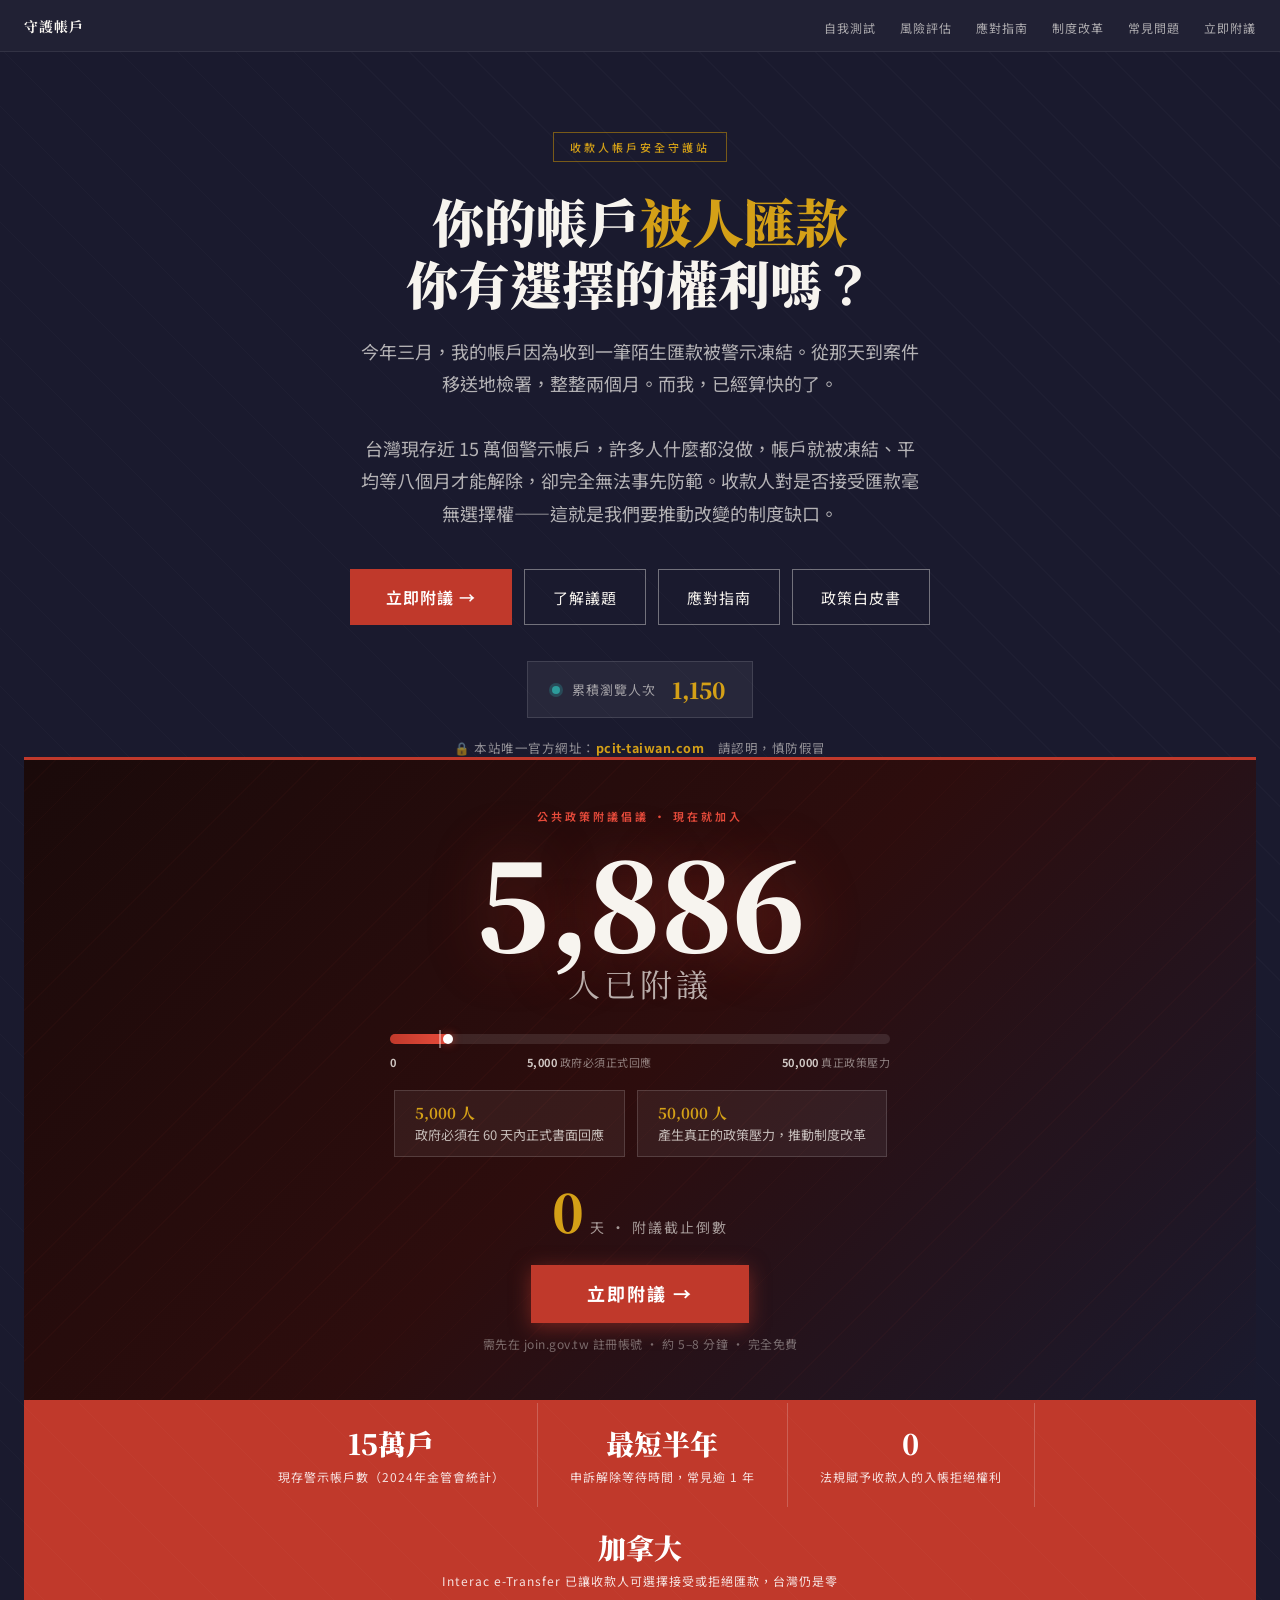
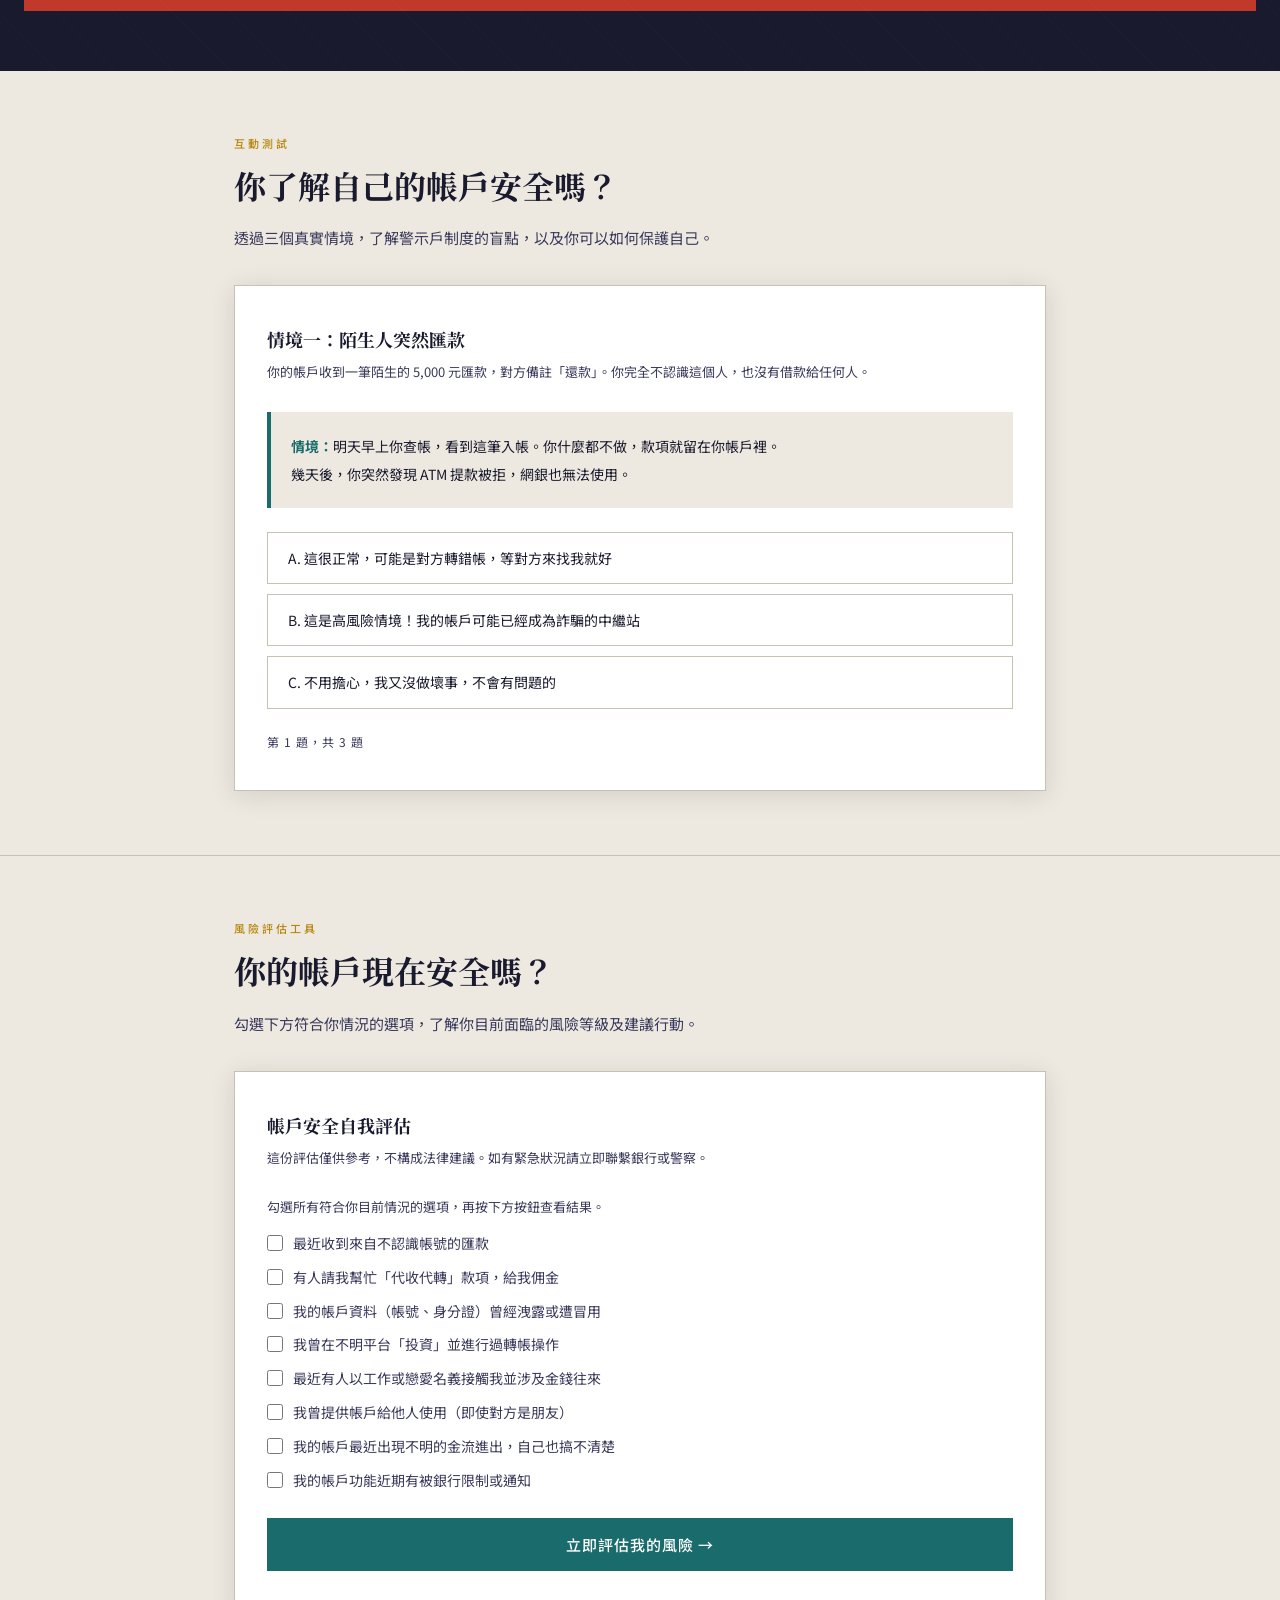
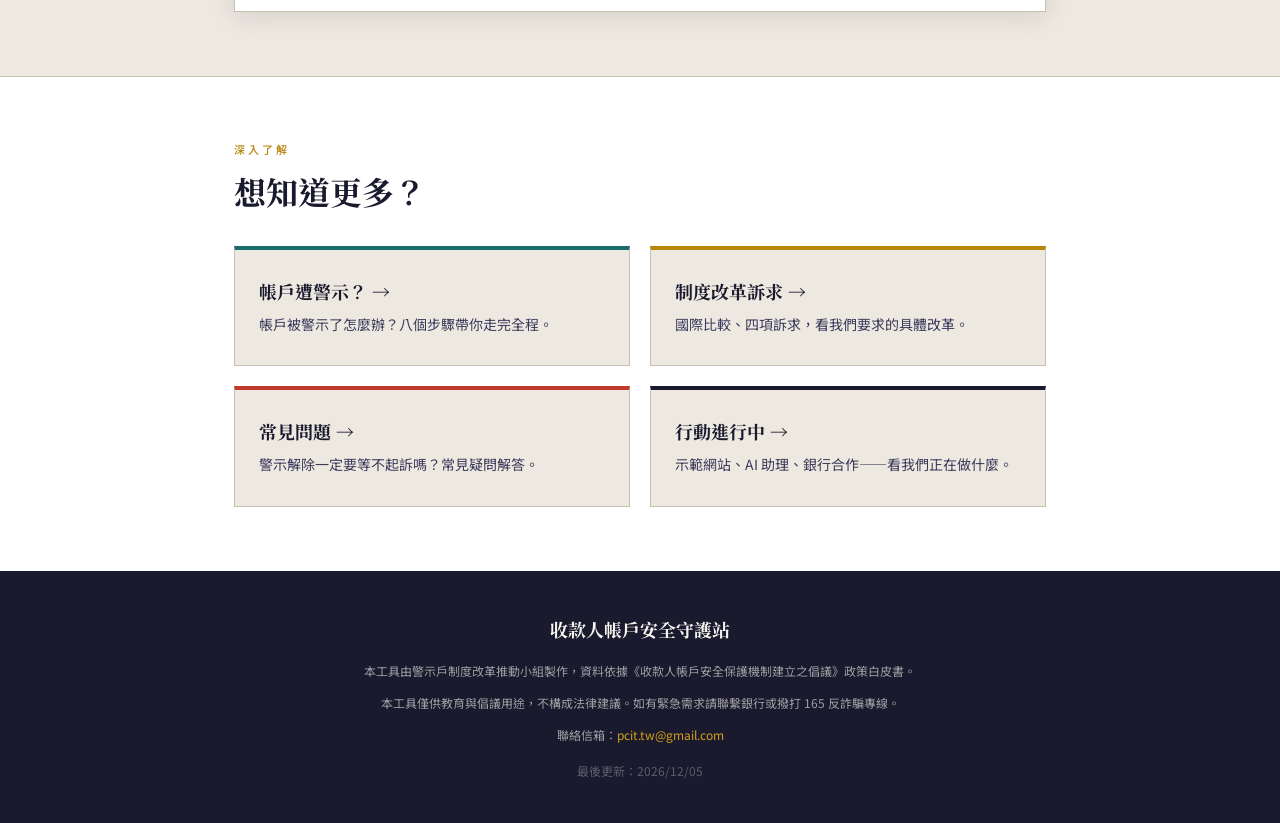
<file: index.html>
﻿<!DOCTYPE html>
<html lang="zh-TW">
<head>
<meta charset="UTF-8">
<meta name="viewport" content="width=device-width, initial-scale=1.0">
<title>收款人帳戶安全守護站</title>

<!-- SEO -->
<meta name="description" content="台灣每年逾 10 萬人帳戶遭警示，平均等八個月才能解除，卻完全無法事先防範。加入我們，推動收款人帳戶保護制度改革。">
<link rel="canonical" href="https://pcit-taiwan.com/">

<!-- Open Graph（Facebook、LINE、Discord 等） -->
<meta property="og:type"        content="website">
<meta property="og:url"         content="https://pcit-taiwan.com/">
<meta property="og:title"       content="收款人帳戶安全守護站｜守護你的帳戶不被誤凍">
<meta property="og:description" content="台灣每年逾 10 萬人帳戶遭警示，平均等八個月才能解除。立即附議，推動制度改革，讓收款人能事先防範！">
<meta property="og:image"       content="https://pcit-taiwan.com/og-image.png">
<meta property="og:image:width"  content="1200">
<meta property="og:image:height" content="630">
<meta property="og:locale"      content="zh_TW">
<meta property="og:site_name"   content="PCIT 收款人帳戶安全守護站">

<!-- Twitter Card -->
<meta name="twitter:card"        content="summary_large_image">
<meta name="twitter:title"       content="收款人帳戶安全守護站｜守護你的帳戶不被誤凍">
<meta name="twitter:description" content="台灣每年逾 10 萬人帳戶遭警示，平均等八個月才能解除。立即附議，推動制度改革！">
<meta name="twitter:image"       content="https://pcit-taiwan.com/og-image.png">
<!-- GoatCounter 訪客統計 -->
<script data-goatcounter="https://pcit-tw.goatcounter.com/count"
        async src="//gc.zgo.at/count.js"></script>
<script async src="https://www.googletagmanager.com/gtag/js?id=G-3T35GVGVVT"></script>
<script>
  window.dataLayer = window.dataLayer || [];
  function gtag(){dataLayer.push(arguments);}
  gtag('js', new Date());
  gtag('config', 'G-3T35GVGVVT');
</script>
<link rel="preconnect" href="https://fonts.googleapis.com">
<link href="https://fonts.googleapis.com/css2?family=Noto+Serif+TC:wght@400;600;700;900&family=Noto+Sans+TC:wght@300;400;500&display=swap" rel="stylesheet">
<link rel="stylesheet" href="styles.css">
</head>
<body>

<nav>
  <span class="nav-logo">守護帳戶</span>
  <ul class="nav-links">
    <li><a href="#quiz">自我測試</a></li>
    <li><a href="#check">風險評估</a></li>
    <li><a href="guide.html">應對指南</a></li>
    <li><a href="policy.html">制度改革</a></li>
    <li><a href="faq.html">常見問題</a></li>
    <li><a href="https://join.gov.tw/idea/detail/ba071237-01f4-40c4-a322-b1c0b16111dd" target="_blank">立即附議</a></li>
  </ul>
</nav>

<!-- HERO -->
<section class="hero">
  <div class="hero-badge">收款人帳戶安全守護站</div>
  <h1>你的帳戶<span>被人匯款</span><br>你有選擇的權利嗎？</h1>
  <p class="hero-sub">今年三月，我的帳戶因為收到一筆陌生匯款被警示凍結。從那天到案件移送地檢署，整整兩個月。而我，已經算快的了。<br><br>台灣現存近 15 萬個警示帳戶，許多人什麼都沒做，帳戶就被凍結、平均等八個月才能解除，卻完全無法事先防範。收款人對是否接受匯款毫無選擇權——這就是我們要推動改變的制度缺口。</p>
  <div class="hero-cta">
    <a href="https://reurl.cc/R2moVe" target="_blank" style="background:var(--red);color:white;border:none;padding:16px 36px;font-family:'Noto Sans TC',sans-serif;font-size:16px;font-weight:600;letter-spacing:1px;text-decoration:none;display:inline-block;transition:all 0.2s;" onmouseover="this.style.background='#e74c3c'" onmouseout="this.style.background='var(--red)'">立即附議 →</a>
    <button class="btn-outline" onclick="document.getElementById('quiz').scrollIntoView({behavior:'smooth'})">了解議題</button>
    <button class="btn-outline" onclick="location.href='guide.html'">應對指南</button>
    <button class="btn-outline" onclick="location.href='policy.html'">政策白皮書</button>
  </div>

  <!-- 訪客計數器 -->
  <div style="
    margin-top: 36px;
    display: flex;
    align-items: center;
    justify-content: center;
    gap: 24px;
    flex-wrap: wrap;
  ">
    <div style="
      display: flex;
      align-items: center;
      gap: 12px;
      background: rgba(255,255,255,0.06);
      border: 1px solid rgba(255,255,255,0.12);
      padding: 12px 24px;
    ">
      <div style="
        width: 8px; height: 8px;
        border-radius: 50%;
        background: #2d9b9b;
        box-shadow: 0 0 0 3px rgba(45,155,155,0.3);
        animation: pulse 2s infinite;
      "></div>
      <span style="font-size: 13px; color: rgba(247,244,239,0.6); letter-spacing: 1px;">累積瀏覽人次</span>
      <span style="
        font-family: 'Noto Serif TC', serif;
        font-size: 22px;
        font-weight: 900;
        color: var(--gold-light);
        min-width: 60px;
      " id="visitorCount">—</span>
    </div>
  </div>

  <!-- 安全聲明：唯一官方網址 -->
  <div style="margin-top: 20px; font-size: 12.5px; color: rgba(247,244,239,0.55); letter-spacing: 0.5px;">
    🔒 本站唯一官方網址：<strong style="color: var(--gold-light);">pcit-taiwan.com</strong>　請認明，慎防假冒
  </div>

  <style>
    @keyframes pulse {
      0%, 100% { box-shadow: 0 0 0 3px rgba(45,155,155,0.3); }
      50% { box-shadow: 0 0 0 6px rgba(45,155,155,0.1); }
    }
  </style>

<!-- PETITION PROGRESS -->
<div class="petition-hero-wrap" id="petition-progress">
  <div class="petition-hero-inner">
    <div class="petition-eyebrow">公共政策附議倡議 · 現在就加入</div>

    <div class="petition-count-big petition-count" id="heroCountNum">—</div>
    <div class="petition-count-unit">人已附議</div>

    <!-- 進度條 / 50000 -->
    <div class="petition-progress-wrap">
      <div class="petition-track">
        <div class="petition-fill" id="heroPetitionFill"></div>
        <!-- 5000 milestone marker at 10% -->
        <div class="petition-milestone-marker" style="left:10%;" title="5,000 人里程碑"></div>
      </div>
      <div class="petition-milestones">
        <span><b>0</b></span>
        <span style="position:relative; left:0;"><b>5,000</b> 政府必須正式回應</span>
        <span><b>50,000</b> 真正政策壓力</span>
      </div>
    </div>

    <!-- 目標說明 pills -->
    <div class="petition-goal-pills">
      <div class="goal-pill">
        <strong>5,000 人</strong>
        政府必須在 60 天內正式書面回應
      </div>
      <div class="goal-pill">
        <strong>50,000 人</strong>
        產生真正的政策壓力，推動制度改革
      </div>
    </div>

    <!-- 倒數天數 -->
    <div class="petition-days-wrap">
      <div class="petition-days-num days-left">—</div>
      <div class="petition-days-label">天 · 附議截止倒數</div>
    </div>

    <!-- 紅色 CTA 按鈕 -->
    <a href="https://reurl.cc/R2moVe" target="_blank" class="petition-cta-btn">立即附議 →</a>
    <div class="petition-note">需先在 join.gov.tw 註冊帳號 · 約 5–8 分鐘 · 完全免費</div>
  </div>
</div>

<!-- STATS -->
<div class="stats-bar">
  <div class="stat-item">
    <span class="stat-num">15萬戶</span>
    <span class="stat-label">現存警示帳戶數（2024年金管會統計）</span>
  </div>
  <div class="stat-item">
    <span class="stat-num">最短半年</span>
    <span class="stat-label">申訴解除等待時間，常見逾 1 年</span>
  </div>
  <div class="stat-item">
    <span class="stat-num">0</span>
    <span class="stat-label">法規賦予收款人的入帳拒絕權利</span>
  </div>
  <div class="stat-item">
    <span class="stat-num">加拿大</span>
    <span class="stat-label">Interac e-Transfer 已讓收款人可選擇接受或拒絕匯款，台灣仍是零</span>
  </div>
</div>
</section>

<!-- QUIZ -->
<div id="quiz" style="background: var(--paper-warm);">
<div class="section">
  <div class="section-label">互動測試</div>
  <div class="section-title">你了解自己的帳戶安全嗎？</div>
  <p class="section-body">透過三個真實情境，了解警示戶制度的盲點，以及你可以如何保護自己。</p>

  <div class="quiz-wrap">
    <!-- Q1 -->
    <div id="q1" class="quiz-q">
      <div class="quiz-title">情境一：陌生人突然匯款</div>
      <p class="quiz-desc">你的帳戶收到一筆陌生的 5,000 元匯款，對方備註「還款」。你完全不認識這個人，也沒有借款給任何人。</p>
      <div class="scenario-box">
        <strong>情境：</strong>明天早上你查帳，看到這筆入帳。你什麼都不做，款項就留在你帳戶裡。<br>
        幾天後，你突然發現 ATM 提款被拒，網銀也無法使用。
      </div>
      <div class="choices">
        <button class="choice-btn" onclick="answer(1, this, false)">A. 這很正常，可能是對方轉錯帳，等對方來找我就好</button>
        <button class="choice-btn" onclick="answer(1, this, true)">B. 這是高風險情境！我的帳戶可能已經成為詐騙的中繼站</button>
        <button class="choice-btn" onclick="answer(1, this, false)">C. 不用擔心，我又沒做壞事，不會有問題的</button>
      </div>
      <div id="result1" class="result-box">
        <h4><span class="correct-tag">✓ 正確認識</span></h4>
        詐騙集團會故意將資金轉入無辜第三方帳戶，再誘導受害者轉帳到這裡，製造「資金中繼」效果。<strong>一旦警示通報啟動，你的帳戶會被凍結，即使你完全不知情。</strong>目前法規沒有任何機制讓你事先拒絕這筆入帳。
      </div>
      <div id="result1w" class="result-box wrong-result">
        <h4><span class="wrong-tag">✗ 這個認知需要修正</span></h4>
        「沒做壞事就沒事」是最危險的誤解。詐騙集團正是利用這種心理。你的帳戶可能在毫無預警的情況下被列為警示戶，導致帳戶全面凍結，自動扣款失敗，薪資無法入帳。<strong>等發現問題時，損害已經發生。</strong>
      </div>
    </div>

    <!-- Q2 -->
    <div id="q2" class="quiz-q" style="display:none">
      <div class="quiz-title">情境二：求職廣告裡的陷阱</div>
      <p class="quiz-desc">你在求職平台看到一份「協助代收款項、抽取佣金」的工作，對方要求你提供帳號讓他們匯款，你再轉出去。</p>
      <div class="scenario-box">
        <strong>情境：</strong>你覺得只是幫忙收款轉帳，又不是詐騙，<br>而且還有佣金可以拿，應該沒問題吧？
      </div>
      <div class="choices">
        <button class="choice-btn" onclick="answer(2, this, false)">A. 只要是合法匯款，協助轉帳就沒有問題</button>
        <button class="choice-btn" onclick="answer(2, this, false)">B. 看對方是否有合法公司登記，有的話就可以做</button>
        <button class="choice-btn" onclick="answer(2, this, true)">C. 這是「車手」或「人頭帳戶」招募！絕對不能參與</button>
      </div>
      <div id="result2" class="result-box">
        <h4><span class="correct-tag">✓ 正確認識</span></h4>
        這是詐騙集團招募「車手」的經典話術。<strong>即使你真的不知情，只要帳戶被用於詐騙金流，你就會被列為警示戶，甚至可能面臨刑事責任。</strong>任何「代收轉帳」的工作機會，都是詐騙。
      </div>
      <div id="result2w" class="result-box wrong-result">
        <h4><span class="wrong-tag">✗ 這個認知需要修正</span></h4>
        沒有任何方法可以驗證這類「工作」的合法性，因為詐騙集團會偽造所有文件。<strong>「代收轉帳」就等於提供人頭帳戶，無一例外。</strong>一旦涉及，帳戶立刻被警示，甚至面臨洗錢相關罪責。
      </div>
    </div>

    <!-- Q3 -->
    <div id="q3" class="quiz-q" style="display:none">
      <div class="quiz-title">情境三：帳戶被警示了，怎麼辦？</div>
      <p class="quiz-desc">你的帳戶剛剛被銀行通知列為警示戶，所有提款與轉帳功能已被停止。下列哪個做法最正確？</p>
      <div class="scenario-box">
        <strong>情境：</strong>房貸下個禮拜要自動扣款，薪水也要入帳，<br>但現在所有功能都停用了。你最應該先做什麼？
      </div>
      <div class="choices">
        <button class="choice-btn" onclick="answer(3, this, false)">A. 等警察通知，他們會主動來處理的</button>
        <button class="choice-btn" onclick="answer(3, this, true)">B. 立即聯繫銀行了解原因，同時準備申訴並通知雇主更換薪資帳戶</button>
        <button class="choice-btn" onclick="answer(3, this, false)">C. 去警察局自首，說明自己不知情</button>
      </div>
      <div id="result3" class="result-box">
        <h4><span class="correct-tag">✓ 正確認識</span></h4>
        <strong>主動出擊是關鍵。</strong>你應該：① 立即打電話給銀行，詢問警示原因與申訴程序；② 通知公司人資，將薪資改匯至其他帳戶；③ 處理即將到期的自動扣款（如房貸、保費）；④ 若有明確被害情形，可向警察局報案取得受理編號，有助申訴。
      </div>
      <div id="result3w" class="result-box wrong-result">
        <h4><span class="wrong-tag">✗ 這個認知需要修正</span></h4>
        <strong>等待是最糟的選擇。</strong>被動等待會讓你的房貸扣款失敗、薪水無法入帳、信用受損。你需要主動聯繫銀行了解情況、申訴，並緊急處理所有相關財務安排。每一天的延誤都是損失。
      </div>
    </div>

    <!-- Score -->
    <div id="scorePanel" class="score-final">
      <div class="score-circle">
        <span class="num" id="scoreNum">0</span>
        <span class="denom">/ 3</span>
      </div>
      <div class="score-msg" id="scoreMsg"></div>
      <div class="score-sub" id="scoreSub"></div>
      <button class="btn-primary" onclick="restartQuiz()">重新測試</button>
    </div>

    <div class="quiz-nav">
      <span class="quiz-progress" id="qProgress">第 1 題，共 3 題</span>
      <button class="btn-next" id="btnNext" onclick="nextQ()">下一題 →</button>
    </div>
  </div>
</div>
</div>

<hr class="divider">

<!-- RISK CHECK -->
<div id="check" style="background: var(--paper-warm);">
<div class="section">
  <div class="section-label">風險評估工具</div>
  <div class="section-title">你的帳戶現在安全嗎？</div>
  <p class="section-body">勾選下方符合你情況的選項，了解你目前面臨的風險等級及建議行動。</p>

  <div class="check-wrap">
    <div class="quiz-title">帳戶安全自我評估</div>
    <p class="quiz-desc">這份評估僅供參考，不構成法律建議。如有緊急狀況請立即聯繫銀行或警察。</p>

    <div id="riskForm">
      <p style="font-size:13px; color:var(--ink-soft); margin-bottom:16px;">勾選所有符合你目前情況的選項，再按下方按鈕查看結果。</p>
      <label class="checkbox-row"><input type="checkbox" id="r1"> 最近收到來自不認識帳號的匯款</label>
      <label class="checkbox-row"><input type="checkbox" id="r2"> 有人請我幫忙「代收代轉」款項，給我佣金</label>
      <label class="checkbox-row"><input type="checkbox" id="r3"> 我的帳戶資料（帳號、身分證）曾經洩露或遭冒用</label>
      <label class="checkbox-row"><input type="checkbox" id="r4"> 我曾在不明平台「投資」並進行過轉帳操作</label>
      <label class="checkbox-row"><input type="checkbox" id="r5"> 最近有人以工作或戀愛名義接觸我並涉及金錢往來</label>
      <label class="checkbox-row"><input type="checkbox" id="r6"> 我曾提供帳戶給他人使用（即使對方是朋友）</label>
      <label class="checkbox-row"><input type="checkbox" id="r7"> 我的帳戶最近出現不明的金流進出，自己也搞不清楚</label>
      <label class="checkbox-row"><input type="checkbox" id="r8"> 我的帳戶功能近期有被銀行限制或通知</label>
      <button type="button" class="btn-check" onclick="checkRisk()" style="cursor:pointer; position:relative; z-index:1;">立即評估我的風險 →</button>
    </div>

    <div id="riskResult" class="risk-result">
      <div class="risk-level" id="riskLevel"></div>
      <ul class="risk-list" id="riskActions"></ul>
    </div>
  </div>
</div>
</div>

<hr class="divider">

<!-- EXPLORE 深入了解 -->
<div style="background: #ffffff;">
<div class="section">
  <div class="section-label">深入了解</div>
  <div class="section-title">想知道更多？</div>
  <div style="display:grid; grid-template-columns:repeat(auto-fit, minmax(260px, 1fr)); gap:20px; margin-top:32px;">
    <a href="guide.html" style="display:block; cursor:pointer; border:1px solid var(--border); border-top:4px solid var(--teal); background:var(--paper-warm); padding:28px 24px; text-decoration:none; transition:transform 0.2s, box-shadow 0.2s, border-color 0.2s;" onmouseover="this.style.transform='translateY(-4px)';this.style.boxShadow='0 8px 24px var(--shadow)';this.style.borderColor='var(--teal)'" onmouseout="this.style.transform='';this.style.boxShadow='';this.style.borderColor='var(--border)'">
      <div style="font-family:'Noto Serif TC',serif; font-size:18px; font-weight:700; color:var(--ink); margin-bottom:8px;">帳戶遭警示？ →</div>
      <div style="font-size:14px; color:var(--ink-soft); line-height:1.8;">帳戶被警示了怎麼辦？八個步驟帶你走完全程。</div>
    </a>
    <a href="policy.html" style="display:block; cursor:pointer; border:1px solid var(--border); border-top:4px solid var(--gold); background:var(--paper-warm); padding:28px 24px; text-decoration:none; transition:transform 0.2s, box-shadow 0.2s, border-color 0.2s;" onmouseover="this.style.transform='translateY(-4px)';this.style.boxShadow='0 8px 24px var(--shadow)';this.style.borderColor='var(--gold)'" onmouseout="this.style.transform='';this.style.boxShadow='';this.style.borderColor='var(--border)'">
      <div style="font-family:'Noto Serif TC',serif; font-size:18px; font-weight:700; color:var(--ink); margin-bottom:8px;">制度改革訴求 →</div>
      <div style="font-size:14px; color:var(--ink-soft); line-height:1.8;">國際比較、四項訴求，看我們要求的具體改革。</div>
    </a>
    <a href="faq.html" style="display:block; cursor:pointer; border:1px solid var(--border); border-top:4px solid var(--red); background:var(--paper-warm); padding:28px 24px; text-decoration:none; transition:transform 0.2s, box-shadow 0.2s, border-color 0.2s;" onmouseover="this.style.transform='translateY(-4px)';this.style.boxShadow='0 8px 24px var(--shadow)';this.style.borderColor='var(--red)'" onmouseout="this.style.transform='';this.style.boxShadow='';this.style.borderColor='var(--border)'">
      <div style="font-family:'Noto Serif TC',serif; font-size:18px; font-weight:700; color:var(--ink); margin-bottom:8px;">常見問題 →</div>
      <div style="font-size:14px; color:var(--ink-soft); line-height:1.8;">警示解除一定要等不起訴嗎？常見疑問解答。</div>
    </a>
    <a href="action.html" style="display:block; cursor:pointer; border:1px solid var(--border); border-top:4px solid var(--ink); background:var(--paper-warm); padding:28px 24px; text-decoration:none; transition:transform 0.2s, box-shadow 0.2s, border-color 0.2s;" onmouseover="this.style.transform='translateY(-4px)';this.style.boxShadow='0 8px 24px var(--shadow)';this.style.borderColor='var(--ink)'" onmouseout="this.style.transform='';this.style.boxShadow='';this.style.borderColor='var(--border)'">
      <div style="font-family:'Noto Serif TC',serif; font-size:18px; font-weight:700; color:var(--ink); margin-bottom:8px;">行動進行中 →</div>
      <div style="font-size:14px; color:var(--ink-soft); line-height:1.8;">示範網站、AI 助理、銀行合作——看我們正在做什麼。</div>
    </a>
  </div>
</div>
</div>

<footer>
  <div class="footer-logo">收款人帳戶安全守護站</div>
  <p>本工具由警示戶制度改革推動小組製作，資料依據《收款人帳戶安全保護機制建立之倡議》政策白皮書。</p>
  <p style="margin-top: 8px;">本工具僅供教育與倡議用途，不構成法律建議。如有緊急需求請聯繫銀行或撥打 165 反詐騙專線。</p>
  <p style="margin-top: 8px;">聯絡信箱：<a href="mailto:pcit.tw@gmail.com">pcit.tw@gmail.com</a></p>
  <p style="margin-top: 12px; opacity: 0.5;">最後更新：<script>document.write(new Date().toLocaleDateString('zh-TW', { year: 'numeric', month: '2-digit', day: '2-digit' }))</script></p>
</footer>

<script>
  let currentQ = 1;
  let score = 0;
  let answered = [false, false, false];

  function answer(qNum, btn, isCorrect) {
    if (answered[qNum - 1]) return;
    answered[qNum - 1] = true;

    const choices = btn.parentElement.querySelectorAll('.choice-btn');
    choices.forEach(b => b.disabled = true);

    if (isCorrect) {
      btn.classList.add('correct');
      score++;
      document.getElementById('result' + qNum).classList.add('show');
    } else {
      btn.classList.add('wrong');
      document.getElementById('result' + qNum + 'w').classList.add('show');
      // also highlight correct
      choices.forEach(b => {
        if (b.onclick.toString().includes('true')) b.classList.add('correct');
      });
    }

    const btnNext = document.getElementById('btnNext');
    btnNext.classList.add('show');
    if (qNum === 3) {
      btnNext.textContent = '查看結果 →';
    }
  }

  function nextQ() {
    if (currentQ < 3) {
      document.getElementById('q' + currentQ).style.display = 'none';
      currentQ++;
      document.getElementById('q' + currentQ).style.display = 'block';
      document.getElementById('qProgress').textContent = `第 ${currentQ} 題，共 3 題`;
      document.getElementById('btnNext').classList.remove('show');
      if (currentQ === 3) {
        document.getElementById('btnNext').textContent = '查看結果 →';
      }
    } else {
      showScore();
    }
  }

  function showScore() {
    document.getElementById('q3').style.display = 'none';
    document.getElementById('btnNext').style.display = 'none';
    document.getElementById('qProgress').style.display = 'none';
    document.getElementById('scorePanel').classList.add('show');
    document.getElementById('scoreNum').textContent = score;

    const msgs = [
      ['需要加強了解', '帳戶安全知識需要提升。請仔細閱讀本頁的應對指南，並立即進行風險評估。'],
      ['有一定認識，但仍有盲點', '你已了解部分風險，但仍有一些情境可能讓你措手不及。建議完整閱讀應對指南。'],
      ['認識良好，但制度仍保護不了你', '你的帳戶安全意識很好！但即使如此，現行制度仍無法讓你事先拒絕可疑入帳。這正是我們推動改革的原因。'],
      ['非常了解！', '你的帳戶安全意識非常高。請繼續支持我們的政策倡議，讓每個人都能擁有這樣的保護機制。']
    ];
    document.getElementById('scoreMsg').textContent = msgs[score][0];
    document.getElementById('scoreSub').textContent = msgs[score][1];
  }

  function restartQuiz() {
    currentQ = 1; score = 0; answered = [false, false, false];
    for (let i = 1; i <= 3; i++) {
      const qEl = document.getElementById('q' + i);
      qEl.style.display = i === 1 ? 'block' : 'none';
      qEl.querySelectorAll('.choice-btn').forEach(b => {
        b.disabled = false;
        b.classList.remove('correct', 'wrong');
      });
      const r = document.getElementById('result' + i);
      const rw = document.getElementById('result' + i + 'w');
      if (r) r.classList.remove('show');
      if (rw) rw.classList.remove('show');
    }
    document.getElementById('scorePanel').classList.remove('show');
    document.getElementById('btnNext').classList.remove('show');
    document.getElementById('btnNext').style.display = '';
    document.getElementById('btnNext').textContent = '下一題 →';
    document.getElementById('qProgress').style.display = '';
    document.getElementById('qProgress').textContent = '第 1 題，共 3 題';
  }

  function checkRisk() {
    var c = [];
    for (var i = 1; i <= 8; i++) {
      c.push(document.getElementById('r' + i).checked);
    }
    var count = 0;
    for (var j = 0; j < c.length; j++) { if (c[j]) count++; }

    var resultEl  = document.getElementById('riskResult');
    var levelEl   = document.getElementById('riskLevel');
    var actionsEl = document.getElementById('riskActions');

    resultEl.classList.remove('risk-high', 'risk-medium', 'risk-low');

    var level, actions;

    if (c[7]) {
      level = '⚠️ 緊急：你的帳戶已被警示，請立即行動';
      resultEl.classList.add('risk-high');
      actions = ['立即撥打開戶銀行客服，詢問警示原因與申訴程序','今天通知公司人資，將薪資改匯至其他帳戶','緊急檢查所有自動扣款（房貸、保費、水電），逐一處理','前往警察局報案，取得三聯單（受理編號）','向金管會申訴專線反映：02-8968-0899','可免費諮詢法律扶助基金會了解你的法律權利'];
    } else if (count === 0) {
      level = '🟢 目前無明顯風險，但制度仍有盲點';
      resultEl.classList.add('risk-low');
      actions = ['即使現在安全，現行制度仍無法讓你事先拒絕可疑入帳','建議啟用網銀交易即時通知簡訊，掌握帳戶動態','告知家人及長輩此類風險，提高整體警覺','支持收款人保護機制的政策倡議，保護更多人'];
    } else if (count >= 3 || c[1] || c[5]) {
      level = '🔴 高風險：你的帳戶可能正面臨威脅';
      resultEl.classList.add('risk-high');
      actions = ['立即停止任何「代收代轉」相關行為，這涉及刑事責任','若帳戶資料外洩，立即聯繫銀行申請帳號變更或強化驗證','拒絕任何涉及金錢往來的陌生接觸','主動聯繫銀行了解帳戶近期異常情況','撥打 165 反詐騙專線告知你的情況，尋求指引'];
    } else {
      level = '🟡 中度風險：有若干警訊需要注意';
      resultEl.classList.add('risk-medium');
      actions = ['不要留下來自不明帳號的匯款，聯繫銀行詢問退回方式','啟用網路銀行的交易通知簡訊功能，即時掌握金流','定期查詢帳戶往來明細，發現異常立即通報銀行','「代收轉帳」類工作機會一律拒絕，這是詐騙招募','向親友分享此資訊，提高周遭人的警覺'];
    }

    levelEl.textContent = level;
    var html = '';
    for (var k = 0; k < actions.length; k++) { html += '<li>' + actions[k] + '</li>'; }
    actionsEl.innerHTML = html;
    resultEl.classList.add('show');
    setTimeout(function(){ resultEl.scrollIntoView({ behavior: 'smooth', block: 'nearest' }); }, 100);
  }

  // ════════════════════════════════════════════════
  // ██  全站設定（只需在這裡改數字）
  // ════════════════════════════════════════════════
  var PCIT_CONFIG = {
    // 訪客人次備用值：count.json 無 visitors 欄位時顯示
    // → GitHub Actions 每天自動更新；如手動需要，也可直接改這裡
    manualVisitorCount: 1150,

    // 附議數備用值：data/count.json 失敗時顯示
    fallbackSignatures: 5612,

    // 附議目標
    goalSmall: 5000,
    goalBig:   50000,
  };
  // ════════════════════════════════════════════════

  var GOAL      = PCIT_CONFIG.goalSmall;
  var GOAL_BIG  = PCIT_CONFIG.goalBig;

  // ── 工具函式：數字滾動動畫 ──────────────────────
  function animateNumber(el, target, duration) {
    duration = duration || 1400;
    var start = 0;
    var step  = Math.ceil(target / (duration / 16));
    var timer = setInterval(function() {
      start += step;
      if (start >= target) { start = target; clearInterval(timer); }
      el.textContent = start.toLocaleString();
    }, 16);
  }

  // ── 更新附議數到所有顯示點 ──────────────────────
  function applyCount(count) {
    var heroEl = document.getElementById('heroCountNum');
    document.querySelectorAll('.petition-count').forEach(function(el) {
      if (el === heroEl) {
        animateNumber(el, count, 1600);   // Hero 大字：滾動動畫
      } else {
        el.textContent = count.toLocaleString();
      }
    });
    // 進度條
    var fill = document.getElementById('heroPetitionFill');
    if (fill) {
      var pct = Math.min((count / GOAL_BIG) * 100, 100);
      setTimeout(function() { fill.style.width = pct + '%'; }, 400);
    }
  }

  // ── 附議數 + 瀏覽人次抓取 ──────────────────────────
  // 顯示值 = Max(各來源, PCIT_CONFIG 手動設定值)：只會往上，不會倒退
  // 附議數來源：data/count.json（GitHub Actions 每天爬 join.gov.tw）
  // 瀏覽人次來源：GoatCounter 公開 API（即時）＋ count.json（備援）
  function fetchCount() {
    fetch('data/count.json?_=' + Date.now())
      .then(function(r) { return r.json(); })
      .then(function(data) {
        var scraped = data.signatures || data.count || 0;
        applyCount(Math.max(scraped, PCIT_CONFIG.fallbackSignatures));
        showVisitors(data.visitors || 0);
      })
      .catch(function() {
        applyCount(PCIT_CONFIG.fallbackSignatures);
        showVisitors(0);
      });
  }

  // 瀏覽人次：GoatCounter 即時 API 為準（自動累積），抓取失敗才退回備援值
  function showVisitors(fromJson) {
    var visEl = document.getElementById('visitorCount');
    if (!visEl) return;
    // 先顯示備援值當 placeholder（count.json 或 PCIT_CONFIG）
    var base = Math.max(fromJson, PCIT_CONFIG.manualVisitorCount);
    animateNumber(visEl, base, 1500);

    // GoatCounter 公開計數 API（免 token，瀏覽器可直接呼叫）
    // 抓取成功就「一律」採用即時數字——這才是真實累積值，不再被 floor 擋住
    fetch('https://pcit-tw.goatcounter.com/counter/TOTAL.json')
      .then(function(r) { return r.json(); })
      .then(function(gc) {
        if (gc && gc.count) {
          var live = parseInt(String(gc.count).replace(/[^0-9]/g, ''), 10);
          if (live > 0) visEl.textContent = live.toLocaleString();
        }
      })
      .catch(function() { /* 即時抓取失敗就維持 base，不報錯 */ });
  }

  // ── 天數倒數（動態計算）─────────────────────────
  (function() {
    var deadline = new Date('2026-07-10T23:59:59+08:00');
    var today    = new Date();
    today.setHours(0, 0, 0, 0);
    var daysLeft = Math.max(0, Math.ceil((deadline - today) / (1000 * 60 * 60 * 24)));
    document.querySelectorAll('.days-left').forEach(function(el) {
      el.textContent = daysLeft;
    });
  })();

  // ── 舊版相容 stub（保留被呼叫的函式名稱）───────
  function updateCounter(count) {
    var modalEl = document.getElementById('modalCountNum');
    if (modalEl) modalEl.textContent = count.toLocaleString();
  }
  function animateCount(el, target) { animateNumber(el, target, 1200); }
  function loadVisitorCount() {} // 已整合至 fetchCount()，保留空函式避免舊呼叫報錯

  // ── 頁面載入 ────────────────────────────────────
  fetchCount();

  function onSignClick() {
    // 點連署連結後延遲更新計數（讓用戶填完表單回來時看到）
    setTimeout(fetchCount, 5000);
  }

  function submitForm(formId, successId) {
    document.getElementById(formId).style.display = 'none';
    document.getElementById(successId).classList.add('show');
  }

  function openModal(id) {
    document.getElementById(id).classList.add('open');
    document.body.style.overflow = 'hidden';
  }
  function closeModal(id) {
    document.getElementById(id).classList.remove('open');
    document.body.style.overflow = '';
  }
  function closeModalOutside(e, id) {
    if (e.target === document.getElementById(id)) closeModal(id);
  }
  function submitForm(formId, successId) {
    document.getElementById(formId).style.display = 'none';
    document.getElementById(successId).classList.add('show');
  }

  function copyLink() {
    var url = window.location.href;
    var confirm = document.getElementById('copyConfirm');
    var btn = document.getElementById('copyBtn');
    if (navigator.clipboard && navigator.clipboard.writeText) {
      navigator.clipboard.writeText(url).then(function() {
        confirm.style.display = 'block';
        btn.style.borderColor = 'var(--teal)';
      }).catch(function() { fallbackCopy(url, confirm, btn); });
    } else {
      fallbackCopy(url, confirm, btn);
    }
  }
  function fallbackCopy(url, confirm, btn) {
    var ta = document.createElement('textarea');
    ta.value = url; ta.style.position = 'fixed'; ta.style.opacity = '0';
    document.body.appendChild(ta); ta.focus(); ta.select();
    try { document.execCommand('copy'); confirm.style.display = 'block'; if(btn) btn.style.borderColor = 'var(--teal)'; }
    catch(e) { confirm.textContent = '請手動複製此連結：' + url; confirm.style.display = 'block'; }
    document.body.removeChild(ta);
  }

  // Scroll animation for steps
  const observer = new IntersectionObserver((entries) => {
    entries.forEach(e => {
      if (e.isIntersecting) {
        e.target.classList.add('visible');
        observer.unobserve(e.target);
      }
    });
  }, { threshold: 0.15 });

  document.querySelectorAll('.step-item').forEach((el, i) => {
    el.style.transitionDelay = `${i * 0.08}s`;
    observer.observe(el);
  });
</script>
</body>
</html>
</file>
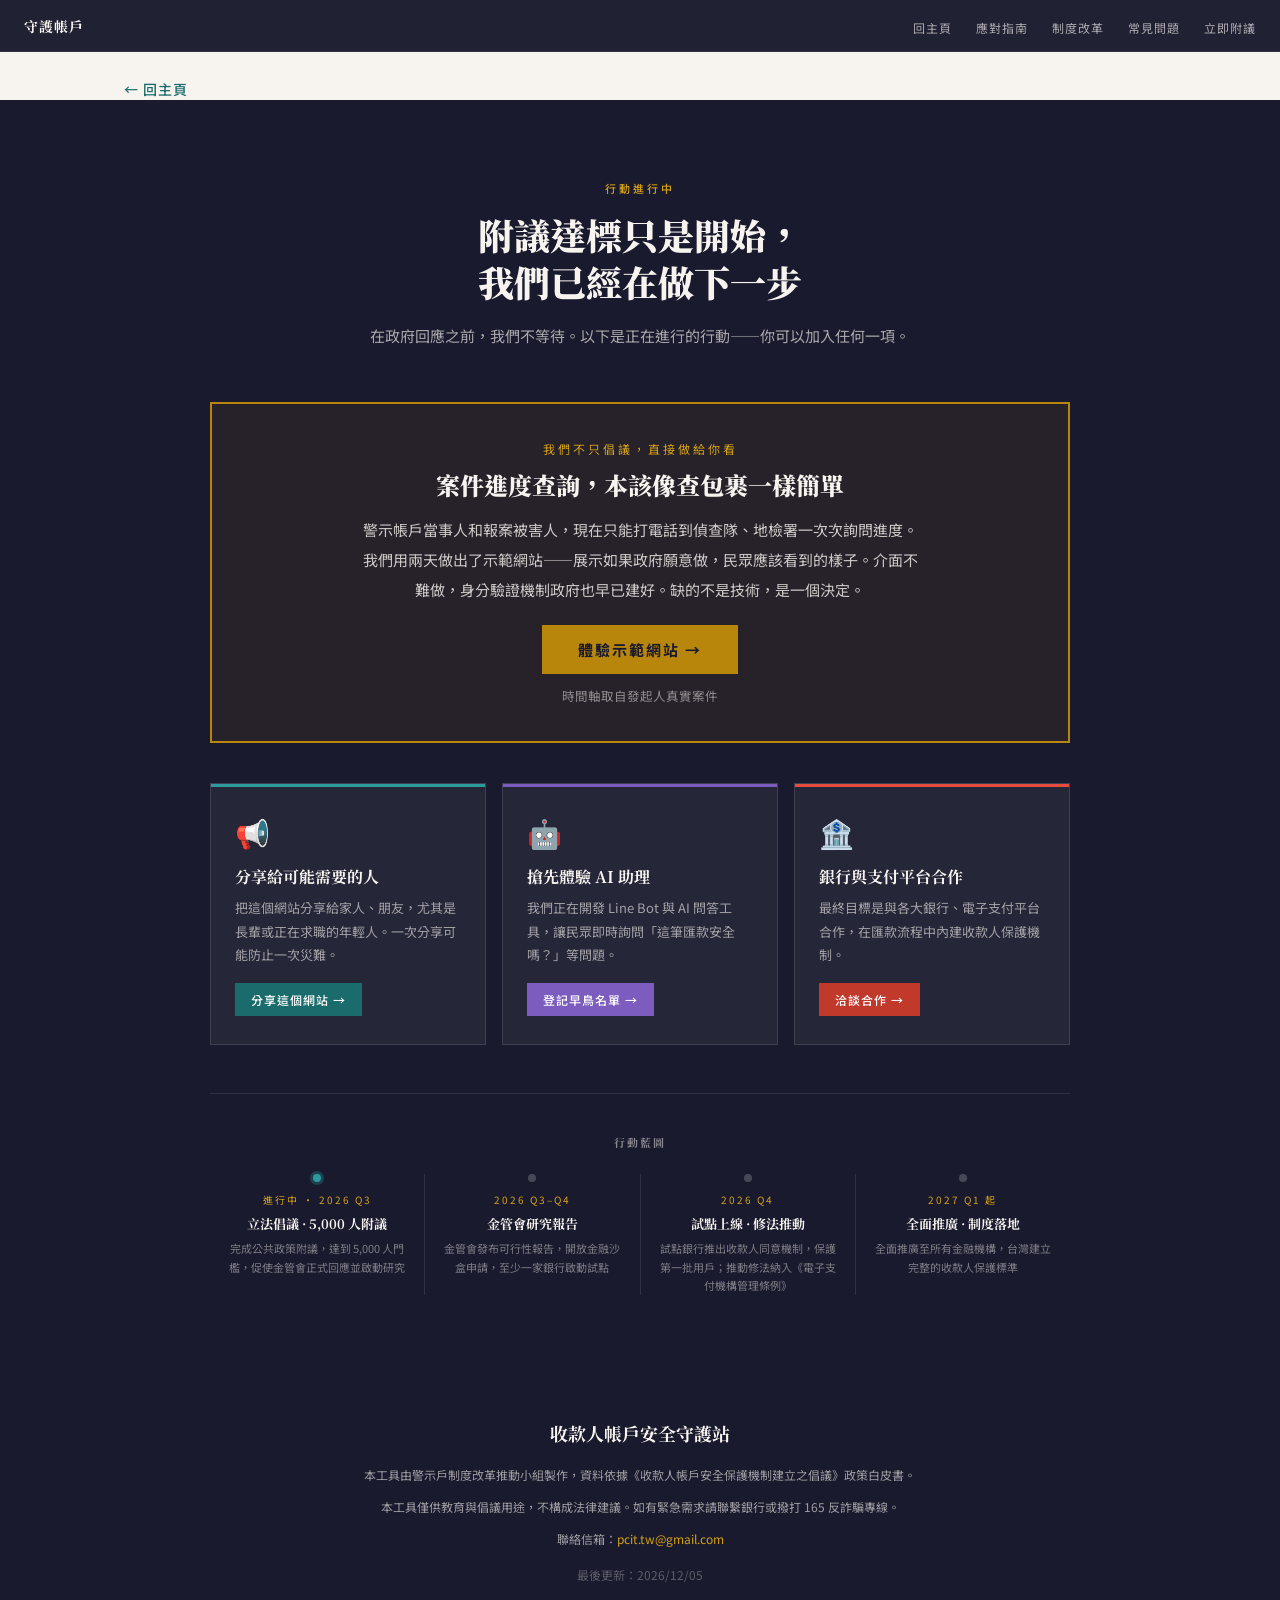
<file: action.html>
﻿<!DOCTYPE html>
<html lang="zh-TW">
<head>
<meta charset="UTF-8">
<meta name="viewport" content="width=device-width, initial-scale=1.0">
<title>行動進行中｜收款人帳戶安全守護站</title>
<meta name="description" content="PCIT 倡議正在進行的行動：案件進度查詢示範網站、分享推廣、AI 助理早鳥名單、銀行合作洽談與行動藍圖。">
<script data-goatcounter="https://pcit-tw.goatcounter.com/count"
        async src="//gc.zgo.at/count.js"></script>
<link rel="preconnect" href="https://fonts.googleapis.com">
<link href="https://fonts.googleapis.com/css2?family=Noto+Serif+TC:wght@400;600;700;900&family=Noto+Sans+TC:wght@300;400;500&display=swap" rel="stylesheet">
<link rel="stylesheet" href="styles.css">
</head>
<body>

<nav>
  <span class="nav-logo">守護帳戶</span>
  <ul class="nav-links">
    <li><a href="index.html">回主頁</a></li>
    <li><a href="guide.html">應對指南</a></li>
    <li><a href="policy.html">制度改革</a></li>
    <li><a href="faq.html">常見問題</a></li>
    <li><a href="https://join.gov.tw/idea/detail/ba071237-01f4-40c4-a322-b1c0b16111dd" target="_blank">立即附議</a></li>
  </ul>
</nav>

<div style="max-width:1080px; margin:0 auto; padding:24px 24px 0;">
  <a href="index.html" style="display:inline-block; font-size:14px; color:var(--teal); text-decoration:none; font-weight:500; letter-spacing:1px;">&larr; 回主頁</a>
</div>

<!-- CTA -->
<section id="cta" class="cta-section">
  <div class="cta-inner">
    <div class="cta-label">行動進行中</div>
    <h2 class="cta-title">附議達標只是開始，<br>我們已經在做下一步</h2>
    <p class="cta-sub">在政府回應之前，我們不等待。以下是正在進行的行動——你可以加入任何一項。</p>

    <!-- Demo 展示區 -->
    <div style="
      border: 2px solid var(--gold);
      background: rgba(184,134,11,0.08);
      padding: 36px 32px; margin-bottom: 40px;
      position:relative; z-index:5; text-align:center;">
      <div style="font-size:12px; letter-spacing:3px; color:var(--gold-light); margin-bottom:10px;">我們不只倡議，直接做給你看</div>
      <h3 style="font-family:'Noto Serif TC',serif; font-size:24px; font-weight:900; color:var(--paper); margin-bottom:12px; line-height:1.5;">案件進度查詢，本該像查包裹一樣簡單</h3>
      <p style="font-size:15px; color:rgba(247,244,239,0.8); line-height:2; margin:0 auto 20px; max-width:560px;">
        警示帳戶當事人和報案被害人，現在只能打電話到偵查隊、地檢署一次次詢問進度。我們用兩天做出了示範網站——展示如果政府願意做，民眾應該看到的樣子。介面不難做，身分驗證機制政府也早已建好。缺的不是技術，是一個決定。
      </p>
      <a href="/case-tracker-demo.html" target="_blank" style="
        display:inline-block; background:var(--gold); color:var(--ink);
        padding:14px 36px; font-size:15px; font-weight:700; letter-spacing:2px;
        text-decoration:none; position:relative; z-index:10;">體驗示範網站 →</a>
      <span style="display:block; margin-top:12px; font-size:12.5px; color:rgba(247,244,239,0.5);">時間軸取自發起人真實案件</span>
    </div>

    <div class="cta-cards">
      <div class="cta-card card-share">
        <div class="cta-card-icon">📢</div>
        <h3>分享給可能需要的人</h3>
        <p>把這個網站分享給家人、朋友，尤其是長輩或正在求職的年輕人。一次分享可能防止一次災難。</p>
        <button class="cta-card-btn" onclick="openModal('shareModal')">分享這個網站 →</button>
      </div>

      <div class="cta-card card-ai">
        <div class="cta-card-icon">🤖</div>
        <h3>搶先體驗 AI 助理</h3>
        <p>我們正在開發 Line Bot 與 AI 問答工具，讓民眾即時詢問「這筆匯款安全嗎？」等問題。</p>
        <button class="cta-card-btn" onclick="openModal('aiModal')">登記早鳥名單 →</button>
      </div>

      <div class="cta-card card-partner">
        <div class="cta-card-icon">🏦</div>
        <h3>銀行與支付平台合作</h3>
        <p>最終目標是與各大銀行、電子支付平台合作，在匯款流程中內建收款人保護機制。</p>
        <button class="cta-card-btn" onclick="openModal('partnerModal')">洽談合作 →</button>
      </div>
    </div>

    <div class="cta-roadmap">
      <div class="cta-roadmap-title">行動藍圖</div>
      <div class="roadmap-track">
        <div class="roadmap-step">
          <div class="roadmap-dot dot-now"></div>
          <div class="roadmap-phase">進行中 · 2026 Q3</div>
          <h4>立法倡議 · 5,000 人附議</h4>
          <p>完成公共政策附議，達到 5,000 人門檻，促使金管會正式回應並啟動研究</p>
        </div>
        <div class="roadmap-step">
          <div class="roadmap-dot dot-future"></div>
          <div class="roadmap-phase">2026 Q3–Q4</div>
          <h4>金管會研究報告</h4>
          <p>金管會發布可行性報告，開放金融沙盒申請，至少一家銀行啟動試點</p>
        </div>
        <div class="roadmap-step">
          <div class="roadmap-dot dot-future"></div>
          <div class="roadmap-phase">2026 Q4</div>
          <h4>試點上線 · 修法推動</h4>
          <p>試點銀行推出收款人同意機制，保護第一批用戶；推動修法納入《電子支付機構管理條例》</p>
        </div>
        <div class="roadmap-step">
          <div class="roadmap-dot dot-future"></div>
          <div class="roadmap-phase">2027 Q1 起</div>
          <h4>全面推廣 · 制度落地</h4>
          <p>全面推廣至所有金融機構，台灣建立完整的收款人保護標準</p>
        </div>
      </div>
    </div>
  </div>
</section>

<!-- MODALS -->
<style>
.modal-overlay {
  display: none; position: fixed; inset: 0; z-index: 999;
  background: rgba(10,10,20,0.7); backdrop-filter: blur(4px);
  align-items: center; justify-content: center; padding: 24px;
}
.modal-overlay.open { display: flex; animation: fadeDown 0.25s ease; }
.modal-box {
  background: var(--paper); max-width: 480px; width: 100%;
  padding: 40px 36px; position: relative; max-height: 90vh; overflow-y: auto;
  box-shadow: 0 24px 64px rgba(0,0,0,0.35);
}
.modal-close {
  position: absolute; top: 16px; right: 20px; font-size: 22px;
  background: none; border: none; cursor: pointer; color: var(--ink-soft);
  line-height: 1;
}
.modal-close:hover { color: var(--ink); }
.modal-title {
  font-family: 'Noto Serif TC', serif; font-size: 20px; font-weight: 700;
  color: var(--ink); margin-bottom: 8px;
}
.modal-sub {
  font-size: 13px; color: var(--ink-soft); line-height: 1.8; margin-bottom: 24px;
  padding-bottom: 20px; border-bottom: 1px solid var(--border);
}
.modal-field { margin-bottom: 16px; }
.modal-field label {
  display: block; font-size: 12px; font-weight: 500; letter-spacing: 1px;
  color: var(--ink-soft); margin-bottom: 6px; text-transform: uppercase;
}
.modal-field input, .modal-field select, .modal-field textarea {
  width: 100%; border: 1.5px solid var(--border); padding: 12px 14px;
  font-family: 'Noto Sans TC', sans-serif; font-size: 14px; color: var(--ink);
  background: white; outline: none; transition: border-color 0.2s;
}
.modal-field input:focus, .modal-field select:focus, .modal-field textarea:focus {
  border-color: var(--teal);
}
.modal-field textarea { resize: vertical; min-height: 90px; }
.modal-note {
  font-size: 11px; color: var(--ink-soft); line-height: 1.7;
  margin-top: 12px; padding: 12px; background: var(--paper-warm);
  border-left: 3px solid var(--gold);
}
.modal-submit {
  width: 100%; padding: 14px; margin-top: 20px;
  font-family: 'Noto Sans TC', sans-serif; font-size: 15px; font-weight: 500;
  letter-spacing: 1px; border: none; cursor: pointer; transition: all 0.2s;
}
.modal-submit.teal { background: var(--teal); color: white; }
.modal-submit.teal:hover { background: var(--teal-light); }
.modal-submit.gold { background: var(--gold); color: white; }
.modal-submit.gold:hover { background: var(--gold-light); }
.modal-submit.purple { background: #6c4fb5; color: white; }
.modal-submit.purple:hover { background: #7c5cbf; }
.modal-success {
  display: none; text-align: center; padding: 20px 0;
}
.modal-success.show { display: block; animation: fadeDown 0.4s ease; }
.modal-success-icon { font-size: 48px; margin-bottom: 16px; }
.modal-success h3 {
  font-family: 'Noto Serif TC', serif; font-size: 18px; font-weight: 700;
  margin-bottom: 8px; color: var(--ink);
}
.modal-success p { font-size: 13px; color: var(--ink-soft); line-height: 1.9; }
</style>

<!-- 連署 Modal -->
<div class="modal-overlay" id="signModal" onclick="closeModalOutside(event,'signModal')">
  <div class="modal-box">
    <button class="modal-close" onclick="closeModal('signModal')">×</button>
    <div class="modal-title">✍️ 連署支持收款人保護機制</div>
    <p class="modal-sub">你的連署將彙整後正式提交給金融監督管理委員會及立法院財政委員會，要求主管機關於六個月內正式回應本倡議四項訴求。</p>

    <div style="background:var(--paper-warm); border:1px solid var(--border); border-left:4px solid var(--gold); padding:20px; margin-bottom:20px;">
      <div style="font-size:13px; color:var(--ink-soft); line-height:2;">
        📋 填寫說明：<br>
        • 個人資料僅用於連署彙整，不對外公開<br>
        • 連署名單以匿名總數方式提交主管機關<br>
        • 可隨時來信要求刪除連署資料
      </div>
    </div>

    <div id="signCounter" style="text-align:center; padding:16px; background:rgba(26,107,107,0.06); border:1px solid rgba(26,107,107,0.2); margin-bottom:20px;">
      <div style="font-family:'Noto Serif TC',serif; font-size:32px; font-weight:900; color:var(--teal);" id="modalCountNum" class="petition-count">—</div>
      <div style="font-size:12px; color:var(--ink-soft); letter-spacing:1px; margin-top:4px;">目前連署人數</div>
    </div>

    <a href="https://forms.gle/3fbf69hW7fpVB8CZ6" target="_blank" onclick="onSignClick()" style="
      display:block; width:100%; padding:16px; margin-bottom:12px;
      background:var(--gold); color:white; text-align:center;
      font-family:'Noto Sans TC',sans-serif; font-size:15px; font-weight:500;
      letter-spacing:1px; text-decoration:none; transition:all 0.2s;">
      前往填寫連署表單 →
    </a>
    <p style="font-size:11px; color:var(--ink-soft); text-align:center; line-height:1.8;">
      點擊後將開啟 Google Forms 填寫頁面<br>
      填寫完成後回到此頁，你的連署即已完成
    </p>
  </div>
</div>

<!-- AI 早鳥 Modal -->
<div class="modal-overlay" id="aiModal" onclick="closeModalOutside(event,'aiModal')">
  <div class="modal-box">
    <button class="modal-close" onclick="closeModal('aiModal')">×</button>
    <div class="modal-title">🤖 登記 AI 帳戶安全助理早鳥名單</div>
    <p class="modal-sub">我們正在開發 Line Bot 與網頁版 AI 問答工具，預計 2026 年 Q3 開放 Beta 測試。登記後你將第一批收到邀請，全程免費。</p>

    <div style="display:flex; flex-direction:column; gap:12px; margin-bottom:24px;">
      <div style="display:flex; gap:12px; align-items:flex-start;">
        <span style="font-size:20px; min-width:28px;">💬</span>
        <div style="font-size:13px; color:var(--ink-soft); line-height:1.8;"><strong style="color:var(--ink); display:block; margin-bottom:2px;">Line Bot 即時問答</strong>隨時詢問「這筆匯款安全嗎？」</div>
      </div>
      <div style="display:flex; gap:12px; align-items:flex-start;">
        <span style="font-size:20px; min-width:28px;">📄</span>
        <div style="font-size:13px; color:var(--ink-soft); line-height:1.8;"><strong style="color:var(--ink); display:block; margin-bottom:2px;">申訴文件輔助產生</strong>AI 協助你撰寫警示戶申訴書</div>
      </div>
      <div style="display:flex; gap:12px; align-items:flex-start;">
        <span style="font-size:20px; min-width:28px;">⚠️</span>
        <div style="font-size:13px; color:var(--ink-soft); line-height:1.8;"><strong style="color:var(--ink); display:block; margin-bottom:2px;">帳戶風險即時評估</strong>輸入情況，AI 給出建議行動</div>
      </div>
    </div>

    <a href="https://forms.gle/UfedbmiqrwaBj27i7" target="_blank" style="
      display:block; width:100%; padding:16px; margin-bottom:12px;
      background:#6c4fb5; color:white; text-align:center;
      font-family:'Noto Sans TC',sans-serif; font-size:15px; font-weight:500;
      letter-spacing:1px; text-decoration:none; transition:all 0.2s;">
      前往登記早鳥名單 →
    </a>
    <p style="font-size:11px; color:var(--ink-soft); text-align:center; line-height:1.8;">
      點擊後將開啟 Google Forms 填寫頁面<br>
      不會收到廣告信，僅於 Beta 開放時通知你
    </p>
  </div>
</div>

<!-- 合作洽談 Modal -->
<div class="modal-overlay" id="partnerModal" onclick="closeModalOutside(event,'partnerModal')">
  <div class="modal-box">
    <button class="modal-close" onclick="closeModal('partnerModal')">×</button>
    <div class="modal-title">🏦 金融機構合作洽談</div>
    <p class="modal-sub">我們希望與銀行、電子支付平台及金融科技業者，共同探索收款人入帳同意機制（PCIT）的技術實作可能性。</p>

    <div style="background:var(--paper-warm); border:1px solid var(--border); border-left:4px solid var(--teal); padding:20px; margin-bottom:20px;">
      <div style="font-size:13px; color:var(--ink); font-weight:600; margin-bottom:10px;">合作方向包括：</div>
      <div style="font-size:13px; color:var(--ink-soft); line-height:2.2;">
        🏛️ 金融沙盒共同申請<br>
        🔌 技術 API 串接評估<br>
        📊 政策研究合作<br>
        🤝 學術或公益贊助
      </div>
    </div>

    <div style="background:rgba(26,107,107,0.05); border:1px solid rgba(26,107,107,0.15); padding:16px; margin-bottom:20px; font-size:13px; color:var(--ink-soft); line-height:1.9;">
      收到申請後，我們將於 <strong style="color:var(--teal);">3 個工作天內</strong> 以 Email 與你聯繫，安排進一步說明或視訊會議。
    </div>

    <a href="https://forms.gle/qpBGJqZdcrKEgT2p8" target="_blank" style="
      display:block; width:100%; padding:16px; margin-bottom:12px;
      background:var(--teal); color:white; text-align:center;
      font-family:'Noto Sans TC',sans-serif; font-size:15px; font-weight:500;
      letter-spacing:1px; text-decoration:none; transition:all 0.2s;">
      前往填寫合作洽談申請 →
    </a>
    <p style="font-size:11px; color:var(--ink-soft); text-align:center; line-height:1.8;">
      點擊後將開啟 Google Forms 填寫頁面<br>
      或直接來信：pcit.tw@gmail.com
    </p>
  </div>
</div>

<!-- 分享 Modal -->
<div class="modal-overlay" id="shareModal" onclick="closeModalOutside(event,'shareModal')">
  <div class="modal-box">
    <button class="modal-close" onclick="closeModal('shareModal')">×</button>
    <div class="modal-title">📢 分享這個工具</div>
    <p class="modal-sub">一次分享可能防止一場災難。選擇你習慣的方式，把這個工具傳給家人或朋友。</p>

    <div style="display:flex; flex-direction:column; gap:10px; margin-bottom:20px;">

      <button onclick="copyLink()" id="copyBtn" style="
        display:flex; align-items:center; gap:14px;
        background:var(--paper-warm); border:1.5px solid var(--border);
        padding:14px 18px; cursor:pointer; font-family:'Noto Sans TC',sans-serif;
        font-size:14px; color:var(--ink); text-align:left; transition:all 0.2s;">
        <span style="font-size:22px;">🔗</span>
        <span><strong style="display:block; margin-bottom:2px;">複製連結</strong><span style="font-size:12px; color:var(--ink-soft);">貼到任何地方都能用</span></span>
      </button>

      <a href="https://line.me/R/msg/text/?%E6%88%91%E6%9C%80%E8%BF%91%E7%9C%8B%E5%88%B0%E4%B8%80%E5%80%8B%E5%B8%B3%E6%88%B6%E5%AE%89%E5%85%A8%E5%B7%A5%E5%85%B7%EF%BC%8C%E5%8F%AF%E4%BB%A5%E6%B8%AC%E8%A9%A6%E8%87%AA%E5%B7%B1%E7%9A%84%E5%B8%B3%E6%88%B6%E5%AE%89%E5%85%A8%E7%9F%A5%E8%AD%98%E3%80%82%E8%B2%B7%E5%B9%B4%E5%8F%B0%E7%81%A3%E6%9C%89%E6%95%B8%E8%90%AC%E4%BA%BA%E5%9B%A0%E7%84%A1%E8%BE%9C%E6%94%B6%E5%88%B0%E8%A9%90%E9%A8%99%E6%AC%BE%E9%A0%85%E8%80%8C%E9%81%AD%E5%87%8D%E7%B5%90%E5%B8%B3%E6%88%B6%EF%BC%8C%E5%88%86%E4%BA%AB%E7%B5%A6%E5%AE%B6%E4%BA%BA%E7%9C%8B%E7%9C%8B%E5%90%A7%EF%BC%81%20https%3A%2F%2Fpcit-taiwan.com%2F" target="_blank" style="
        display:flex; align-items:center; gap:14px;
        background:#06C755; border:none;
        padding:14px 18px; cursor:pointer; font-family:'Noto Sans TC',sans-serif;
        font-size:14px; color:white; text-decoration:none; transition:all 0.2s;">
        <span style="font-size:22px; filter:brightness(10);">💬</span>
        <span><strong style="display:block; margin-bottom:2px;">用 LINE 分享</strong><span style="font-size:12px; opacity:0.85;">傳給家人、朋友或群組</span></span>
      </a>

      <a href="https://www.facebook.com/sharer/sharer.php?u=https%3A%2F%2Fpcit-taiwan.com%2F" target="_blank" style="
        display:flex; align-items:center; gap:14px;
        background:#1877F2; border:none;
        padding:14px 18px; cursor:pointer; font-family:'Noto Sans TC',sans-serif;
        font-size:14px; color:white; text-decoration:none; transition:all 0.2s;">
        <span style="font-size:22px;">📘</span>
        <span><strong style="display:block; margin-bottom:2px;">分享到 Facebook</strong><span style="font-size:12px; opacity:0.85;">擴大倡議觸及範圍</span></span>
      </a>

      <a href="https://twitter.com/intent/tweet?text=%E5%8F%B0%E7%81%A3%E6%AF%8F%E5%B9%B4%E6%9C%89%E6%95%B8%E8%90%AC%E4%BA%BA%E5%9B%A0%E7%84%A1%E8%BE%9C%E6%94%B6%E5%88%B0%E8%A9%90%E9%A8%99%E6%AC%BE%E9%A0%85%E8%80%8C%E9%81%AD%E5%87%8D%E7%B5%90%E5%B8%B3%E6%88%B6%EF%BC%8C%E7%8F%BE%E8%A1%8C%E6%B3%95%E8%A6%8F%E5%8D%BB%E7%84%A1%E4%BB%BB%E4%BD%95%E4%BF%9D%E8%AD%B7%E3%80%82%E6%B8%AC%E8%A9%A6%E4%BD%A0%E7%9A%84%E5%B8%B3%E6%88%B6%E5%AE%89%E5%85%A8%E7%9F%A5%E8%AD%98%EF%BC%81%20%23%E8%AD%A6%E7%A4%BA%E6%88%B6%20%23%E5%8F%B0%E7%81%A3%E9%87%91%E8%9E%8D%E6%94%B9%E9%9D%A9&url=https%3A%2F%2Fpcit-taiwan.com%2F" target="_blank" style="
        display:flex; align-items:center; gap:14px;
        background:#000; border:none;
        padding:14px 18px; cursor:pointer; font-family:'Noto Sans TC',sans-serif;
        font-size:14px; color:white; text-decoration:none; transition:all 0.2s;">
        <span style="font-size:22px;">𝕏</span>
        <span><strong style="display:block; margin-bottom:2px;">分享到 X（Twitter）</strong><span style="font-size:12px; opacity:0.85;">讓更多人看見這個議題</span></span>
      </a>

    </div>

    <div id="copyConfirm" style="display:none; background:rgba(26,107,107,0.08); border-left:4px solid var(--teal); padding:12px 16px; font-size:13px; color:var(--teal); font-weight:500; animation: fadeDown 0.3s ease;">
      ✓ 連結已複製！請貼上分享給需要的人。
    </div>

    <p style="font-size:11px; color:var(--ink-soft); margin-top:16px; line-height:1.8; text-align:center;">
      分享時建議加上一句話：<br>
      「台灣每年有數萬人因無辜收到詐騙款項而遭凍結帳戶，你也可能是下一個。」
    </p>
  </div>
</div>

<footer>
  <div class="footer-logo">收款人帳戶安全守護站</div>
  <p>本工具由警示戶制度改革推動小組製作，資料依據《收款人帳戶安全保護機制建立之倡議》政策白皮書。</p>
  <p style="margin-top: 8px;">本工具僅供教育與倡議用途，不構成法律建議。如有緊急需求請聯繫銀行或撥打 165 反詐騙專線。</p>
  <p style="margin-top: 8px;">聯絡信箱：<a href="mailto:pcit.tw@gmail.com">pcit.tw@gmail.com</a></p>
  <p style="margin-top: 12px; opacity: 0.5;">最後更新：<script>document.write(new Date().toLocaleDateString('zh-TW', { year: 'numeric', month: '2-digit', day: '2-digit' }))</script></p>
</footer>

<script>
  function openModal(id) {
    document.getElementById(id).classList.add('open');
    document.body.style.overflow = 'hidden';
  }
  function closeModal(id) {
    document.getElementById(id).classList.remove('open');
    document.body.style.overflow = '';
  }
  function closeModalOutside(e, id) {
    if (e.target === document.getElementById(id)) closeModal(id);
  }
  function submitForm(formId, successId) {
    document.getElementById(formId).style.display = 'none';
    document.getElementById(successId).classList.add('show');
  }
  function onSignClick() {}

  function copyLink() {
    var url = window.location.origin + '/';
    var confirm = document.getElementById('copyConfirm');
    var btn = document.getElementById('copyBtn');
    if (navigator.clipboard && navigator.clipboard.writeText) {
      navigator.clipboard.writeText(url).then(function() {
        confirm.style.display = 'block';
        btn.style.borderColor = 'var(--teal)';
      }).catch(function() { fallbackCopy(url, confirm, btn); });
    } else {
      fallbackCopy(url, confirm, btn);
    }
  }
  function fallbackCopy(url, confirm, btn) {
    var ta = document.createElement('textarea');
    ta.value = url; ta.style.position = 'fixed'; ta.style.opacity = '0';
    document.body.appendChild(ta); ta.focus(); ta.select();
    try { document.execCommand('copy'); confirm.style.display = 'block'; if(btn) btn.style.borderColor = 'var(--teal)'; }
    catch(e) { confirm.textContent = '請手動複製此連結：' + url; confirm.style.display = 'block'; }
    document.body.removeChild(ta);
  }

  // 附議數（signModal 內的計數顯示）
  fetch('data/count.json?_=' + Date.now())
    .then(function(r) { return r.json(); })
    .then(function(data) {
      var n = data.signatures || 0;
      document.querySelectorAll('.petition-count').forEach(function(el) {
        el.textContent = n.toLocaleString();
      });
    })
    .catch(function() {});
</script>
</body>
</html>
</file>
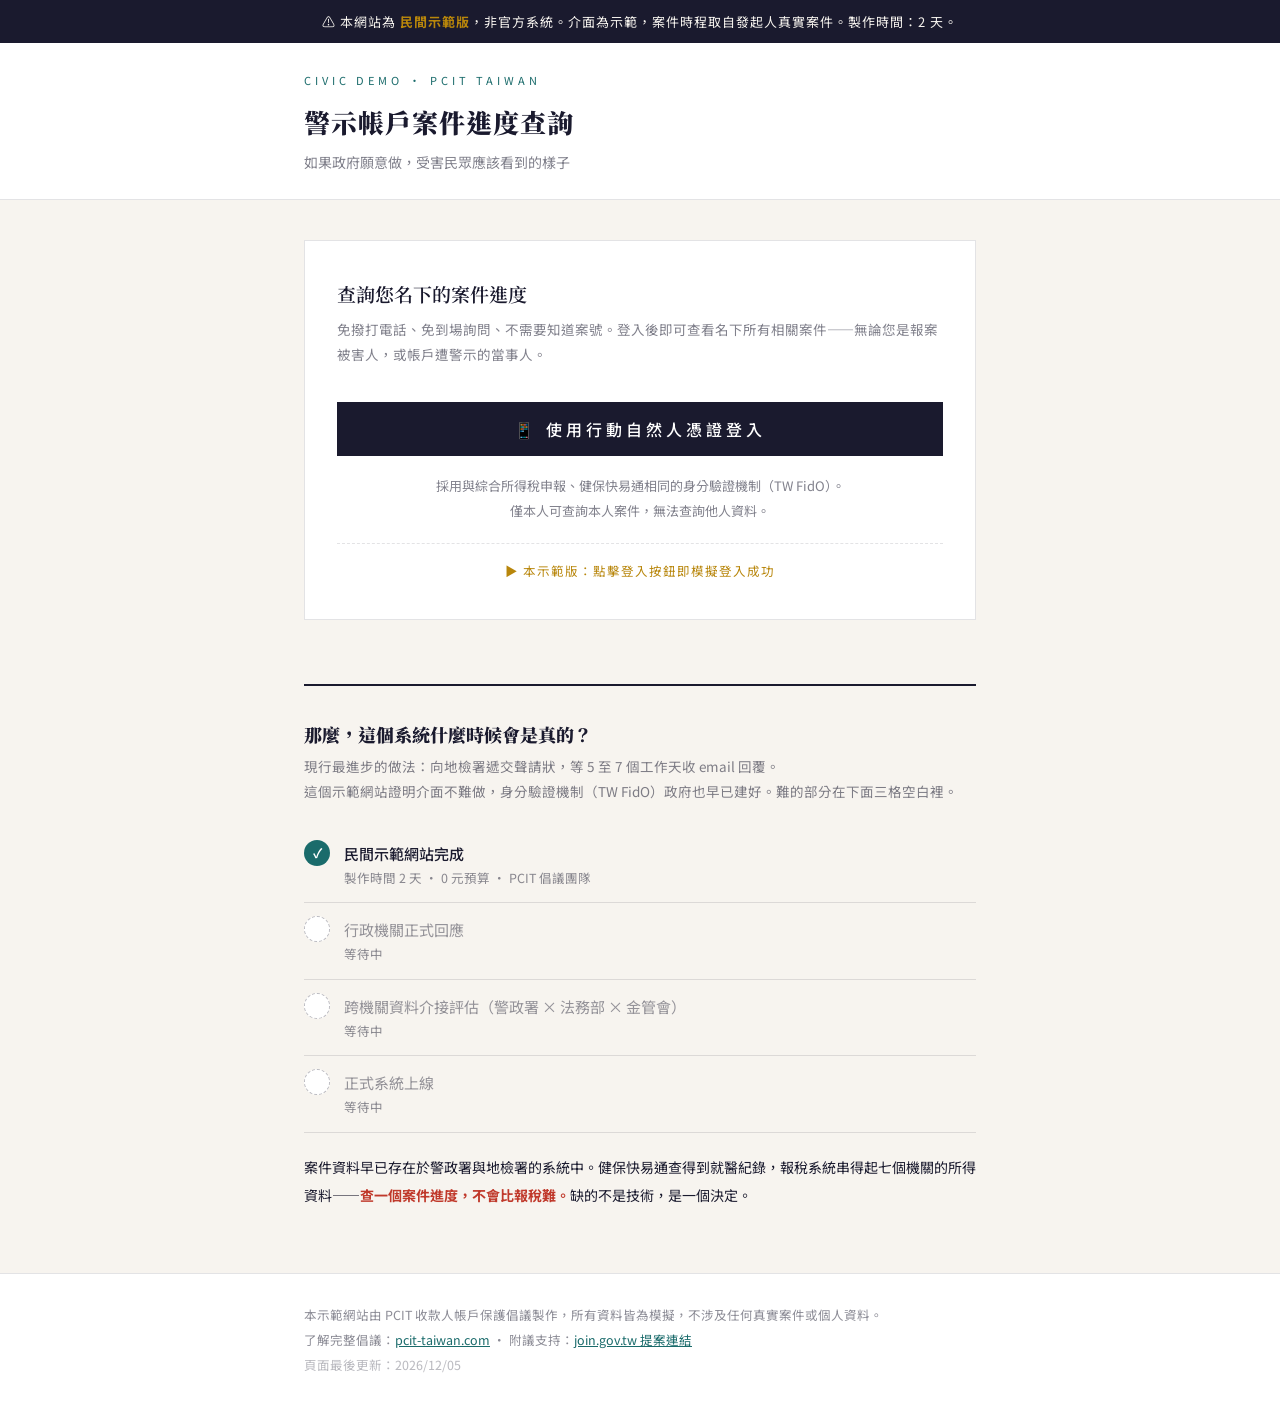
<file: case-tracker-demo.html>
<!DOCTYPE html>
<html lang="zh-Hant">
<head>
<meta charset="UTF-8">
<meta name="color-scheme" content="light only">
<meta name="viewport" content="width=device-width, initial-scale=1.0">
<title>警示帳戶案件進度查詢（民間示範版）｜PCIT 倡議</title>
<link href="https://fonts.googleapis.com/css2?family=Noto+Serif+TC:wght@600;900&family=Noto+Sans+TC:wght@300;400;500;700&display=swap" rel="stylesheet">
<style>
:root {
  color-scheme: light only;
  --ink: #1a1a2e;
  --paper: #f7f4ef;
  --gold: #b8860b;
  --teal: #1a6b6b;
  --red: #c0392b;
  --line: rgba(26,26,46,0.12);
}
* { margin: 0; padding: 0; box-sizing: border-box; }
body {
  font-family: 'Noto Sans TC', sans-serif;
  background: var(--paper);
  color: var(--ink);
  line-height: 1.8;
  min-height: 100vh;
}

/* ── 示範聲明橫幅 ── */
.demo-banner {
  background: var(--ink);
  color: var(--paper);
  text-align: center;
  padding: 10px 16px;
  font-size: 13px;
  letter-spacing: 1px;
}
.demo-banner strong { color: var(--gold); font-weight: 700; }

/* ── 頁首 ── */
header {
  border-bottom: 1px solid var(--line);
  background: white;
}
.header-inner {
  max-width: 720px;
  margin: 0 auto;
  padding: 28px 24px 24px;
}
.gov-mark {
  font-size: 11px;
  letter-spacing: 4px;
  color: var(--teal);
  text-transform: uppercase;
  margin-bottom: 8px;
}
h1 {
  font-family: 'Noto Serif TC', serif;
  font-size: 26px;
  font-weight: 900;
  letter-spacing: 1px;
}
.header-sub {
  font-size: 14px;
  color: rgba(26,26,46,0.55);
  margin-top: 4px;
}

main {
  max-width: 720px;
  margin: 0 auto;
  padding: 40px 24px 64px;
}

/* ── 查詢卡片 ── */
.query-card {
  background: white;
  border: 1px solid var(--line);
  padding: 36px 32px;
}
.query-card h2 {
  font-family: 'Noto Serif TC', serif;
  font-size: 19px;
  font-weight: 600;
  margin-bottom: 6px;
}
.query-hint {
  font-size: 13.5px;
  color: rgba(26,26,46,0.55);
  margin-bottom: 28px;
}
.field { margin-bottom: 22px; }
.field label {
  display: block;
  font-size: 13px;
  font-weight: 500;
  letter-spacing: 1px;
  margin-bottom: 8px;
}
.field input {
  width: 100%;
  padding: 13px 16px;
  font-size: 16px;
  font-family: 'Noto Sans TC', sans-serif;
  border: 1px solid rgba(26,26,46,0.25);
  background: var(--paper);
  letter-spacing: 1px;
}
.field input:focus {
  outline: 2px solid var(--gold);
  outline-offset: 1px;
  border-color: transparent;
}
.field .eg {
  font-size: 12px;
  color: rgba(26,26,46,0.4);
  margin-top: 6px;
}
.auth-note {
  margin-top: 18px;
  font-size: 13px;
  color: rgba(26,26,46,0.55);
  line-height: 1.9;
  text-align: center;
}
.demo-note {
  margin-top: 20px;
  padding-top: 16px;
  border-top: 1px dashed var(--line);
  font-size: 12.5px;
  color: var(--gold);
  text-align: center;
  letter-spacing: 1px;
}
.btn-query {
  width: 100%;
  padding: 15px;
  background: var(--ink);
  color: white;
  font-family: 'Noto Sans TC', sans-serif;
  font-size: 16px;
  font-weight: 500;
  letter-spacing: 4px;
  border: none;
  cursor: pointer;
  margin-top: 8px;
  transition: background 0.15s;
}
.btn-query:hover { background: #2d2d4a; }
.error-msg {
  display: none;
  color: var(--red);
  font-size: 13.5px;
  margin-top: 14px;
  text-align: center;
}

/* ── 結果頁 ── */
#result-view { display: none; }
.role-tabs {
  display: flex;
  gap: 0;
  margin-bottom: 28px;
  border: 1px solid var(--ink);
}
.role-tab {
  flex: 1;
  padding: 13px 8px;
  background: white;
  border: none;
  font-family: 'Noto Sans TC', sans-serif;
  font-size: 14.5px;
  letter-spacing: 1px;
  cursor: pointer;
  color: rgba(26,26,46,0.55);
}
.role-tab.active {
  background: var(--ink);
  color: white;
  font-weight: 500;
}
.role-tab + .role-tab { border-left: 1px solid var(--ink); }
.login-as {
  font-size: 13.5px;
  color: var(--teal);
  margin-bottom: 16px;
  letter-spacing: 0.5px;
}
.login-as strong { font-size: 16px; }
.case-meta {
  background: white;
  border: 1px solid var(--line);
  padding: 24px 32px;
  display: flex;
  flex-wrap: wrap;
  gap: 8px 40px;
  margin-bottom: 28px;
}
.case-meta div { font-size: 14px; }
.case-meta .k { color: rgba(26,26,46,0.5); font-size: 12px; letter-spacing: 1px; display: block; }
.case-meta .v { font-weight: 700; letter-spacing: 1px; font-size: 15px; }

.status-now {
  background: var(--teal);
  color: white;
  padding: 26px 32px;
  margin-bottom: 36px;
}
.status-now .label { font-size: 12px; letter-spacing: 3px; opacity: 0.75; margin-bottom: 4px; }
.status-now .stage {
  font-family: 'Noto Serif TC', serif;
  font-size: 24px;
  font-weight: 900;
  letter-spacing: 2px;
}
.status-now .since { font-size: 13px; opacity: 0.8; margin-top: 4px; }

/* ── 時間軸：包裹追蹤式 ── */
.timeline { position: relative; padding-left: 36px; }
.timeline::before {
  content: '';
  position: absolute;
  left: 11px; top: 8px; bottom: 8px;
  width: 2px;
  background: var(--line);
}
.step { position: relative; padding-bottom: 34px; }
.step:last-child { padding-bottom: 0; }
.step .dot {
  position: absolute;
  left: -36px; top: 4px;
  width: 24px; height: 24px;
  border-radius: 50%;
  background: var(--paper);
  border: 2px solid rgba(26,26,46,0.25);
  display: flex;
  align-items: center;
  justify-content: center;
  font-size: 12px;
}
.step.done .dot {
  background: var(--teal);
  border-color: var(--teal);
  color: white;
}
.step.current .dot {
  background: white;
  border-color: var(--gold);
  border-width: 3px;
}
.step.current .dot::after {
  content: '';
  width: 8px; height: 8px;
  border-radius: 50%;
  background: var(--gold);
  animation: pulse 1.6s ease-in-out infinite;
}
@keyframes pulse { 0%,100% { opacity: 1; } 50% { opacity: 0.3; } }
@media (prefers-reduced-motion: reduce) { .step.current .dot::after { animation: none; } }
.step .s-title {
  font-weight: 700;
  font-size: 16px;
  letter-spacing: 1px;
}
.step.pending .s-title { color: rgba(26,26,46,0.4); font-weight: 400; }
.step .s-date {
  font-size: 13px;
  color: var(--teal);
  font-weight: 500;
  margin-top: 1px;
}
.step .s-desc {
  font-size: 13.5px;
  color: rgba(26,26,46,0.6);
  margin-top: 4px;
  max-width: 480px;
}
.step .s-org {
  display: inline-block;
  font-size: 11px;
  letter-spacing: 2px;
  color: rgba(26,26,46,0.45);
  border: 1px solid var(--line);
  padding: 1px 8px;
  margin-top: 8px;
}

/* ── 自主補件區 ── */
.upload-box {
  margin-top: 40px;
  background: white;
  border: 1px dashed rgba(26,26,46,0.3);
  padding: 26px 32px;
}
.upload-box h3 {
  font-family: 'Noto Serif TC', serif;
  font-size: 16px;
  font-weight: 600;
  margin-bottom: 6px;
}
.upload-box p { font-size: 13.5px; color: rgba(26,26,46,0.6); margin-bottom: 16px; }
.btn-upload {
  background: white;
  border: 1px solid var(--ink);
  padding: 10px 28px;
  font-family: 'Noto Sans TC', sans-serif;
  font-size: 14px;
  letter-spacing: 2px;
  cursor: pointer;
}
.btn-upload:hover { background: var(--paper); }

.back-link {
  display: inline-block;
  margin-top: 36px;
  font-size: 14px;
  color: var(--teal);
  cursor: pointer;
  text-decoration: underline;
  text-underline-offset: 4px;
}

/* ── 提案進度條（政治訴求區） ── */
.meta-progress {
  margin-top: 64px;
  border-top: 2px solid var(--ink);
  padding-top: 32px;
}
.meta-progress h3 {
  font-family: 'Noto Serif TC', serif;
  font-size: 18px;
  font-weight: 900;
  margin-bottom: 4px;
}
.meta-progress .sub {
  font-size: 13.5px;
  color: rgba(26,26,46,0.55);
  margin-bottom: 24px;
}
.mp-row {
  display: flex;
  align-items: flex-start;
  gap: 14px;
  padding: 13px 0;
  border-bottom: 1px solid var(--line);
}
.mp-row .mark {
  width: 26px; height: 26px;
  flex-shrink: 0;
  border-radius: 50%;
  display: flex;
  align-items: center;
  justify-content: center;
  font-size: 13px;
  font-weight: 700;
}
.mp-row.done .mark { background: var(--teal); color: white; }
.mp-row.wait .mark { background: white; border: 1.5px dashed rgba(26,26,46,0.3); color: transparent; }
.mp-row .t { font-size: 15px; font-weight: 500; }
.mp-row.wait .t { color: rgba(26,26,46,0.45); font-weight: 400; }
.mp-row .d { font-size: 12.5px; color: rgba(26,26,46,0.5); }
.mp-note {
  margin-top: 20px;
  font-size: 14px;
  line-height: 2;
}
.mp-note strong { color: var(--red); }

/* ── 頁尾 ── */
footer {
  border-top: 1px solid var(--line);
  background: white;
  margin-top: 0;
}
.footer-inner {
  max-width: 720px;
  margin: 0 auto;
  padding: 28px 24px;
  font-size: 12.5px;
  color: rgba(26,26,46,0.5);
  line-height: 2;
}
.footer-inner a { color: var(--teal); }

@media (max-width: 540px) {
  h1 { font-size: 21px; }
  .query-card, .case-meta, .status-now, .upload-box { padding-left: 20px; padding-right: 20px; }
  .case-meta { gap: 8px 24px; }
}
</style>
</head>
<body>

<div class="demo-banner">
  ⚠ 本網站為 <strong>民間示範版</strong>，非官方系統。介面為示範，案件時程取自發起人真實案件。製作時間：2 天。
</div>

<header>
  <div class="header-inner">
    <div class="gov-mark">Civic Demo · PCIT Taiwan</div>
    <h1>警示帳戶案件進度查詢</h1>
    <div class="header-sub">如果政府願意做，受害民眾應該看到的樣子</div>
  </div>
</header>

<main>

  <!-- ═══ 登入頁 ═══ -->
  <div id="query-view">
    <div class="query-card">
      <h2>查詢您名下的案件進度</h2>
      <div class="query-hint">免撥打電話、免到場詢問、不需要知道案號。登入後即可查看名下所有相關案件——無論您是報案被害人，或帳戶遭警示的當事人。</div>

      <button class="btn-query" onclick="doQuery()">
        <span style="display:inline-block;margin-right:8px;">📱</span>使用行動自然人憑證登入
      </button>

      <div class="auth-note">
        採用與綜合所得稅申報、健保快易通相同的身分驗證機制（TW FidO）。<br>
        僅本人可查詢本人案件，無法查詢他人資料。
      </div>

      <div class="demo-note">▶ 本示範版：點擊登入按鈕即模擬登入成功</div>
    </div>
  </div>

  <!-- ═══ 結果頁 ═══ -->
  <div id="result-view">

    <div class="login-as">✓ 已登入 · 本示範提供兩種當事人視角，點擊切換：</div>

    <div class="role-tabs">
      <button class="role-tab active" id="tab-holder" onclick="switchRole('holder')">警示帳戶當事人</button>
      <button class="role-tab" id="tab-victim" onclick="switchRole('victim')">報案被害人（匯款方）</button>
    </div>

    <div id="view-holder">
    <div class="case-meta">
      <div><span class="k">案件類別</span><span class="v">警示帳戶</span></div>
      <div><span class="k">當事人身分</span><span class="v">無辜收款人</span></div>
      <div><span class="k">受理日期</span><span class="v">2026.03.24</span></div>
    </div>

    <div class="status-now">
      <div class="label">目前狀態</div>
      <div class="stage">檢察官偵辦中</div>
      <div class="since">距報案已 78 天 · 資料最後更新：今日 06:00</div>
    </div>

    <div class="timeline">
      <div class="step done">
        <div class="dot">✓</div>
        <div class="s-title">受理報案</div>
        <div class="s-date">2026.03.24</div>
        <div class="s-desc">案件成立，帳戶列為警示，所有金融功能暫停。</div>
        <span class="s-org">警察機關</span>
      </div>

      <div class="step done">
        <div class="dot">✓</div>
        <div class="s-title">當事人主動報案（報案者身分）</div>
        <div class="s-date">2026.04.07</div>
        <div class="s-desc">當事人主動向警方報案，說明帳戶遭詐騙集團騙取使用，本人亦為被害人。距帳戶警示 14 天。</div>
        <span class="s-org">警察機關</span>
      </div>

      <div class="step done">
        <div class="dot">✓</div>
        <div class="s-title">嫌疑人筆錄完成</div>
        <div class="s-date">2026.04.23</div>
        <div class="s-desc">由戶籍地偵查隊承辦警官通知，當事人以嫌疑人身分接受筆錄，並表示同意返還款項。距主動報案 16 天。</div>
        <span class="s-org">警察局偵查隊</span>
      </div>

      <div class="step done">
        <div class="dot">✓</div>
        <div class="s-title">發函銀行辦理款項返還・移送地檢署</div>
        <div class="s-date">2026.05.12</div>
        <div class="s-desc">警局發函警示銀行，由銀行聯繫匯款人領取返還款項並簽署和解同意書。全案卷證移送地方檢察署。距筆錄 19 天。</div>
        <span class="s-org">警察局偵查隊 → 警示銀行・地方檢察署</span>
      </div>

      <div class="step done">
        <div class="dot">✓</div>
        <div class="s-title">分案至檢察官</div>
        <div class="s-date">2026.06.10</div>
        <div class="s-desc">案件分派至承辦檢察官。距移送 29 天。</div>
        <span class="s-org">地方檢察署</span>
      </div>

      <div class="step current">
        <div class="dot"></div>
        <div class="s-title">檢察官偵辦中</div>
        <div class="s-date">2026.06.10 起</div>
        <div class="s-desc">偵辦期間如需補充說明或文件，可由下方「自主補件」提供，不需等候通知。</div>
        <span class="s-org">地方檢察署</span>
      </div>

      <div class="step current">
        <div class="dot"></div>
        <div class="s-title">偵查庭開庭　<span style="display:inline-block; font-size:11px; font-weight:500; letter-spacing:1px; color:var(--gold); border:1px solid var(--gold); border-radius:2px; padding:0 7px; vertical-align:middle;">即將進行</span></div>
        <div class="s-date">2026.06.15</div>
        <div class="s-desc">當事人收到刑事被告傳票，前往地檢署出庭應訊，向檢察官陳述自己為被動收款之無辜第三方。</div>
        <span class="s-org">地方檢察署</span>
      </div>

      <div class="step pending">
        <div class="dot"></div>
        <div class="s-title">偵查終結</div>
        <div class="s-desc">不起訴處分書或起訴書送達。</div>
      </div>

      <div class="step pending">
        <div class="dot"></div>
        <div class="s-title">帳戶解除警示</div>
        <div class="s-desc">銀行依檢方處分結果解除帳戶警示，恢復金融服務。</div>
      </div>
    </div>

    <div class="upload-box">
      <h3>自主補件</h3>
      <p>已與匯款人完成和解？上傳和解同意書，直接歸入案件卷宗加速審理——不需要打電話詢問該交給誰。</p>
      <button class="btn-upload" onclick="alert('此為示範功能。\n\n真實系統中，當事人可在此上傳和解同意書、款項返還證明等佐證，直接歸入案件卷宗，加速檢察官審理。')">上傳文件</button>
    </div>

    </div><!-- /view-holder -->

    <!-- ═══ 被害人視角 ═══ -->
    <div id="view-victim" style="display:none;">

    <div class="case-meta">
      <div><span class="k">案件類別</span><span class="v">詐欺案件</span></div>
      <div><span class="k">當事人身分</span><span class="v">報案被害人</span></div>
      <div><span class="k">受理日期</span><span class="v">2026.03.21</span></div>
    </div>

    <div class="status-now">
      <div class="label">目前狀態</div>
      <div class="stage">檢察官偵辦中</div>
      <div class="since">距報案已 81 天 · 資料最後更新：今日 06:00</div>
    </div>

    <div class="timeline">
      <div class="step done">
        <div class="dot">✓</div>
        <div class="s-title">受理報案</div>
        <div class="s-date">2026.03.21</div>
        <div class="s-desc">報案成立，受款帳戶通報警示，剩餘款項圈存保全。</div>
        <span class="s-org">警察機關</span>
      </div>

      <div class="step done">
        <div class="dot">✓</div>
        <div class="s-title">資金流向調閱完成</div>
        <div class="s-date">2026.04.15</div>
        <div class="s-desc">金融機構回覆交易明細，資金流向已建檔。</div>
        <span class="s-org">警察局偵查隊</span>
      </div>

      <div class="step done">
        <div class="dot">✓</div>
        <div class="s-title">領取返還款項・簽署和解同意書</div>
        <div class="s-date">2026.04 月間</div>
        <div class="s-desc">收款帳戶當事人同意返還，警局發函銀行後，由銀行通知前往領取，並簽署和解同意書。</div>
        <span class="s-org">警示銀行</span>
      </div>

      <div class="step done">
        <div class="dot">✓</div>
        <div class="s-title">移送地檢署</div>
        <div class="s-date">2026.05.12</div>
        <div class="s-desc">全案卷證移送地方檢察署偵辦。</div>
        <span class="s-org">地方檢察署</span>
      </div>

      <div class="step current">
        <div class="dot"></div>
        <div class="s-title">檢察官偵辦中</div>
        <div class="s-date">2026.06.10 起</div>
        <div class="s-desc">如有新事證（對話紀錄、交易截圖），可由下方「自主補件」提供。</div>
        <span class="s-org">地方檢察署</span>
      </div>

      <div class="step pending">
        <div class="dot"></div>
        <div class="s-title">偵查終結</div>
        <div class="s-desc">起訴、不起訴或緩起訴處分送達。</div>
      </div>

      <div class="step pending">
        <div class="dot"></div>
        <div class="s-title">圈存款項發還</div>
        <div class="s-desc">依檢方處分或判決結果，辦理被害人款項發還程序。</div>
      </div>
    </div>

    <div class="upload-box">
      <h3>自主補件</h3>
      <p>有新的對話紀錄、轉帳截圖或其他事證？直接上傳歸入案件卷宗，不需要打電話詢問該交給誰。</p>
      <button class="btn-upload" onclick="alert('此為示範功能。\n\n真實系統中，被害人可在此上傳對話紀錄、匯款證明等事證，直接歸入案件卷宗。')">上傳文件</button>
    </div>

    </div><!-- /view-victim -->

    <span class="back-link" onclick="backToQuery()">← 登出</span>
  </div>

  <!-- ═══ 提案進度（政治訴求） ═══ -->
  <div class="meta-progress">
    <h3>那麼，這個系統什麼時候會是真的？</h3>
    <div class="sub">現行最進步的做法：向地檢署遞交聲請狀，等 5 至 7 個工作天收 email 回覆。<br>這個示範網站證明介面不難做，身分驗證機制（TW FidO）政府也早已建好。難的部分在下面三格空白裡。</div>

    <div class="mp-row done">
      <div class="mark">✓</div>
      <div>
        <div class="t">民間示範網站完成</div>
        <div class="d">製作時間 2 天 · 0 元預算 · PCIT 倡議團隊</div>
      </div>
    </div>
    <div class="mp-row wait">
      <div class="mark"></div>
      <div>
        <div class="t">行政機關正式回應</div>
        <div class="d">等待中</div>
      </div>
    </div>
    <div class="mp-row wait">
      <div class="mark"></div>
      <div>
        <div class="t">跨機關資料介接評估（警政署 × 法務部 × 金管會）</div>
        <div class="d">等待中</div>
      </div>
    </div>
    <div class="mp-row wait">
      <div class="mark"></div>
      <div>
        <div class="t">正式系統上線</div>
        <div class="d">等待中</div>
      </div>
    </div>

    <div class="mp-note">
      案件資料早已存在於警政署與地檢署的系統中。健保快易通查得到就醫紀錄，報稅系統串得起七個機關的所得資料——<strong>查一個案件進度，不會比報稅難。</strong>缺的不是技術，是一個決定。
    </div>
  </div>

</main>

<footer>
  <div class="footer-inner">
    本示範網站由 PCIT 收款人帳戶保護倡議製作，所有資料皆為模擬，不涉及任何真實案件或個人資料。<br>
    了解完整倡議：<a href="https://pcit-taiwan.com">pcit-taiwan.com</a> · 附議支持：<a href="https://reurl.cc/R2moVe">join.gov.tw 提案連結</a><br>
    <span style="opacity:0.6;">頁面最後更新：<script>document.write(new Date().toLocaleDateString('zh-TW', { year: 'numeric', month: '2-digit', day: '2-digit' }))</script></span>
  </div>
</footer>

<script>
function doQuery() {
  document.getElementById('query-view').style.display = 'none';
  document.getElementById('result-view').style.display = 'block';
  window.scrollTo({ top: 0 });
}
function switchRole(role) {
  document.getElementById('view-holder').style.display = role === 'holder' ? 'block' : 'none';
  document.getElementById('view-victim').style.display = role === 'victim' ? 'block' : 'none';
  document.getElementById('tab-holder').classList.toggle('active', role === 'holder');
  document.getElementById('tab-victim').classList.toggle('active', role === 'victim');
}
function backToQuery() {
  document.getElementById('result-view').style.display = 'none';
  document.getElementById('query-view').style.display = 'block';
  window.scrollTo({ top: 0 });
}
</script>

</body>
</html>
</file>
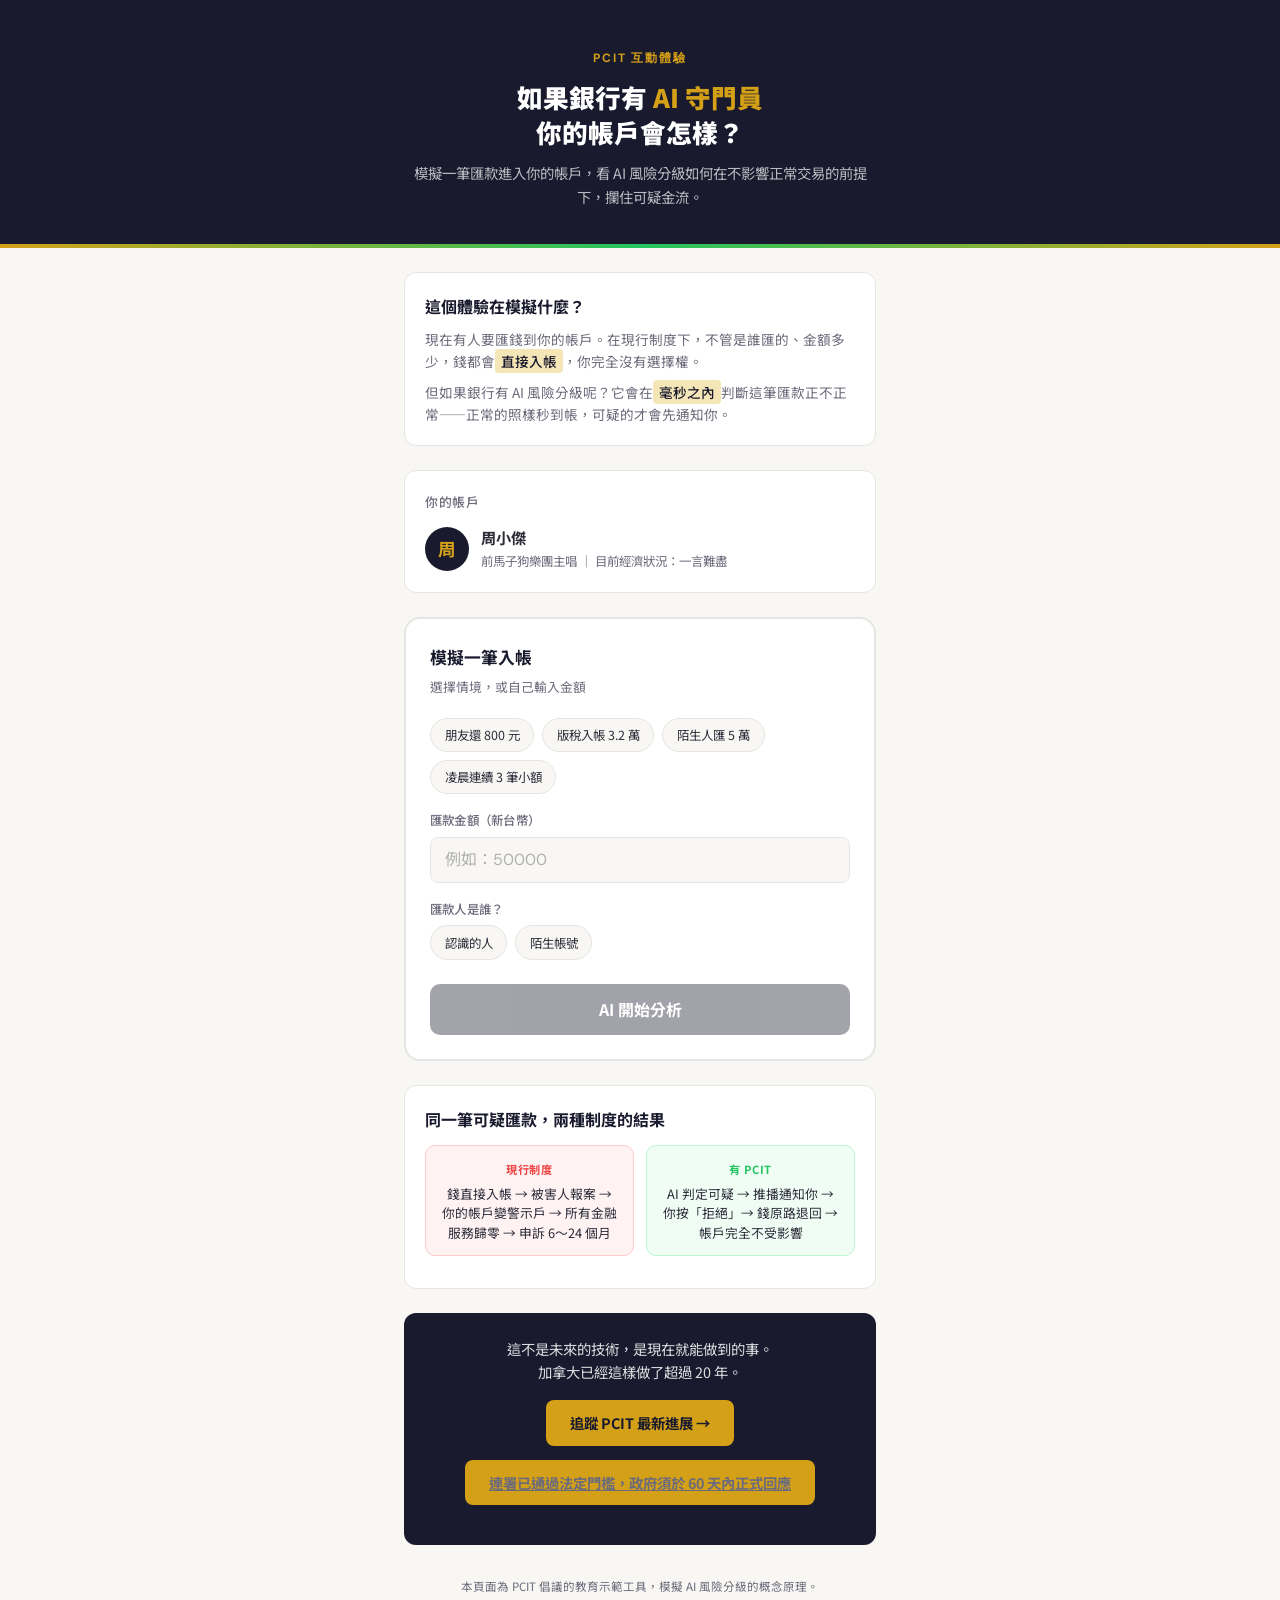
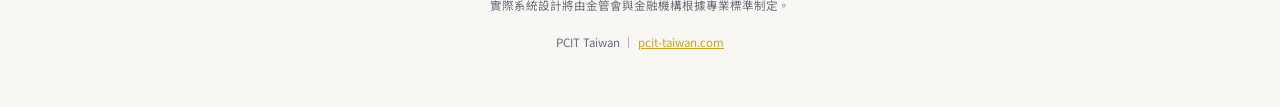
<file: demo.html>
<!DOCTYPE html>
<html lang="zh-Hant">
<head>
<meta charset="UTF-8">
<meta name="viewport" content="width=device-width, initial-scale=1.0">
<title>PCIT 模擬體驗：AI 怎麼守護你的帳戶</title>
<meta name="description" content="互動模擬：當陌生匯款進來，AI 如何在入帳前通知你、讓你選擇接受或拒絕，從源頭避免成為警示帳戶。">

<!-- Open Graph（Facebook、LINE、Discord 等） -->
<meta property="og:type"        content="website">
<meta property="og:url"         content="https://pcit-taiwan.com/demo.html">
<meta property="og:title"       content="PCIT 模擬體驗：AI 怎麼守護你的帳戶">
<meta property="og:description" content="互動模擬：當陌生匯款進來，AI 如何在入帳前通知你、讓你選擇接受或拒絕，從源頭避免成為警示帳戶。">
<meta property="og:image"       content="https://pcit-taiwan.com/demo-og.png">
<meta property="og:image:width"  content="1200">
<meta property="og:image:height" content="630">
<meta property="og:locale"      content="zh_TW">
<meta property="og:site_name"   content="PCIT 收款人帳戶安全守護站">

<!-- Twitter Card -->
<meta name="twitter:card"        content="summary_large_image">
<meta name="twitter:title"       content="PCIT 模擬體驗：AI 怎麼守護你的帳戶">
<meta name="twitter:description" content="互動模擬：當陌生匯款進來，AI 如何在入帳前通知你、讓你選擇接受或拒絕。">
<meta name="twitter:image"       content="https://pcit-taiwan.com/demo-og.png">

<link href="https://fonts.googleapis.com/css2?family=Noto+Sans+TC:wght@300;400;500;700;900&family=DM+Sans:wght@400;500;700&display=swap" rel="stylesheet">
<style>
*, *::before, *::after { margin: 0; padding: 0; box-sizing: border-box; }

:root {
  --navy: #1a1a2e;
  --gold: #d4a017;
  --gold-light: #f5e6b8;
  --safe-green: #22c55e;
  --warn-amber: #f59e0b;
  --danger-red: #ef4444;
  --bg: #f8f7f4;
  --text: #2d2d3a;
  --text-light: #6b6b7b;
  --card-bg: #ffffff;
  --border: #e5e5e5;
}

body {
  font-family: 'Noto Sans TC', 'DM Sans', sans-serif;
  background: var(--bg);
  color: var(--text);
  line-height: 1.7;
  -webkit-font-smoothing: antialiased;
}

/* === HERO === */
.hero {
  background: var(--navy);
  color: #fff;
  padding: 3rem 1.5rem 2.5rem;
  text-align: center;
  position: relative;
  overflow: hidden;
}

.hero::after {
  content: '';
  position: absolute;
  bottom: 0; left: 0; right: 0;
  height: 4px;
  background: linear-gradient(90deg, var(--gold), var(--safe-green), var(--gold));
}

.hero-eyebrow {
  font-size: 0.75rem;
  letter-spacing: 0.15em;
  text-transform: uppercase;
  color: var(--gold);
  font-family: 'DM Sans', sans-serif;
  font-weight: 700;
  margin-bottom: 0.75rem;
}

.hero h1 {
  font-size: 1.6rem;
  font-weight: 900;
  line-height: 1.35;
  margin-bottom: 0.75rem;
}

.hero h1 em {
  font-style: normal;
  color: var(--gold);
}

.hero-sub {
  font-size: 0.9rem;
  color: rgba(255,255,255,0.7);
  max-width: 480px;
  margin: 0 auto;
  line-height: 1.6;
}

/* === MAIN === */
.main {
  max-width: 520px;
  margin: 0 auto;
  padding: 1.5rem;
}

/* === CONTEXT CARD === */
.context-card {
  background: var(--card-bg);
  border: 1px solid var(--border);
  border-radius: 12px;
  padding: 1.25rem;
  margin-bottom: 1.5rem;
}

.context-card h2 {
  font-size: 1rem;
  font-weight: 700;
  margin-bottom: 0.5rem;
  color: var(--navy);
}

.context-card p {
  font-size: 0.85rem;
  color: var(--text-light);
  line-height: 1.65;
}

.context-card .highlight {
  background: var(--gold-light);
  padding: 2px 6px;
  border-radius: 4px;
  font-weight: 500;
  color: var(--navy);
}

/* === YOUR ACCOUNT === */
.your-account {
  background: var(--card-bg);
  border: 1px solid var(--border);
  border-radius: 12px;
  padding: 1.25rem;
  margin-bottom: 1.5rem;
}

.your-account h3 {
  font-size: 0.8rem;
  font-weight: 500;
  color: var(--text-light);
  letter-spacing: 0.05em;
  margin-bottom: 0.75rem;
}

.account-info {
  display: flex;
  align-items: center;
  gap: 0.75rem;
}

.account-avatar {
  width: 44px; height: 44px;
  background: var(--navy);
  border-radius: 50%;
  display: flex;
  align-items: center;
  justify-content: center;
  color: var(--gold);
  font-weight: 700;
  font-size: 1.1rem;
  flex-shrink: 0;
}

.account-details {
  flex: 1;
}

.account-name {
  font-weight: 700;
  font-size: 0.95rem;
}

.account-meta {
  font-size: 0.78rem;
  color: var(--text-light);
}

/* === SIMULATOR === */
.simulator {
  background: var(--card-bg);
  border: 2px solid var(--border);
  border-radius: 16px;
  padding: 1.5rem;
  margin-bottom: 1.5rem;
  transition: border-color 0.3s;
}

.simulator.active {
  border-color: var(--gold);
}

.sim-title {
  font-size: 1.05rem;
  font-weight: 700;
  margin-bottom: 0.25rem;
  color: var(--navy);
}

.sim-subtitle {
  font-size: 0.8rem;
  color: var(--text-light);
  margin-bottom: 1.25rem;
}

.field-group {
  margin-bottom: 1rem;
}

.field-label {
  display: block;
  font-size: 0.78rem;
  font-weight: 500;
  color: var(--text-light);
  margin-bottom: 0.35rem;
  letter-spacing: 0.02em;
}

.field-input {
  width: 100%;
  padding: 0.7rem 0.85rem;
  border: 1.5px solid var(--border);
  border-radius: 8px;
  font-size: 1rem;
  font-family: 'DM Sans', 'Noto Sans TC', sans-serif;
  background: var(--bg);
  color: var(--text);
  transition: border-color 0.2s;
  outline: none;
}

.field-input:focus {
  border-color: var(--gold);
}

.field-input::placeholder {
  color: #b0b0b0;
}

.preset-buttons {
  display: flex;
  gap: 0.5rem;
  flex-wrap: wrap;
  margin-bottom: 1rem;
}

.preset-btn {
  padding: 0.45rem 0.85rem;
  border: 1.5px solid var(--border);
  border-radius: 20px;
  background: var(--bg);
  font-size: 0.78rem;
  font-family: 'Noto Sans TC', sans-serif;
  color: var(--text);
  cursor: pointer;
  transition: all 0.2s;
  white-space: nowrap;
}

.preset-btn:hover {
  border-color: var(--gold);
  background: var(--gold-light);
}

.preset-btn.active {
  border-color: var(--gold);
  background: var(--gold);
  color: var(--navy);
  font-weight: 700;
}

.analyze-btn {
  width: 100%;
  padding: 0.85rem;
  background: var(--navy);
  color: #fff;
  border: none;
  border-radius: 10px;
  font-size: 1rem;
  font-weight: 700;
  font-family: 'Noto Sans TC', sans-serif;
  cursor: pointer;
  transition: all 0.2s;
  margin-top: 0.5rem;
}

.analyze-btn:hover {
  background: #2a2a4e;
}

.analyze-btn:disabled {
  opacity: 0.4;
  cursor: not-allowed;
}

/* === RESULT === */
.result {
  display: none;
  margin-top: 1.5rem;
  animation: fadeUp 0.5s ease;
}

@keyframes fadeUp {
  from { opacity: 0; transform: translateY(12px); }
  to { opacity: 1; transform: translateY(0); }
}

/* Scanning animation */
.scanning {
  text-align: center;
  padding: 2rem 1rem;
}

.scan-ring {
  width: 64px; height: 64px;
  border: 3px solid var(--border);
  border-top-color: var(--gold);
  border-radius: 50%;
  margin: 0 auto 1rem;
  animation: spin 0.8s linear infinite;
}

@keyframes spin {
  to { transform: rotate(360deg); }
}

.scan-text {
  font-size: 0.85rem;
  color: var(--text-light);
}

/* Risk meter */
.risk-card {
  background: var(--card-bg);
  border-radius: 12px;
  border: 1px solid var(--border);
  overflow: hidden;
}

.risk-header {
  padding: 1.25rem;
  display: flex;
  align-items: center;
  gap: 0.75rem;
}

.risk-icon {
  width: 48px; height: 48px;
  border-radius: 50%;
  display: flex;
  align-items: center;
  justify-content: center;
  font-size: 1.4rem;
  flex-shrink: 0;
}

.risk-icon.safe { background: #dcfce7; }
.risk-icon.warn { background: #fef3c7; }
.risk-icon.danger { background: #fee2e2; }

.risk-level {
  font-size: 1.1rem;
  font-weight: 900;
}

.risk-level.safe { color: var(--safe-green); }
.risk-level.warn { color: var(--warn-amber); }
.risk-level.danger { color: var(--danger-red); }

.risk-action {
  font-size: 0.82rem;
  color: var(--text-light);
  margin-top: 2px;
}

/* Score bar */
.score-bar-wrap {
  padding: 0 1.25rem 1rem;
}

.score-bar-bg {
  height: 8px;
  background: #eee;
  border-radius: 4px;
  overflow: hidden;
  position: relative;
}

.score-bar-fill {
  height: 100%;
  border-radius: 4px;
  transition: width 0.8s ease;
  width: 0;
}

.score-bar-fill.safe { background: var(--safe-green); }
.score-bar-fill.warn { background: var(--warn-amber); }
.score-bar-fill.danger { background: var(--danger-red); }

.score-labels {
  display: flex;
  justify-content: space-between;
  font-size: 0.7rem;
  color: var(--text-light);
  margin-top: 0.35rem;
  font-family: 'DM Sans', sans-serif;
}

/* Signals */
.signals {
  padding: 0 1.25rem 1.25rem;
}

.signals-title {
  font-size: 0.75rem;
  font-weight: 500;
  color: var(--text-light);
  letter-spacing: 0.05em;
  margin-bottom: 0.6rem;
}

.signal-item {
  display: flex;
  align-items: flex-start;
  gap: 0.6rem;
  padding: 0.5rem 0;
  font-size: 0.82rem;
  line-height: 1.5;
  color: var(--text);
}

.signal-dot {
  width: 8px; height: 8px;
  border-radius: 50%;
  flex-shrink: 0;
  margin-top: 6px;
}

.signal-dot.safe { background: var(--safe-green); }
.signal-dot.warn { background: var(--warn-amber); }
.signal-dot.danger { background: var(--danger-red); }

/* PCIT action */
.pcit-action {
  margin: 1.25rem 1.25rem 1.25rem;
  padding: 1rem;
  border-radius: 10px;
  font-size: 0.85rem;
  line-height: 1.6;
}

.pcit-action.safe {
  background: #f0fdf4;
  border: 1px solid #bbf7d0;
  color: #166534;
}

.pcit-action.warn {
  background: #fffbeb;
  border: 1px solid #fde68a;
  color: #92400e;
}

.pcit-action.danger {
  background: #fef2f2;
  border: 1px solid #fecaca;
  color: #991b1b;
}

.pcit-action strong {
  display: block;
  margin-bottom: 0.25rem;
  font-size: 0.9rem;
}

/* Mock phone notification */
.phone-notif {
  display: none;
  margin-top: 1.25rem;
  animation: fadeUp 0.6s ease 0.3s both;
}

.phone-frame {
  background: #1c1c1e;
  border-radius: 20px;
  padding: 0.75rem;
  max-width: 320px;
  margin: 0 auto;
}

.notif-bar {
  display: flex;
  justify-content: space-between;
  align-items: center;
  padding: 0.25rem 0.5rem;
  font-size: 0.65rem;
  color: rgba(255,255,255,0.5);
  font-family: 'DM Sans', sans-serif;
}

.notif-card {
  background: rgba(255,255,255,0.95);
  border-radius: 14px;
  padding: 0.85rem;
  margin-top: 0.5rem;
}

.notif-header {
  display: flex;
  align-items: center;
  gap: 0.5rem;
  margin-bottom: 0.5rem;
}

.notif-app-icon {
  width: 24px; height: 24px;
  background: var(--navy);
  border-radius: 6px;
  display: flex;
  align-items: center;
  justify-content: center;
  font-size: 0.6rem;
  color: var(--gold);
  font-weight: 700;
}

.notif-app-name {
  font-size: 0.72rem;
  font-weight: 600;
  color: #333;
  flex: 1;
}

.notif-time {
  font-size: 0.65rem;
  color: #999;
}

.notif-body {
  font-size: 0.8rem;
  line-height: 1.5;
  color: #333;
}

.notif-actions {
  display: flex;
  gap: 0.5rem;
  margin-top: 0.65rem;
}

.notif-btn {
  flex: 1;
  padding: 0.5rem;
  border: none;
  border-radius: 8px;
  font-size: 0.78rem;
  font-weight: 700;
  font-family: 'Noto Sans TC', sans-serif;
  cursor: pointer;
}

.notif-btn.accept {
  background: var(--safe-green);
  color: #fff;
}

.notif-btn.reject {
  background: var(--danger-red);
  color: #fff;
}

/* === COMPARISON === */
.comparison {
  background: var(--card-bg);
  border: 1px solid var(--border);
  border-radius: 12px;
  padding: 1.25rem;
  margin-bottom: 1.5rem;
}

.comparison h3 {
  font-size: 1rem;
  font-weight: 700;
  color: var(--navy);
  margin-bottom: 0.75rem;
}

.compare-row {
  display: flex;
  gap: 0.75rem;
  margin-bottom: 0.75rem;
}

.compare-item {
  flex: 1;
  padding: 0.85rem;
  border-radius: 10px;
  text-align: center;
}

.compare-item.now {
  background: #fef2f2;
  border: 1px solid #fecaca;
}

.compare-item.pcit {
  background: #f0fdf4;
  border: 1px solid #bbf7d0;
}

.compare-label {
  font-size: 0.7rem;
  font-weight: 700;
  letter-spacing: 0.05em;
  margin-bottom: 0.35rem;
}

.compare-item.now .compare-label { color: var(--danger-red); }
.compare-item.pcit .compare-label { color: var(--safe-green); }

.compare-text {
  font-size: 0.8rem;
  line-height: 1.5;
  color: var(--text);
}

/* === FOOTER CTA === */
.footer-cta {
  background: var(--navy);
  color: #fff;
  border-radius: 12px;
  padding: 1.5rem;
  text-align: center;
  margin-bottom: 2rem;
}

.footer-cta p {
  font-size: 0.9rem;
  line-height: 1.6;
  margin-bottom: 1rem;
  color: rgba(255,255,255,0.85);
}

.footer-cta a {
  display: inline-block;
  padding: 0.7rem 1.5rem;
  background: var(--gold);
  color: var(--navy);
  text-decoration: none;
  border-radius: 8px;
  font-weight: 700;
  font-size: 0.9rem;
  transition: opacity 0.2s;
}

.footer-cta a:hover { opacity: 0.9; }

.footer-note {
  text-align: center;
  font-size: 0.72rem;
  color: var(--text-light);
  padding: 0 1.5rem 2rem;
  line-height: 1.6;
}

/* Reduced motion */
@media (prefers-reduced-motion: reduce) {
  .scan-ring { animation: none; }
  .result, .phone-notif { animation: none; }
}
</style>
</head>
<body>

<!-- HERO -->
<section class="hero">
  <div class="hero-eyebrow">PCIT 互動體驗</div>
  <h1>如果銀行有 <em>AI 守門員</em><br>你的帳戶會怎樣？</h1>
  <p class="hero-sub">模擬一筆匯款進入你的帳戶，看 AI 風險分級如何在不影響正常交易的前提下，攔住可疑金流。</p>
</section>

<!-- MAIN -->
<div class="main">

  <!-- Context -->
  <div class="context-card">
    <h2>這個體驗在模擬什麼？</h2>
    <p>現在有人要匯錢到你的帳戶。在現行制度下，不管是誰匯的、金額多少，錢都會<span class="highlight">直接入帳</span>，你完全沒有選擇權。</p>
    <p style="margin-top:0.5rem;">但如果銀行有 AI 風險分級呢？它會在<span class="highlight">毫秒之內</span>判斷這筆匯款正不正常——正常的照樣秒到帳，可疑的才會先通知你。</p>
  </div>

  <!-- Your account -->
  <div class="your-account">
    <h3>你的帳戶</h3>
    <div class="account-info">
      <div class="account-avatar">周</div>
      <div class="account-details">
        <div class="account-name">周小傑</div>
        <div class="account-meta">前馬子狗樂團主唱 ｜ 目前經濟狀況：一言難盡</div>
      </div>
    </div>
  </div>

  <!-- Simulator -->
  <div class="simulator" id="simulator">
    <div class="sim-title">模擬一筆入帳</div>
    <div class="sim-subtitle">選擇情境，或自己輸入金額</div>

    <!-- Presets -->
    <div class="preset-buttons" id="presets">
      <button class="preset-btn" data-amount="800" data-sender="朋友" data-known="true" data-time="normal" data-freq="single">朋友還 800 元</button>
      <button class="preset-btn" data-amount="32000" data-sender="公司" data-known="true" data-time="normal" data-freq="single">版稅入帳 3.2 萬</button>
      <button class="preset-btn" data-amount="49999" data-sender="陌生人" data-known="false" data-time="late" data-freq="single">陌生人匯 5 萬</button>
      <button class="preset-btn" data-amount="3000" data-sender="陌生人" data-known="false" data-time="late" data-freq="multi">凌晨連續 3 筆小額</button>
    </div>

    <!-- Manual input -->
    <div class="field-group">
      <label class="field-label">匯款金額（新台幣）</label>
      <input type="text" class="field-input" id="amountInput" placeholder="例如：50000" inputmode="numeric">
    </div>

    <div class="field-group">
      <label class="field-label">匯款人是誰？</label>
      <div style="display:flex;gap:0.5rem;">
        <button class="preset-btn sender-btn" data-val="known" id="knownBtn">認識的人</button>
        <button class="preset-btn sender-btn" data-val="unknown" id="unknownBtn">陌生帳號</button>
      </div>
    </div>

    <button class="analyze-btn" id="analyzeBtn" disabled>AI 開始分析</button>

    <!-- Scanning -->
    <div id="scanningArea" style="display:none;">
      <div class="scanning">
        <div class="scan-ring"></div>
        <div class="scan-text" id="scanText">比對帳戶歷史紀錄中⋯</div>
      </div>
    </div>

    <!-- Result -->
    <div class="result" id="resultArea">
      <div class="risk-card">
        <div class="risk-header">
          <div class="risk-icon" id="riskIcon"></div>
          <div>
            <div class="risk-level" id="riskLevel"></div>
            <div class="risk-action" id="riskAction"></div>
          </div>
        </div>

        <div class="score-bar-wrap">
          <div class="score-bar-bg">
            <div class="score-bar-fill" id="scoreBar"></div>
          </div>
          <div class="score-labels">
            <span>低風險</span>
            <span>高風險</span>
          </div>
        </div>

        <div class="signals" id="signals"></div>

        <div class="pcit-action" id="pcitAction"></div>
      </div>

      <!-- Phone notification (only for warn/danger) -->
      <div class="phone-notif" id="phoneNotif">
        <div class="phone-frame">
          <div class="notif-bar">
            <span>22:47</span>
            <span>⚡ 📶</span>
          </div>
          <div class="notif-card">
            <div class="notif-header">
              <div class="notif-app-icon">🏦</div>
              <div class="notif-app-name">台灣銀行</div>
              <div class="notif-time">現在</div>
            </div>
            <div class="notif-body" id="notifBody"></div>
            <div class="notif-actions">
              <button class="notif-btn accept" onclick="handleNotifAction('accept')">接受入帳</button>
              <button class="notif-btn reject" onclick="handleNotifAction('reject')">拒絕退回</button>
            </div>
          </div>
        </div>
      </div>

      <!-- Action result -->
      <div id="actionResult" style="display:none; margin-top:1rem; animation: fadeUp 0.4s ease;"></div>
    </div>
  </div>

  <!-- Comparison -->
  <div class="comparison">
    <h3>同一筆可疑匯款，兩種制度的結果</h3>
    <div class="compare-row">
      <div class="compare-item now">
        <div class="compare-label">現行制度</div>
        <div class="compare-text">錢直接入帳 → 被害人報案 → 你的帳戶變警示戶 → 所有金融服務歸零 → 申訴 6～24 個月</div>
      </div>
      <div class="compare-item pcit">
        <div class="compare-label">有 PCIT</div>
        <div class="compare-text">AI 判定可疑 → 推播通知你 → 你按「拒絕」→ 錢原路退回 → 帳戶完全不受影響</div>
      </div>
    </div>
  </div>

  <!-- CTA -->
  <div class="footer-cta">
    <p>這不是未來的技術，是現在就能做到的事。<br>加拿大已經這樣做了超過 20 年。</p>
    <a href="https://facebook.com/pcit.tw" target="_blank" rel="noopener">追蹤 PCIT 最新進展 →</a>
    <p style="font-size:0.78rem; color:var(--text-light); margin-top:0.85rem;">
      <a href="https://pcit-taiwan.com" target="_blank" rel="noopener" style="color:var(--text-light); text-decoration:underline;">連署已通過法定門檻，政府須於 60 天內正式回應</a>
    </p>
  </div>

  <div class="footer-note">
    本頁面為 PCIT 倡議的教育示範工具，模擬 AI 風險分級的概念原理。<br>
    實際系統設計將由金管會與金融機構根據專業標準制定。<br><br>
    PCIT Taiwan ｜ <a href="https://pcit-taiwan.com" style="color:var(--gold);">pcit-taiwan.com</a>
  </div>

</div>

<script>
// State
let state = {
  amount: null,
  isKnown: null,
  isLateNight: false,
  isMulti: false,
  senderLabel: ''
};

// Presets
document.getElementById('presets').addEventListener('click', e => {
  const btn = e.target.closest('.preset-btn');
  if (!btn || btn.classList.contains('sender-btn')) return;

  // Clear other preset selections
  document.querySelectorAll('#presets .preset-btn').forEach(b => b.classList.remove('active'));
  btn.classList.add('active');

  state.amount = parseInt(btn.dataset.amount);
  state.isKnown = btn.dataset.known === 'true';
  state.isLateNight = btn.dataset.time === 'late';
  state.isMulti = btn.dataset.freq === 'multi';
  state.senderLabel = btn.dataset.sender;

  document.getElementById('amountInput').value = state.amount.toLocaleString();

  // Update sender buttons
  document.querySelectorAll('.sender-btn').forEach(b => b.classList.remove('active'));
  if (state.isKnown) {
    document.getElementById('knownBtn').classList.add('active');
  } else {
    document.getElementById('unknownBtn').classList.add('active');
  }

  updateAnalyzeBtn();
  resetResult();
});

// Amount input
document.getElementById('amountInput').addEventListener('input', e => {
  const raw = e.target.value.replace(/[^0-9]/g, '');
  state.amount = raw ? parseInt(raw) : null;
  if (raw) e.target.value = parseInt(raw).toLocaleString();

  // Clear preset selection
  document.querySelectorAll('#presets .preset-btn').forEach(b => b.classList.remove('active'));
  updateAnalyzeBtn();
  resetResult();
});

// Sender buttons
document.querySelectorAll('.sender-btn').forEach(btn => {
  btn.addEventListener('click', () => {
    document.querySelectorAll('.sender-btn').forEach(b => b.classList.remove('active'));
    btn.classList.add('active');
    state.isKnown = btn.dataset.val === 'known';
    state.senderLabel = state.isKnown ? '認識的人' : '陌生人';

    // Clear preset if manual
    document.querySelectorAll('#presets .preset-btn').forEach(b => b.classList.remove('active'));
    updateAnalyzeBtn();
    resetResult();
  });
});

function updateAnalyzeBtn() {
  const btn = document.getElementById('analyzeBtn');
  btn.disabled = !(state.amount > 0 && state.isKnown !== null);
}

function resetResult() {
  document.getElementById('resultArea').style.display = 'none';
  document.getElementById('scanningArea').style.display = 'none';
  document.getElementById('phoneNotif').style.display = 'none';
  document.getElementById('actionResult').style.display = 'none';
}

// Analyze
document.getElementById('analyzeBtn').addEventListener('click', () => {
  resetResult();
  document.getElementById('simulator').classList.add('active');

  // Show scanning
  const scanArea = document.getElementById('scanningArea');
  scanArea.style.display = 'block';

  const scanSteps = [
    '比對帳戶歷史紀錄中⋯',
    '分析匯款金額模式⋯',
    '檢查匯款時段與頻率⋯',
    '計算風險分數中⋯'
  ];

  let step = 0;
  const scanInterval = setInterval(() => {
    step++;
    if (step < scanSteps.length) {
      document.getElementById('scanText').textContent = scanSteps[step];
    } else {
      clearInterval(scanInterval);
      scanArea.style.display = 'none';
      showResult();
    }
  }, 600);
});

function calculateRisk() {
  let score = 0;
  let signals = [];

  // Signal 1: Known vs unknown
  if (state.isKnown) {
    signals.push({ level: 'safe', text: '匯款帳號曾有交易紀錄，屬於已知聯絡人' });
  } else {
    score += 35;
    signals.push({ level: 'warn', text: '此帳號從未匯款至本帳戶（陌生首次）' });
  }

  // Signal 2: Amount
  if (state.amount <= 3000) {
    signals.push({ level: 'safe', text: '金額 $' + state.amount.toLocaleString() + ' 在日常範圍內' });
  } else if (state.amount <= 30000) {
    if (!state.isKnown) score += 15;
    signals.push({ level: state.isKnown ? 'safe' : 'warn', text: '金額 $' + state.amount.toLocaleString() + (state.isKnown ? ' 符合常見薪資入帳' : ' 高於日常小額轉帳') });
  } else {
    score += 25;
    signals.push({ level: 'warn', text: '金額 $' + state.amount.toLocaleString() + ' 顯著高於帳戶近期月均入帳' });
  }

  // Signal 3: Time
  if (state.isLateNight) {
    score += 20;
    signals.push({ level: 'danger', text: '匯款時間為凌晨時段（非營業時間高風險區間）' });
  } else {
    signals.push({ level: 'safe', text: '匯款時間在正常營業時段' });
  }

  // Signal 4: Frequency
  if (state.isMulti) {
    score += 25;
    signals.push({ level: 'danger', text: '短時間內收到多筆來自不同陌生帳號的匯款（分散匯入模式）' });
  }

  // Clamp
  score = Math.min(score, 100);

  let level, levelText, action, icon, pcitText;

  if (score <= 20) {
    level = 'safe';
    levelText = '低風險';
    action = '即時入帳，與現在完全一樣';
    icon = '✓';
    pcitText = '<strong>✓ 正常入帳</strong>這筆匯款來自已知帳號，金額與時段都正常。AI 判定無需通知，款項即時入帳——你完全無感，跟現在一模一樣。';
  } else if (score <= 55) {
    level = 'warn';
    levelText = '中風險';
    action = '暫緩入帳，推播通知你確認';
    icon = '⚠';
    pcitText = '<strong>⚠ 通知確認</strong>這筆匯款有一些不尋常的訊號。AI 建議先暫緩入帳，推播通知你——你可以選擇接受（錢入帳）或拒絕（錢退回），帳戶完全不受影響。';
  } else {
    level = 'danger';
    levelText = '高風險';
    action = '暫緩入帳，強烈建議拒絕';
    icon = '✕';
    pcitText = '<strong>✕ 高度警示</strong>多項風險訊號同時觸發。AI 強烈建議暫緩入帳並通知你。在現行制度下，這筆錢會直接進帳，然後你可能變成警示戶。有 PCIT，你可以一鍵拒收。';
  }

  return { score, level, levelText, action, icon, signals, pcitText };
}

function showResult() {
  const r = calculateRisk();
  const resultArea = document.getElementById('resultArea');

  // Icon
  const iconEl = document.getElementById('riskIcon');
  iconEl.className = 'risk-icon ' + r.level;
  iconEl.textContent = r.icon;

  // Level
  const levelEl = document.getElementById('riskLevel');
  levelEl.className = 'risk-level ' + r.level;
  levelEl.textContent = r.levelText + '（' + r.score + ' / 100）';

  // Action
  document.getElementById('riskAction').textContent = r.action;

  // Score bar
  const bar = document.getElementById('scoreBar');
  bar.className = 'score-bar-fill ' + r.level;
  setTimeout(() => { bar.style.width = r.score + '%'; }, 100);

  // Signals
  const signalsEl = document.getElementById('signals');
  signalsEl.innerHTML = '<div class="signals-title">AI 分析了這些訊號</div>' +
    r.signals.map(s =>
      '<div class="signal-item"><div class="signal-dot ' + s.level + '"></div><div>' + s.text + '</div></div>'
    ).join('');

  // PCIT action
  const pcitEl = document.getElementById('pcitAction');
  pcitEl.className = 'pcit-action ' + r.level;
  pcitEl.innerHTML = r.pcitText;

  resultArea.style.display = 'block';

  // Show phone notification for warn/danger
  if (r.level !== 'safe') {
    const phoneNotif = document.getElementById('phoneNotif');
    const notifBody = document.getElementById('notifBody');
    notifBody.innerHTML = '【入帳確認】有一筆來自' +
      (state.isKnown ? '已知帳號' : '陌生帳號') +
      '的 <strong>$' + state.amount.toLocaleString() + '</strong> 元匯款。' +
      '<br>請確認是否接受入帳。';
    phoneNotif.style.display = 'block';
  }

  document.getElementById('simulator').classList.remove('active');
}

function handleNotifAction(action) {
  const resultDiv = document.getElementById('actionResult');
  if (action === 'accept') {
    resultDiv.innerHTML = '<div class="pcit-action safe"><strong>✓ 已接受</strong>款項已入帳。這是你自己的決定——不是系統替你決定的。</div>';
  } else {
    resultDiv.innerHTML = '<div class="pcit-action safe"><strong>✓ 已拒絕退回</strong>款項原路退回匯款人，你的帳戶完全不受影響。如果這筆錢是詐騙金流，你剛剛阻止了自己變成警示戶。</div>';
  }
  resultDiv.style.display = 'block';
  resultDiv.scrollIntoView({ behavior: 'smooth', block: 'center' });
}
</script>
</body>
</html>
</file>
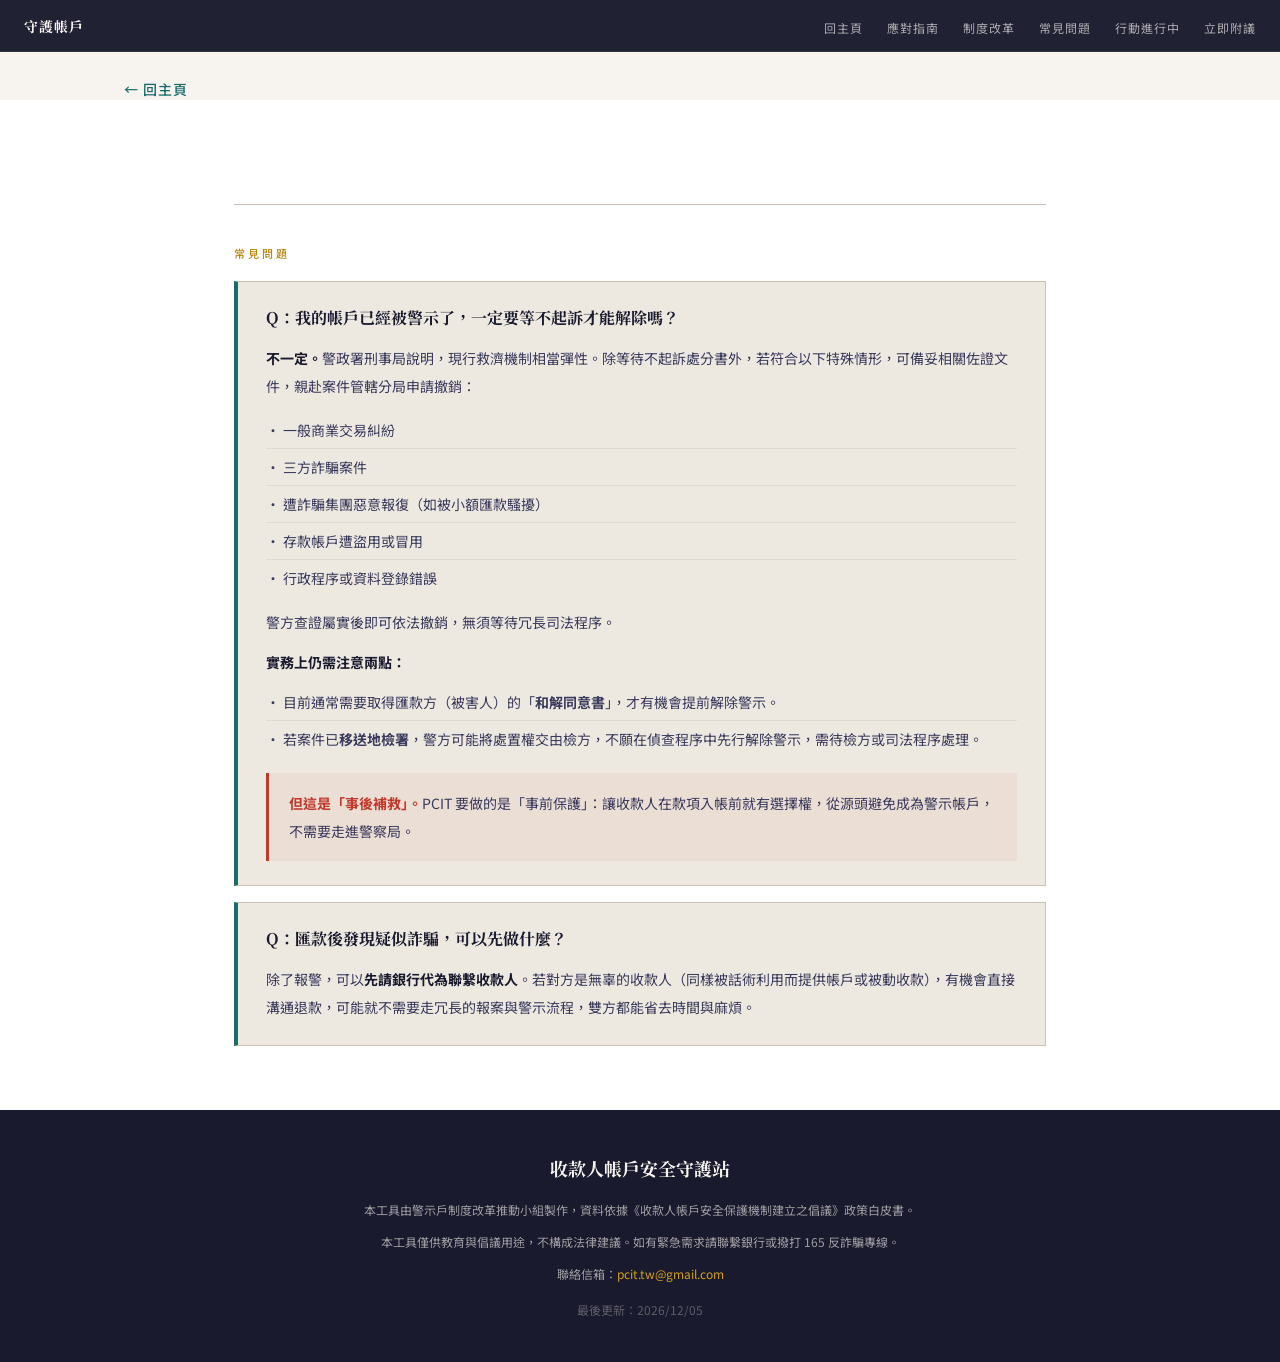
<file: faq.html>
﻿<!DOCTYPE html>
<html lang="zh-TW">
<head>
<meta charset="UTF-8">
<meta name="viewport" content="width=device-width, initial-scale=1.0">
<title>常見問題｜收款人帳戶安全守護站</title>
<meta name="description" content="警示帳戶常見問題：解除警示的特殊管道、申訴流程疑問解答。">
<script data-goatcounter="https://pcit-tw.goatcounter.com/count"
        async src="//gc.zgo.at/count.js"></script>
<link rel="preconnect" href="https://fonts.googleapis.com">
<link href="https://fonts.googleapis.com/css2?family=Noto+Serif+TC:wght@400;600;700;900&family=Noto+Sans+TC:wght@300;400;500&display=swap" rel="stylesheet">
<link rel="stylesheet" href="styles.css">
</head>
<body>

<nav>
  <span class="nav-logo">守護帳戶</span>
  <ul class="nav-links">
    <li><a href="index.html">回主頁</a></li>
    <li><a href="guide.html">應對指南</a></li>
    <li><a href="policy.html">制度改革</a></li>
    <li><a href="faq.html">常見問題</a></li>
    <li><a href="action.html">行動進行中</a></li>
    <li><a href="https://join.gov.tw/idea/detail/ba071237-01f4-40c4-a322-b1c0b16111dd" target="_blank">立即附議</a></li>
  </ul>
</nav>

<div style="max-width:1080px; margin:0 auto; padding:24px 24px 0;">
  <a href="index.html" style="display:inline-block; font-size:14px; color:var(--teal); text-decoration:none; font-weight:500; letter-spacing:1px;">&larr; 回主頁</a>
</div>

<div style="background: #ffffff;">
<div class="section">
  <!-- FAQ -->
  <div style="margin-top:40px; border-top:1px solid var(--border); padding-top:40px;">
    <div class="section-label">常見問題</div>
    <div style="margin-top:20px; display:flex; flex-direction:column; gap:0;">

      <div style="border:1px solid var(--border); border-left:4px solid var(--teal); background:var(--paper-warm); padding:24px 28px;">
        <div style="font-family:'Noto Serif TC',serif; font-size:16px; font-weight:700; color:var(--ink); margin-bottom:14px; line-height:1.5;">
          Q：我的帳戶已經被警示了，一定要等不起訴才能解除嗎？
        </div>
        <div style="font-size:14px; color:var(--ink-soft); line-height:2;">
          <p><strong style="color:var(--ink);">不一定。</strong>警政署刑事局說明，現行救濟機制相當彈性。除等待不起訴處分書外，若符合以下特殊情形，可備妥相關佐證文件，親赴案件管轄分局申請撤銷：</p>
          <ul style="list-style:none; padding:0; margin:12px 0;">
            <li style="padding:4px 0; border-bottom:1px solid rgba(0,0,0,0.06);">・ 一般商業交易糾紛</li>
            <li style="padding:4px 0; border-bottom:1px solid rgba(0,0,0,0.06);">・ 三方詐騙案件</li>
            <li style="padding:4px 0; border-bottom:1px solid rgba(0,0,0,0.06);">・ 遭詐騙集團惡意報復（如被小額匯款騷擾）</li>
            <li style="padding:4px 0; border-bottom:1px solid rgba(0,0,0,0.06);">・ 存款帳戶遭盜用或冒用</li>
            <li style="padding:4px 0;">・ 行政程序或資料登錄錯誤</li>
          </ul>
          <p>警方查證屬實後即可依法撤銷，無須等待冗長司法程序。</p>
          <p style="margin-top:12px;"><strong style="color:var(--ink);">實務上仍需注意兩點：</strong></p>
          <ul style="list-style:none; padding:0; margin:8px 0;">
            <li style="padding:4px 0; border-bottom:1px solid rgba(0,0,0,0.06);">・ 目前通常需要取得匯款方（被害人）的「<strong>和解同意書</strong>」，才有機會提前解除警示。</li>
            <li style="padding:4px 0;">・ 若案件已<strong>移送地檢署</strong>，警方可能將處置權交由檢方，不願在偵查程序中先行解除警示，需待檢方或司法程序處理。</li>
          </ul>
          <div style="margin-top:16px; padding:16px 20px; background:rgba(192,57,43,0.06); border-left:3px solid var(--red);">
            <p><strong style="color:var(--red);">但這是「事後補救」。</strong>PCIT 要做的是「事前保護」：讓收款人在款項入帳前就有選擇權，從源頭避免成為警示帳戶，不需要走進警察局。</p>
          </div>
        </div>
      </div>

      <div style="border:1px solid var(--border); border-left:4px solid var(--teal); background:var(--paper-warm); padding:24px 28px; margin-top:16px;">
        <div style="font-family:'Noto Serif TC',serif; font-size:16px; font-weight:700; color:var(--ink); margin-bottom:14px; line-height:1.5;">
          Q：匯款後發現疑似詐騙，可以先做什麼？
        </div>
        <div style="font-size:14px; color:var(--ink-soft); line-height:2;">
          <p>除了報警，可以<strong style="color:var(--ink);">先請銀行代為聯繫收款人</strong>。若對方是無辜的收款人（同樣被話術利用而提供帳戶或被動收款），有機會直接溝通退款，可能就不需要走冗長的報案與警示流程，雙方都能省去時間與麻煩。</p>
        </div>
      </div>

    </div>
  </div>

</div>
</div>

<footer>
  <div class="footer-logo">收款人帳戶安全守護站</div>
  <p>本工具由警示戶制度改革推動小組製作，資料依據《收款人帳戶安全保護機制建立之倡議》政策白皮書。</p>
  <p style="margin-top: 8px;">本工具僅供教育與倡議用途，不構成法律建議。如有緊急需求請聯繫銀行或撥打 165 反詐騙專線。</p>
  <p style="margin-top: 8px;">聯絡信箱：<a href="mailto:pcit.tw@gmail.com">pcit.tw@gmail.com</a></p>
  <p style="margin-top: 12px; opacity: 0.5;">最後更新：<script>document.write(new Date().toLocaleDateString('zh-TW', { year: 'numeric', month: '2-digit', day: '2-digit' }))</script></p>
</footer>

<script>
  const observer = new IntersectionObserver((entries) => {
    entries.forEach(e => { if (e.isIntersecting) { e.target.classList.add('visible'); observer.unobserve(e.target); } });
  }, { threshold: 0.15 });
  document.querySelectorAll('.step-item').forEach((el, i) => {
    el.style.transitionDelay = `${i * 0.08}s`;
    observer.observe(el);
  });
</script>
</body>
</html>
</file>
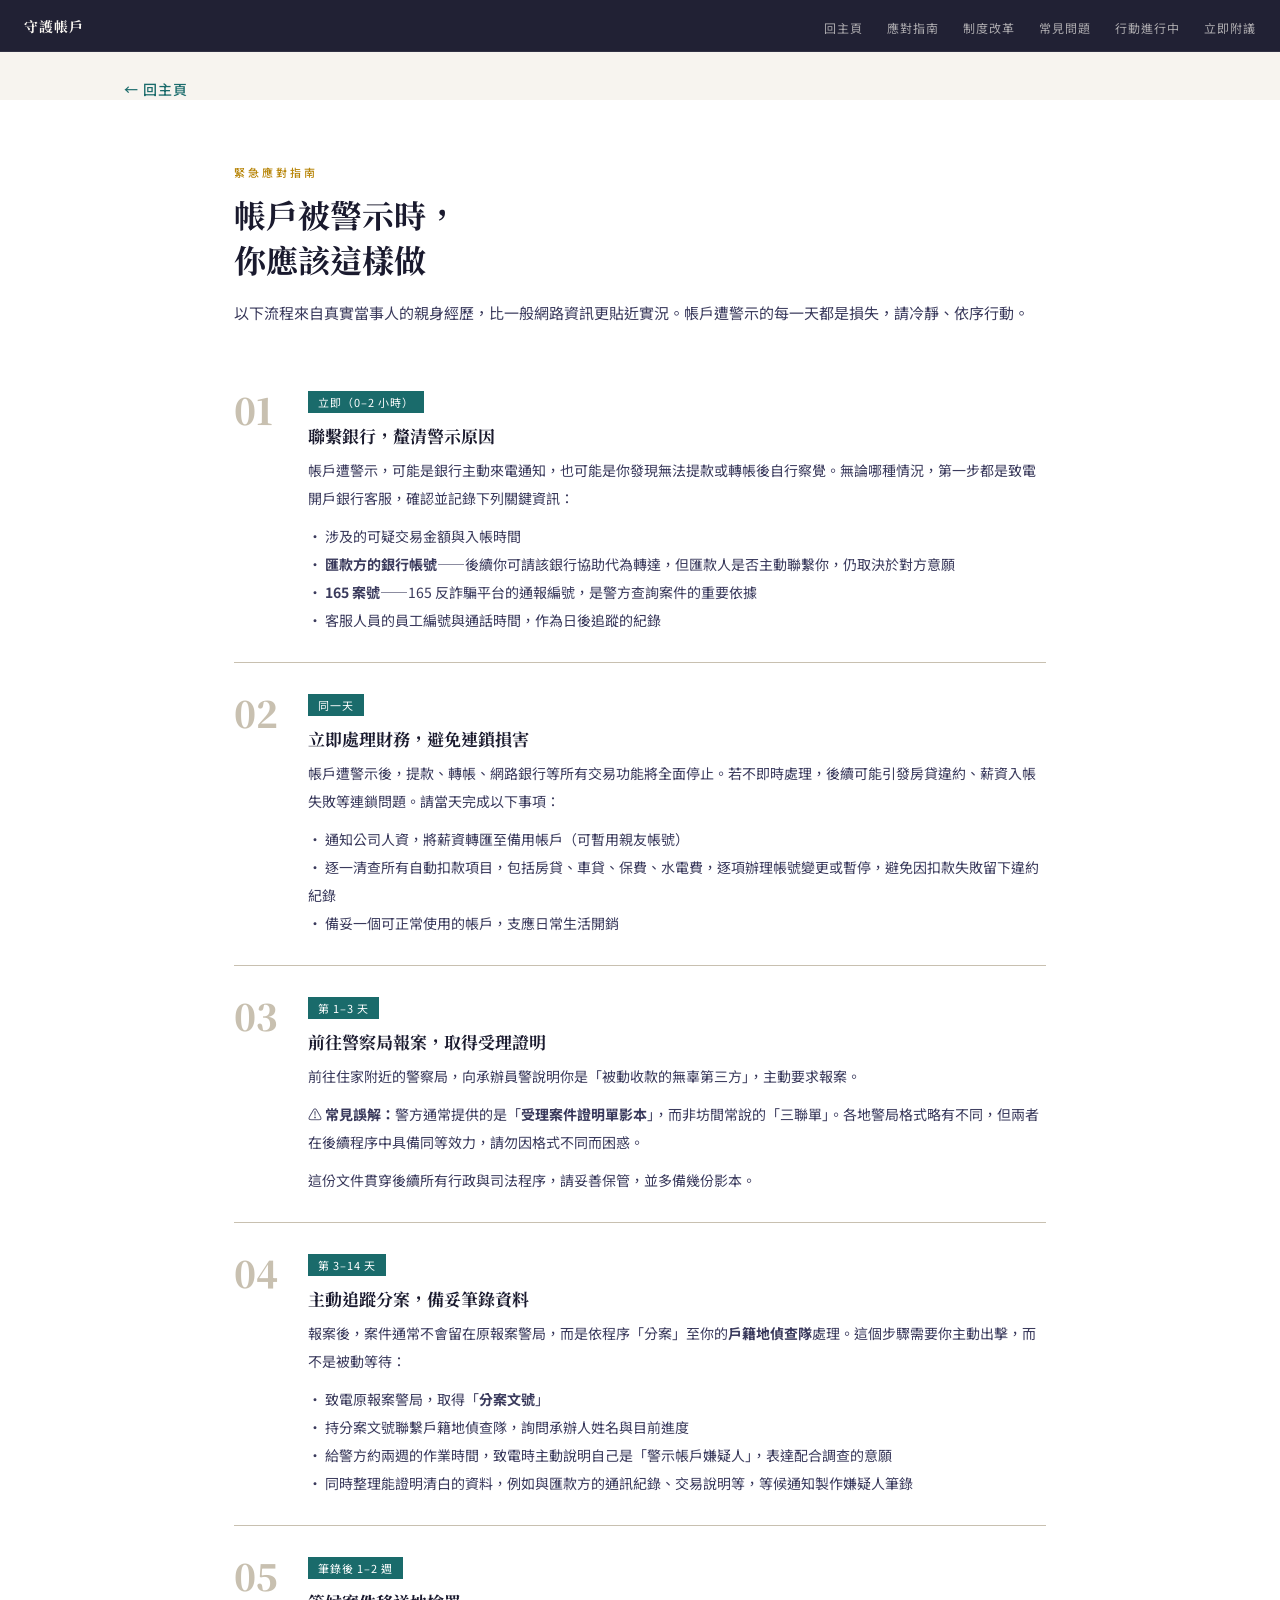
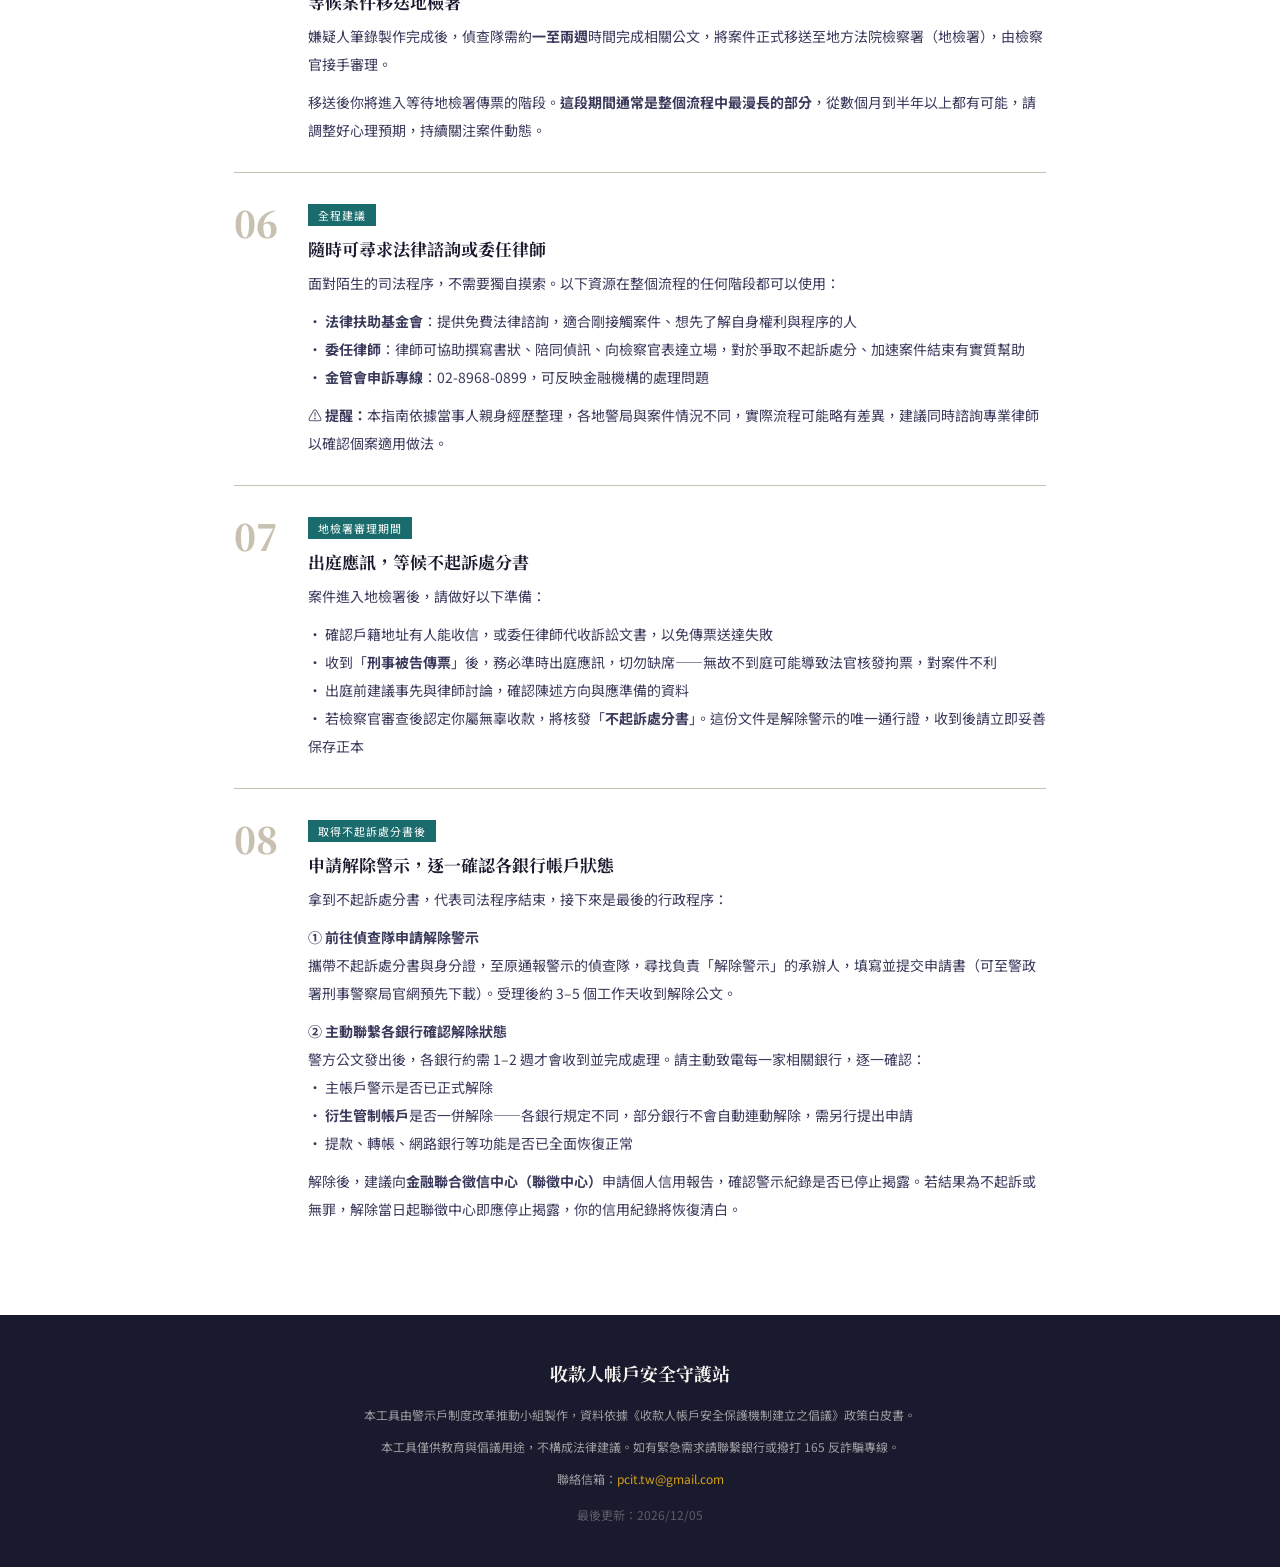
<file: guide.html>
﻿<!DOCTYPE html>
<html lang="zh-TW">
<head>
<meta charset="UTF-8">
<meta name="viewport" content="width=device-width, initial-scale=1.0">
<title>緊急應對指南｜收款人帳戶安全守護站</title>
<meta name="description" content="帳戶被警示時的完整應對步驟：從聯繫銀行、報案、筆錄到解除警示，依真實當事人經歷整理的八步驟指南。">
<script data-goatcounter="https://pcit-tw.goatcounter.com/count"
        async src="//gc.zgo.at/count.js"></script>
<link rel="preconnect" href="https://fonts.googleapis.com">
<link href="https://fonts.googleapis.com/css2?family=Noto+Serif+TC:wght@400;600;700;900&family=Noto+Sans+TC:wght@300;400;500&display=swap" rel="stylesheet">
<link rel="stylesheet" href="styles.css">
</head>
<body>

<nav>
  <span class="nav-logo">守護帳戶</span>
  <ul class="nav-links">
    <li><a href="index.html">回主頁</a></li>
    <li><a href="guide.html">應對指南</a></li>
    <li><a href="policy.html">制度改革</a></li>
    <li><a href="faq.html">常見問題</a></li>
    <li><a href="action.html">行動進行中</a></li>
    <li><a href="https://join.gov.tw/idea/detail/ba071237-01f4-40c4-a322-b1c0b16111dd" target="_blank">立即附議</a></li>
  </ul>
</nav>

<div style="max-width:1080px; margin:0 auto; padding:24px 24px 0;">
  <a href="index.html" style="display:inline-block; font-size:14px; color:var(--teal); text-decoration:none; font-weight:500; letter-spacing:1px;">&larr; 回主頁</a>
</div>

<!-- STEPS -->
<div id="steps" style="background: #ffffff;">
<div class="section">
  <div class="section-label">緊急應對指南</div>
  <div class="section-title">帳戶被警示時，<br>你應該這樣做</div>
  <p class="section-body">以下流程來自真實當事人的親身經歷，比一般網路資訊更貼近實況。帳戶遭警示的每一天都是損失，請冷靜、依序行動。</p>

  <div class="steps-grid">
    <div class="step-item">
      <div class="step-num">01</div>
      <div class="step-content">
        <div class="step-tag">立即（0–2 小時）</div>
        <h3>聯繫銀行，釐清警示原因</h3>
        <p>帳戶遭警示，可能是銀行主動來電通知，也可能是你發現無法提款或轉帳後自行察覺。無論哪種情況，第一步都是致電開戶銀行客服，確認並記錄下列關鍵資訊：</p>
        <p style="margin-top:10px;">
        • 涉及的可疑交易金額與入帳時間<br>
        • <strong>匯款方的銀行帳號</strong>——後續你可請該銀行協助代為轉達，但匯款人是否主動聯繫你，仍取決於對方意願<br>
        • <strong>165 案號</strong>——165 反詐騙平台的通報編號，是警方查詢案件的重要依據<br>
        • 客服人員的員工編號與通話時間，作為日後追蹤的紀錄
        </p>
      </div>
    </div>

    <div class="step-item">
      <div class="step-num">02</div>
      <div class="step-content">
        <div class="step-tag">同一天</div>
        <h3>立即處理財務，避免連鎖損害</h3>
        <p>帳戶遭警示後，提款、轉帳、網路銀行等所有交易功能將全面停止。若不即時處理，後續可能引發房貸違約、薪資入帳失敗等連鎖問題。請當天完成以下事項：</p>
        <p style="margin-top:10px;">
        • 通知公司人資，將薪資轉匯至備用帳戶（可暫用親友帳號）<br>
        • 逐一清查所有自動扣款項目，包括房貸、車貸、保費、水電費，逐項辦理帳號變更或暫停，避免因扣款失敗留下違約紀錄<br>
        • 備妥一個可正常使用的帳戶，支應日常生活開銷
        </p>
      </div>
    </div>

    <div class="step-item">
      <div class="step-num">03</div>
      <div class="step-content">
        <div class="step-tag">第 1–3 天</div>
        <h3>前往警察局報案，取得受理證明</h3>
        <p>前往住家附近的警察局，向承辦員警說明你是「被動收款的無辜第三方」，主動要求報案。</p>
        <p style="margin-top:10px;">
        ⚠️ <strong>常見誤解：</strong>警方通常提供的是「<strong>受理案件證明單影本</strong>」，而非坊間常說的「三聯單」。各地警局格式略有不同，但兩者在後續程序中具備同等效力，請勿因格式不同而困惑。
        </p>
        <p style="margin-top:10px;">這份文件貫穿後續所有行政與司法程序，請妥善保管，並多備幾份影本。</p>
      </div>
    </div>

    <div class="step-item">
      <div class="step-num">04</div>
      <div class="step-content">
        <div class="step-tag">第 3–14 天</div>
        <h3>主動追蹤分案，備妥筆錄資料</h3>
        <p>報案後，案件通常不會留在原報案警局，而是依程序「分案」至你的<strong>戶籍地偵查隊</strong>處理。這個步驟需要你主動出擊，而不是被動等待：</p>
        <p style="margin-top:10px;">
        • 致電原報案警局，取得「<strong>分案文號</strong>」<br>
        • 持分案文號聯繫戶籍地偵查隊，詢問承辦人姓名與目前進度<br>
        • 給警方約兩週的作業時間，致電時主動說明自己是「警示帳戶嫌疑人」，表達配合調查的意願<br>
        • 同時整理能證明清白的資料，例如與匯款方的通訊紀錄、交易說明等，等候通知製作嫌疑人筆錄
        </p>
      </div>
    </div>

    <div class="step-item">
      <div class="step-num">05</div>
      <div class="step-content">
        <div class="step-tag">筆錄後 1–2 週</div>
        <h3>等候案件移送地檢署</h3>
        <p>嫌疑人筆錄製作完成後，偵查隊需約<strong>一至兩週</strong>時間完成相關公文，將案件正式移送至地方法院檢察署（地檢署），由檢察官接手審理。</p>
        <p style="margin-top:10px;">移送後你將進入等待地檢署傳票的階段。<strong>這段期間通常是整個流程中最漫長的部分</strong>，從數個月到半年以上都有可能，請調整好心理預期，持續關注案件動態。</p>
      </div>
    </div>

    <div class="step-item">
      <div class="step-num">06</div>
      <div class="step-content">
        <div class="step-tag">全程建議</div>
        <h3>隨時可尋求法律諮詢或委任律師</h3>
        <p>面對陌生的司法程序，不需要獨自摸索。以下資源在整個流程的任何階段都可以使用：</p>
        <p style="margin-top:10px;">
        • <strong>法律扶助基金會</strong>：提供免費法律諮詢，適合剛接觸案件、想先了解自身權利與程序的人<br>
        • <strong>委任律師</strong>：律師可協助撰寫書狀、陪同偵訊、向檢察官表達立場，對於爭取不起訴處分、加速案件結束有實質幫助<br>
        • <strong>金管會申訴專線</strong>：02-8968-0899，可反映金融機構的處理問題
        </p>
        <p style="margin-top:10px;">⚠️ <strong>提醒：</strong>本指南依據當事人親身經歷整理，各地警局與案件情況不同，實際流程可能略有差異，建議同時諮詢專業律師以確認個案適用做法。</p>
      </div>
    </div>

    <div class="step-item">
      <div class="step-num">07</div>
      <div class="step-content">
        <div class="step-tag">地檢署審理期間</div>
        <h3>出庭應訊，等候不起訴處分書</h3>
        <p>案件進入地檢署後，請做好以下準備：</p>
        <p style="margin-top:10px;">
        • 確認戶籍地址有人能收信，或委任律師代收訴訟文書，以免傳票送達失敗<br>
        • 收到「<strong>刑事被告傳票</strong>」後，務必準時出庭應訊，切勿缺席——無故不到庭可能導致法官核發拘票，對案件不利<br>
        • 出庭前建議事先與律師討論，確認陳述方向與應準備的資料<br>
        • 若檢察官審查後認定你屬無辜收款，將核發「<strong>不起訴處分書</strong>」。這份文件是解除警示的唯一通行證，收到後請立即妥善保存正本
        </p>
      </div>
    </div>

    <div class="step-item">
      <div class="step-num">08</div>
      <div class="step-content">
        <div class="step-tag">取得不起訴處分書後</div>
        <h3>申請解除警示，逐一確認各銀行帳戶狀態</h3>
        <p>拿到不起訴處分書，代表司法程序結束，接下來是最後的行政程序：</p>
        <p style="margin-top:10px;">
        <strong>① 前往偵查隊申請解除警示</strong><br>
        攜帶不起訴處分書與身分證，至原通報警示的偵查隊，尋找負責「解除警示」的承辦人，填寫並提交申請書（可至警政署刑事警察局官網預先下載）。受理後約 3–5 個工作天收到解除公文。
        </p>
        <p style="margin-top:10px;">
        <strong>② 主動聯繫各銀行確認解除狀態</strong><br>
        警方公文發出後，各銀行約需 1–2 週才會收到並完成處理。請主動致電每一家相關銀行，逐一確認：<br>
        • 主帳戶警示是否已正式解除<br>
        • <strong>衍生管制帳戶</strong>是否一併解除——各銀行規定不同，部分銀行不會自動連動解除，需另行提出申請<br>
        • 提款、轉帳、網路銀行等功能是否已全面恢復正常
        </p>
        <p style="margin-top:10px;">
        解除後，建議向<strong>金融聯合徵信中心（聯徵中心）</strong>申請個人信用報告，確認警示紀錄是否已停止揭露。若結果為不起訴或無罪，解除當日起聯徵中心即應停止揭露，你的信用紀錄將恢復清白。
        </p>
      </div>
    </div>

  </div>
</div>
</div>


<footer>
  <div class="footer-logo">收款人帳戶安全守護站</div>
  <p>本工具由警示戶制度改革推動小組製作，資料依據《收款人帳戶安全保護機制建立之倡議》政策白皮書。</p>
  <p style="margin-top: 8px;">本工具僅供教育與倡議用途，不構成法律建議。如有緊急需求請聯繫銀行或撥打 165 反詐騙專線。</p>
  <p style="margin-top: 8px;">聯絡信箱：<a href="mailto:pcit.tw@gmail.com">pcit.tw@gmail.com</a></p>
  <p style="margin-top: 12px; opacity: 0.5;">最後更新：<script>document.write(new Date().toLocaleDateString('zh-TW', { year: 'numeric', month: '2-digit', day: '2-digit' }))</script></p>
</footer>

<script>
  const observer = new IntersectionObserver((entries) => {
    entries.forEach(e => { if (e.isIntersecting) { e.target.classList.add('visible'); observer.unobserve(e.target); } });
  }, { threshold: 0.15 });
  document.querySelectorAll('.step-item').forEach((el, i) => {
    el.style.transitionDelay = `${i * 0.08}s`;
    observer.observe(el);
  });
</script>
</body>
</html>
</file>
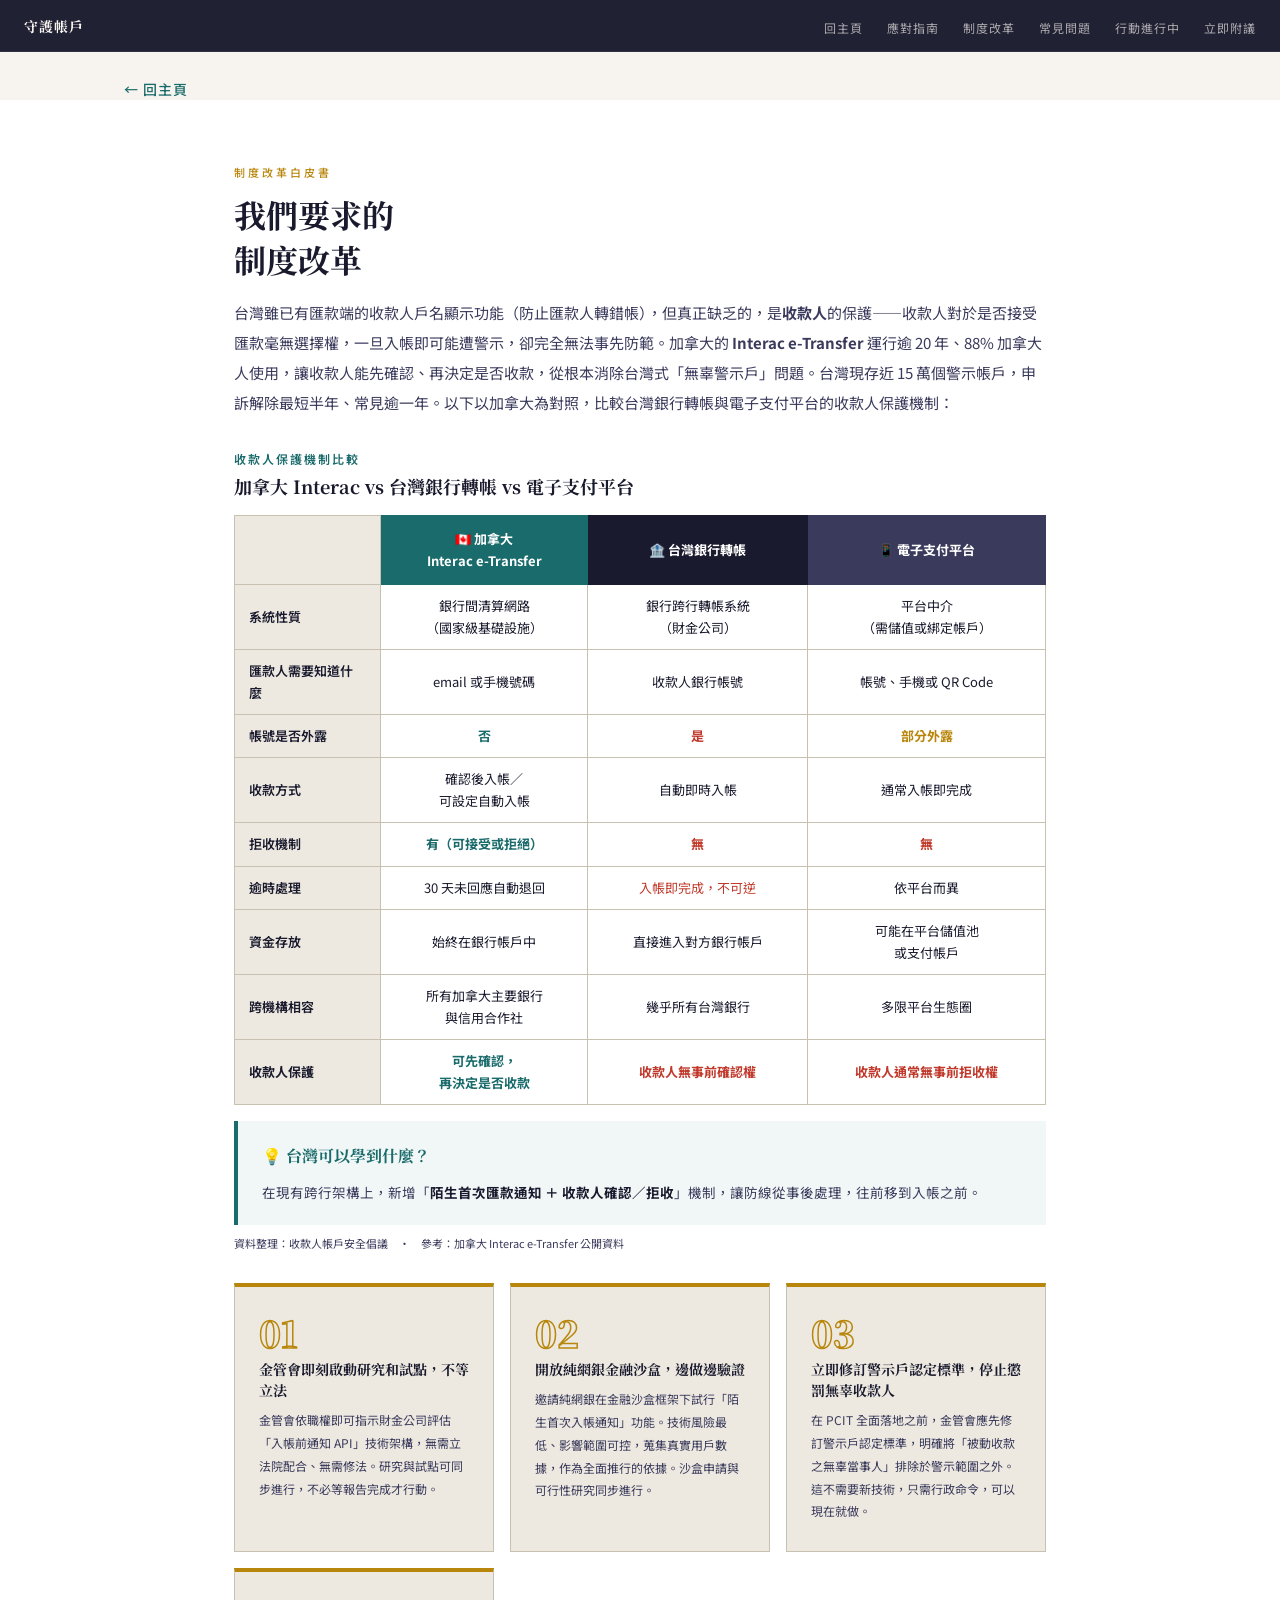
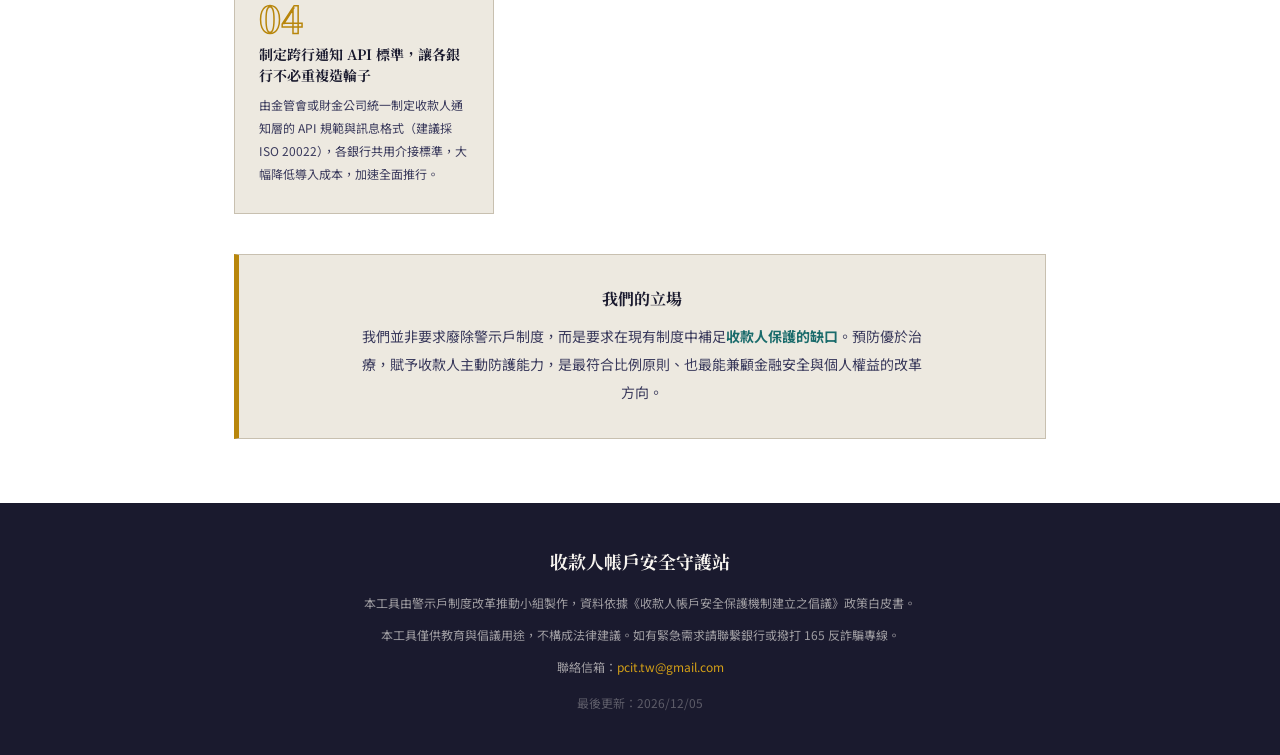
<file: policy.html>
﻿<!DOCTYPE html>
<html lang="zh-TW">
<head>
<meta charset="UTF-8">
<meta name="viewport" content="width=device-width, initial-scale=1.0">
<title>制度改革白皮書｜收款人帳戶安全守護站</title>
<meta name="description" content="PCIT 收款人入帳確認機制：國際機制比較、四項具體訴求與我們的立場。">
<script data-goatcounter="https://pcit-tw.goatcounter.com/count"
        async src="//gc.zgo.at/count.js"></script>
<link rel="preconnect" href="https://fonts.googleapis.com">
<link href="https://fonts.googleapis.com/css2?family=Noto+Serif+TC:wght@400;600;700;900&family=Noto+Sans+TC:wght@300;400;500&display=swap" rel="stylesheet">
<link rel="stylesheet" href="styles.css">
</head>
<body>

<nav>
  <span class="nav-logo">守護帳戶</span>
  <ul class="nav-links">
    <li><a href="index.html">回主頁</a></li>
    <li><a href="guide.html">應對指南</a></li>
    <li><a href="policy.html">制度改革</a></li>
    <li><a href="faq.html">常見問題</a></li>
    <li><a href="action.html">行動進行中</a></li>
    <li><a href="https://join.gov.tw/idea/detail/ba071237-01f4-40c4-a322-b1c0b16111dd" target="_blank">立即附議</a></li>
  </ul>
</nav>

<div style="max-width:1080px; margin:0 auto; padding:24px 24px 0;">
  <a href="index.html" style="display:inline-block; font-size:14px; color:var(--teal); text-decoration:none; font-weight:500; letter-spacing:1px;">&larr; 回主頁</a>
</div>

<!-- POLICY -->
<div id="policy" style="background: #ffffff;">
<div class="section">
  <div class="section-label">制度改革白皮書</div>
  <div class="section-title">我們要求的<br>制度改革</div>
  <p class="section-body">台灣雖已有匯款端的收款人戶名顯示功能（防止匯款人轉錯帳），但真正缺乏的，是<strong>收款人</strong>的保護——收款人對於是否接受匯款毫無選擇權，一旦入帳即可能遭警示，卻完全無法事先防範。加拿大的 <strong>Interac e-Transfer</strong> 運行逾 20 年、88% 加拿大人使用，讓收款人能先確認、再決定是否收款，從根本消除台灣式「無辜警示戶」問題。台灣現存近 15 萬個警示帳戶，申訴解除最短半年、常見逾一年。以下以加拿大為對照，比較台灣銀行轉帳與電子支付平台的收款人保護機制：</p>

  <div style="margin-bottom:32px;">
    <div style="font-size:12px; font-weight:600; letter-spacing:2px; color:var(--teal); margin-bottom:6px; text-transform:uppercase;">收款人保護機制比較</div>
    <div style="font-family:'Noto Serif TC',serif; font-size:18px; font-weight:700; color:var(--ink); margin-bottom:16px;">加拿大 Interac vs 台灣銀行轉帳 vs 電子支付平台</div>

    <div style="overflow-x:auto;">
    <table style="width:100%; border-collapse:collapse; font-size:13px; line-height:1.7; min-width:560px;">
      <thead>
        <tr>
          <th style="text-align:left; padding:12px 14px; background:var(--paper-warm); border:1px solid var(--border); width:18%;"></th>
          <th style="text-align:center; padding:12px 14px; background:var(--teal); color:#fff; border:1px solid var(--teal); font-weight:700;">🇨🇦 加拿大<br>Interac e-Transfer</th>
          <th style="text-align:center; padding:12px 14px; background:var(--ink); color:#fff; border:1px solid var(--ink); font-weight:700;">🏦 台灣銀行轉帳</th>
          <th style="text-align:center; padding:12px 14px; background:var(--ink-soft); color:#fff; border:1px solid var(--ink-soft); font-weight:700;">📱 電子支付平台</th>
        </tr>
      </thead>
      <tbody>
        <tr>
          <td style="padding:10px 14px; background:var(--paper-warm); border:1px solid var(--border); font-weight:600; color:var(--ink);">系統性質</td>
          <td style="padding:10px 14px; border:1px solid var(--border); text-align:center;">銀行間清算網路<br>（國家級基礎設施）</td>
          <td style="padding:10px 14px; border:1px solid var(--border); text-align:center;">銀行跨行轉帳系統<br>（財金公司）</td>
          <td style="padding:10px 14px; border:1px solid var(--border); text-align:center;">平台中介<br>（需儲值或綁定帳戶）</td>
        </tr>
        <tr>
          <td style="padding:10px 14px; background:var(--paper-warm); border:1px solid var(--border); font-weight:600; color:var(--ink);">匯款人需要知道什麼</td>
          <td style="padding:10px 14px; border:1px solid var(--border); text-align:center;">email 或手機號碼</td>
          <td style="padding:10px 14px; border:1px solid var(--border); text-align:center;">收款人銀行帳號</td>
          <td style="padding:10px 14px; border:1px solid var(--border); text-align:center;">帳號、手機或 QR Code</td>
        </tr>
        <tr>
          <td style="padding:10px 14px; background:var(--paper-warm); border:1px solid var(--border); font-weight:600; color:var(--ink);">帳號是否外露</td>
          <td style="padding:10px 14px; border:1px solid var(--border); text-align:center; color:var(--teal); font-weight:700;">否</td>
          <td style="padding:10px 14px; border:1px solid var(--border); text-align:center; color:var(--red); font-weight:700;">是</td>
          <td style="padding:10px 14px; border:1px solid var(--border); text-align:center; color:var(--gold); font-weight:700;">部分外露</td>
        </tr>
        <tr>
          <td style="padding:10px 14px; background:var(--paper-warm); border:1px solid var(--border); font-weight:600; color:var(--ink);">收款方式</td>
          <td style="padding:10px 14px; border:1px solid var(--border); text-align:center;">確認後入帳／<br>可設定自動入帳</td>
          <td style="padding:10px 14px; border:1px solid var(--border); text-align:center;">自動即時入帳</td>
          <td style="padding:10px 14px; border:1px solid var(--border); text-align:center;">通常入帳即完成</td>
        </tr>
        <tr>
          <td style="padding:10px 14px; background:var(--paper-warm); border:1px solid var(--border); font-weight:600; color:var(--ink);">拒收機制</td>
          <td style="padding:10px 14px; border:1px solid var(--border); text-align:center; color:var(--teal); font-weight:700;">有（可接受或拒絕）</td>
          <td style="padding:10px 14px; border:1px solid var(--border); text-align:center; color:var(--red); font-weight:700;">無</td>
          <td style="padding:10px 14px; border:1px solid var(--border); text-align:center; color:var(--red); font-weight:700;">無</td>
        </tr>
        <tr>
          <td style="padding:10px 14px; background:var(--paper-warm); border:1px solid var(--border); font-weight:600; color:var(--ink);">逾時處理</td>
          <td style="padding:10px 14px; border:1px solid var(--border); text-align:center;">30 天未回應自動退回</td>
          <td style="padding:10px 14px; border:1px solid var(--border); text-align:center; color:var(--red);">入帳即完成，不可逆</td>
          <td style="padding:10px 14px; border:1px solid var(--border); text-align:center;">依平台而異</td>
        </tr>
        <tr>
          <td style="padding:10px 14px; background:var(--paper-warm); border:1px solid var(--border); font-weight:600; color:var(--ink);">資金存放</td>
          <td style="padding:10px 14px; border:1px solid var(--border); text-align:center;">始終在銀行帳戶中</td>
          <td style="padding:10px 14px; border:1px solid var(--border); text-align:center;">直接進入對方銀行帳戶</td>
          <td style="padding:10px 14px; border:1px solid var(--border); text-align:center;">可能在平台儲值池<br>或支付帳戶</td>
        </tr>
        <tr>
          <td style="padding:10px 14px; background:var(--paper-warm); border:1px solid var(--border); font-weight:600; color:var(--ink);">跨機構相容</td>
          <td style="padding:10px 14px; border:1px solid var(--border); text-align:center;">所有加拿大主要銀行<br>與信用合作社</td>
          <td style="padding:10px 14px; border:1px solid var(--border); text-align:center;">幾乎所有台灣銀行</td>
          <td style="padding:10px 14px; border:1px solid var(--border); text-align:center;">多限平台生態圈</td>
        </tr>
        <tr>
          <td style="padding:10px 14px; background:var(--paper-warm); border:1px solid var(--border); font-weight:700; color:var(--ink);">收款人保護</td>
          <td style="padding:10px 14px; border:1px solid var(--border); text-align:center; color:var(--teal); font-weight:700;">可先確認，<br>再決定是否收款</td>
          <td style="padding:10px 14px; border:1px solid var(--border); text-align:center; color:var(--red); font-weight:700;">收款人無事前確認權</td>
          <td style="padding:10px 14px; border:1px solid var(--border); text-align:center; color:var(--red); font-weight:700;">收款人通常無事前拒收權</td>
        </tr>
      </tbody>
    </table>
    </div>

    <div style="margin-top:16px; padding:20px 24px; background:rgba(26,107,107,0.06); border-left:4px solid var(--teal); line-height:1.9;">
      <div style="font-family:'Noto Serif TC',serif; font-size:16px; font-weight:700; color:var(--teal); margin-bottom:8px;">💡 台灣可以學到什麼？</div>
      <p style="font-size:13.5px; color:var(--ink-soft);">在現有跨行架構上，新增「<strong style="color:var(--ink);">陌生首次匯款通知 ＋ 收款人確認／拒收</strong>」機制，讓防線從事後處理，往前移到入帳之前。</p>
    </div>
    <p style="font-size:11px; color:var(--ink-soft); margin-top:10px;">資料整理：收款人帳戶安全倡議　·　參考：加拿大 Interac e-Transfer 公開資料</p>
  </div>

  <div class="policy-grid">
    <div class="policy-card">
      <div class="policy-num">01</div>
      <h4>金管會即刻啟動研究和試點，不等立法</h4>
      <p>金管會依職權即可指示財金公司評估「入帳前通知 API」技術架構，無需立法院配合、無需修法。研究與試點可同步進行，不必等報告完成才行動。</p>
    </div>
    <div class="policy-card">
      <div class="policy-num">02</div>
      <h4>開放純網銀金融沙盒，邊做邊驗證</h4>
      <p>邀請純網銀在金融沙盒框架下試行「陌生首次入帳通知」功能。技術風險最低、影響範圍可控，蒐集真實用戶數據，作為全面推行的依據。沙盒申請與可行性研究同步進行。</p>
    </div>
    <div class="policy-card">
      <div class="policy-num">03</div>
      <h4>立即修訂警示戶認定標準，停止懲罰無辜收款人</h4>
      <p>在 PCIT 全面落地之前，金管會應先修訂警示戶認定標準，明確將「被動收款之無辜當事人」排除於警示範圍之外。這不需要新技術，只需行政命令，可以現在就做。</p>
    </div>
    <div class="policy-card">
      <div class="policy-num">04</div>
      <h4>制定跨行通知 API 標準，讓各銀行不必重複造輪子</h4>
      <p>由金管會或財金公司統一制定收款人通知層的 API 規範與訊息格式（建議採 ISO 20022），各銀行共用介接標準，大幅降低導入成本，加速全面推行。</p>
    </div>
  </div>

  <div class="policy-statement">
    <div class="policy-statement-title">我們的立場</div>
    <p>
      我們並非要求廢除警示戶制度，而是要求在現有制度中補足<strong>收款人保護的缺口</strong>。預防優於治療，賦予收款人主動防護能力，是最符合比例原則、也最能兼顧金融安全與個人權益的改革方向。
    </p>
  </div>
</div>
</div>



<footer>
  <div class="footer-logo">收款人帳戶安全守護站</div>
  <p>本工具由警示戶制度改革推動小組製作，資料依據《收款人帳戶安全保護機制建立之倡議》政策白皮書。</p>
  <p style="margin-top: 8px;">本工具僅供教育與倡議用途，不構成法律建議。如有緊急需求請聯繫銀行或撥打 165 反詐騙專線。</p>
  <p style="margin-top: 8px;">聯絡信箱：<a href="mailto:pcit.tw@gmail.com">pcit.tw@gmail.com</a></p>
  <p style="margin-top: 12px; opacity: 0.5;">最後更新：<script>document.write(new Date().toLocaleDateString('zh-TW', { year: 'numeric', month: '2-digit', day: '2-digit' }))</script></p>
</footer>

<script>
  const observer = new IntersectionObserver((entries) => {
    entries.forEach(e => { if (e.isIntersecting) { e.target.classList.add('visible'); observer.unobserve(e.target); } });
  }, { threshold: 0.15 });
  document.querySelectorAll('.step-item').forEach((el, i) => {
    el.style.transitionDelay = `${i * 0.08}s`;
    observer.observe(el);
  });
</script>
</body>
</html>
</file>
<file: styles.css>
﻿  :root {
    --ink: #1a1a2e;
    --ink-soft: #3a3a5c;
    --paper: #f7f4ef;
    --paper-warm: #ede9e0;
    --red: #c0392b;
    --red-soft: #e74c3c;
    --gold: #b8860b;
    --gold-light: #d4a017;
    --teal: #1a6b6b;
    --teal-light: #2d9b9b;
    --border: #c8c0b0;
    --shadow: rgba(26,26,46,0.12);
  }

  * { margin: 0; padding: 0; box-sizing: border-box; }

  body {
    font-family: 'Noto Sans TC', sans-serif;
    background: var(--paper);
    color: var(--ink);
    min-height: 100vh;
    overflow-x: hidden;
  }

  /* ── HERO ── */
  .hero {
    background: var(--ink);
    color: var(--paper);
    padding: 80px 24px 60px;
    text-align: center;
    position: relative;
    overflow: hidden;
  }
  .hero::before {
    content: '';
    position: absolute;
    inset: 0;
    pointer-events: none;
    background: repeating-linear-gradient(
      45deg,
      transparent,
      transparent 40px,
      rgba(255,255,255,0.02) 40px,
      rgba(255,255,255,0.02) 41px
    );
  }
  .hero-badge {
    display: inline-block;
    border: 1px solid rgba(184,134,11,0.6);
    color: var(--gold-light);
    font-size: 11px;
    letter-spacing: 3px;
    padding: 6px 16px;
    margin-bottom: 28px;
    font-weight: 500;
    text-transform: uppercase;
    animation: fadeDown 0.6s ease both;
  }
  .hero h1 {
    font-family: 'Noto Serif TC', serif;
    font-size: clamp(28px, 7vw, 52px);
    font-weight: 900;
    line-height: 1.2;
    margin-bottom: 20px;
    animation: fadeDown 0.6s 0.1s ease both;
  }
  .hero h1 span { color: var(--gold-light); }
  .hero-sub {
    font-size: clamp(14px, 3vw, 18px);
    color: rgba(247,244,239,0.7);
    max-width: 560px;
    margin: 0 auto 40px;
    line-height: 1.8;
    animation: fadeDown 0.6s 0.2s ease both;
  }
  .hero-cta {
    display: flex;
    gap: 12px;
    justify-content: center;
    flex-wrap: wrap;
    animation: fadeDown 0.6s 0.3s ease both;
  }
  .btn-primary {
    background: var(--gold);
    color: var(--paper);
    border: none;
    padding: 14px 28px;
    font-family: 'Noto Sans TC', sans-serif;
    font-size: 15px;
    font-weight: 500;
    cursor: pointer;
    transition: all 0.2s;
    letter-spacing: 1px;
  }
  .btn-primary:hover { background: var(--gold-light); transform: translateY(-2px); }
  .btn-outline {
    background: transparent;
    color: var(--paper);
    border: 1px solid rgba(247,244,239,0.4);
    padding: 14px 28px;
    font-family: 'Noto Sans TC', sans-serif;
    font-size: 15px;
    cursor: pointer;
    transition: all 0.2s;
    letter-spacing: 1px;
  }
  .btn-outline:hover { border-color: var(--paper); background: rgba(247,244,239,0.08); }

  @keyframes fadeDown {
    from { opacity: 0; transform: translateY(-16px); }
    to { opacity: 1; transform: translateY(0); }
  }

  /* ── STATS BAR ── */
  .stats-bar {
    background: var(--red);
    color: white;
    display: flex;
    justify-content: center;
    gap: 0;
    flex-wrap: wrap;
  }
  .stat-item {
    padding: 20px 32px;
    text-align: center;
    border-right: 1px solid rgba(255,255,255,0.2);
  }
  .stat-item:last-child { border-right: none; }
  .stat-num {
    font-family: 'Noto Serif TC', serif;
    font-size: 28px;
    font-weight: 900;
    display: block;
  }
  .stat-label {
    font-size: 12px;
    opacity: 0.85;
    letter-spacing: 1px;
    margin-top: 2px;
  }

  /* ── SECTION ── */
  .section {
    max-width: 860px;
    margin: 0 auto;
    padding: 64px 24px;
  }
  .section-label {
    font-size: 11px;
    letter-spacing: 3px;
    color: var(--gold);
    text-transform: uppercase;
    font-weight: 500;
    margin-bottom: 12px;
  }
  .section-title {
    font-family: 'Noto Serif TC', serif;
    font-size: clamp(22px, 5vw, 32px);
    font-weight: 700;
    color: var(--ink);
    margin-bottom: 16px;
    line-height: 1.4;
  }
  .section-body {
    font-size: 15px;
    color: var(--ink-soft);
    line-height: 2;
    margin-bottom: 32px;
  }
  hr.divider {
    border: none;
    border-top: 1px solid var(--border);
    margin: 0;
  }

  /* ── QUIZ ── */
  .quiz-wrap {
    background: white;
    border: 1px solid var(--border);
    padding: 40px 32px;
    margin-top: 8px;
    box-shadow: 0 4px 24px var(--shadow);
  }
  .quiz-title {
    font-family: 'Noto Serif TC', serif;
    font-size: 18px;
    font-weight: 700;
    margin-bottom: 8px;
    color: var(--ink);
  }
  .quiz-desc {
    font-size: 13px;
    color: var(--ink-soft);
    margin-bottom: 28px;
    line-height: 1.8;
  }
  .scenario-box {
    background: var(--paper-warm);
    border-left: 4px solid var(--teal);
    padding: 20px;
    margin-bottom: 24px;
    font-size: 14px;
    line-height: 2;
    color: var(--ink);
  }
  .scenario-box strong { color: var(--teal); }
  .choices { display: flex; flex-direction: column; gap: 10px; }
  .choice-btn {
    background: white;
    border: 1.5px solid var(--border);
    padding: 14px 20px;
    text-align: left;
    font-family: 'Noto Sans TC', sans-serif;
    font-size: 14px;
    color: var(--ink);
    cursor: pointer;
    transition: all 0.2s;
    line-height: 1.6;
  }
  .choice-btn:hover { border-color: var(--teal); background: rgba(26,107,107,0.04); }
  .choice-btn.correct { border-color: var(--teal); background: rgba(26,107,107,0.08); color: var(--teal); }
  .choice-btn.wrong { border-color: var(--red); background: rgba(192,57,43,0.06); color: var(--red); }
  .choice-btn:disabled { cursor: default; }

  .result-box {
    margin-top: 20px;
    padding: 20px;
    border-left: 4px solid var(--teal);
    background: rgba(26,107,107,0.05);
    font-size: 14px;
    line-height: 1.9;
    display: none;
    color: var(--ink);
  }
  .result-box.show { display: block; animation: fadeDown 0.4s ease; }
  .result-box.wrong-result { border-left-color: var(--red); background: rgba(192,57,43,0.05); }
  .result-box h4 { font-family: 'Noto Serif TC', serif; margin-bottom: 8px; font-size: 15px; }
  .result-box .correct-tag { color: var(--teal); font-weight: 600; }
  .result-box .wrong-tag { color: var(--red); font-weight: 600; }

  .quiz-nav {
    display: flex;
    justify-content: space-between;
    align-items: center;
    margin-top: 24px;
    flex-wrap: wrap;
    gap: 12px;
  }
  .quiz-progress {
    font-size: 12px;
    color: var(--ink-soft);
    letter-spacing: 1px;
  }
  .btn-next {
    background: var(--ink);
    color: var(--paper);
    border: none;
    padding: 12px 24px;
    font-family: 'Noto Sans TC', sans-serif;
    font-size: 14px;
    cursor: pointer;
    transition: all 0.2s;
    display: none;
    letter-spacing: 1px;
  }
  .btn-next.show { display: block; }
  .btn-next:hover { background: var(--teal); }

  /* score final */
  .score-final {
    text-align: center;
    padding: 20px 0;
    display: none;
  }
  .score-final.show { display: block; animation: fadeDown 0.5s ease; }
  .score-circle {
    width: 100px; height: 100px;
    border-radius: 50%;
    background: var(--teal);
    color: white;
    display: flex; flex-direction: column;
    align-items: center; justify-content: center;
    margin: 0 auto 20px;
    font-family: 'Noto Serif TC', serif;
  }
  .score-circle .num { font-size: 36px; font-weight: 900; line-height: 1; }
  .score-circle .denom { font-size: 13px; opacity: 0.8; }
  .score-msg { font-family: 'Noto Serif TC', serif; font-size: 20px; font-weight: 700; margin-bottom: 10px; }
  .score-sub { font-size: 14px; color: var(--ink-soft); line-height: 1.9; max-width: 400px; margin: 0 auto 24px; }

  /* ── STEPS ── */
  .steps-grid {
    display: flex;
    flex-direction: column;
    gap: 0;
  }
  .step-item {
    display: flex;
    gap: 24px;
    padding: 28px 0;
    border-bottom: 1px solid var(--border);
    opacity: 0;
    transform: translateX(-20px);
    transition: all 0.5s ease;
  }
  .step-item.visible { opacity: 1; transform: translateX(0); }
  .step-item:last-child { border-bottom: none; }
  .step-num {
    font-family: 'Noto Serif TC', serif;
    font-size: 36px;
    font-weight: 900;
    color: var(--border);
    min-width: 50px;
    line-height: 1;
    padding-top: 4px;
  }
  .step-content h3 {
    font-family: 'Noto Serif TC', serif;
    font-size: 17px;
    font-weight: 700;
    margin-bottom: 8px;
    color: var(--ink);
  }
  .step-content p {
    font-size: 14px;
    color: var(--ink-soft);
    line-height: 2;
  }

  /* ── ALERT CHECK ── */
  .check-wrap {
    background: white;
    border: 1px solid var(--border);
    padding: 40px 32px;
    box-shadow: 0 4px 24px var(--shadow);
    position: relative;
    z-index: 1;
  }
  .check-input {
    width: 100%;
    border: 1.5px solid var(--border);
    padding: 14px 16px;
    font-family: 'Noto Sans TC', sans-serif;
    font-size: 15px;
    color: var(--ink);
    background: var(--paper);
    outline: none;
    transition: border-color 0.2s;
    margin-bottom: 12px;
  }
  .check-input:focus { border-color: var(--teal); }
  .checkbox-row {
    display: flex;
    align-items: flex-start;
    gap: 10px;
    margin-bottom: 10px;
    cursor: pointer;
    font-size: 14px;
    color: var(--ink-soft);
    line-height: 1.7;
  }
  .checkbox-row input[type="checkbox"] {
    margin-top: 3px;
    accent-color: var(--teal);
    width: 16px; height: 16px;
    flex-shrink: 0;
  }
  .btn-check {
    background: var(--teal);
    color: white;
    border: none;
    width: 100%;
    padding: 16px;
    font-family: 'Noto Sans TC', sans-serif;
    font-size: 15px;
    font-weight: 500;
    cursor: pointer;
    transition: all 0.2s;
    margin-top: 16px;
    letter-spacing: 1px;
  }
  .btn-check:hover { background: var(--teal-light); }
  .risk-result {
    margin-top: 20px;
    padding: 20px;
    display: none;
    animation: fadeDown 0.4s ease;
  }
  .risk-result.show { display: block; }
  .risk-high { background: rgba(192,57,43,0.07); border-left: 4px solid var(--red); }
  .risk-medium { background: rgba(184,134,11,0.07); border-left: 4px solid var(--gold); }
  .risk-low { background: rgba(26,107,107,0.07); border-left: 4px solid var(--teal); }
  .risk-level {
    font-family: 'Noto Serif TC', serif;
    font-size: 17px;
    font-weight: 700;
    margin-bottom: 12px;
    color: var(--ink);
  }
  .risk-high .risk-level { color: var(--red); }
  .risk-medium .risk-level { color: var(--gold); }
  .risk-low .risk-level { color: var(--teal); }
  .risk-list {
    list-style: none;
    padding: 0;
  }
  .risk-list li {
    font-size: 13px;
    color: var(--ink-soft);
    padding: 6px 0;
    border-bottom: 1px solid rgba(0,0,0,0.06);
    line-height: 1.7;
  }
  .risk-list li:last-child { border-bottom: none; }
  .risk-list li::before { content: '→ '; font-weight: 600; }

  /* ── POLICY ── */
  .policy-grid {
    display: grid;
    grid-template-columns: repeat(auto-fit, minmax(200px, 1fr));
    gap: 16px;
    margin-top: 24px;
  }
  .policy-card {
    background: var(--paper-warm);
    border: 1px solid var(--border);
    border-top: 4px solid var(--gold);
    padding: 28px 24px;
  }
  .policy-num {
    font-family: 'Noto Serif TC', serif;
    font-size: 36px;
    font-weight: 900;
    color: var(--paper-warm);
    margin-bottom: 8px;
    line-height: 1;
    -webkit-text-stroke: 1.5px var(--gold);
  }
  .policy-card h4 {
    font-family: 'Noto Serif TC', serif;
    font-size: 14px;
    font-weight: 700;
    margin-bottom: 8px;
    color: var(--ink);
    line-height: 1.5;
  }
  .policy-card p {
    font-size: 12px;
    color: var(--ink-soft);
    line-height: 1.9;
  }

  /* ── FOOTER ── */
  footer {
    background: var(--ink);
    color: rgba(247,244,239,0.6);
    text-align: center;
    padding: 40px 24px;
    font-size: 12px;
    line-height: 2;
  }
  footer a { color: var(--gold-light); text-decoration: none; }
  .footer-logo {
    font-family: 'Noto Serif TC', serif;
    font-size: 18px;
    font-weight: 700;
    color: var(--paper);
    margin-bottom: 12px;
  }

  /* ── NAV ── */
  nav {
    position: sticky;
    top: 0;
    background: rgba(26,26,46,0.97);
    backdrop-filter: blur(8px);
    z-index: 100;
    display: flex;
    align-items: center;
    justify-content: space-between;
    padding: 0 24px;
    height: 52px;
    border-bottom: 1px solid rgba(255,255,255,0.08);
  }
  .nav-logo {
    font-family: 'Noto Serif TC', serif;
    font-size: 14px;
    font-weight: 700;
    color: var(--paper);
    letter-spacing: 1px;
  }
  .nav-links {
    display: flex;
    gap: 24px;
    list-style: none;
  }
  .nav-links a {
    color: rgba(247,244,239,0.65);
    text-decoration: none;
    font-size: 12px;
    letter-spacing: 1px;
    transition: color 0.2s;
  }
  .nav-links a:hover { color: var(--gold-light); }

  /* ── LIGHT SECTION (steps & policy) ── */
  .section-light {
    background: #ffffff;
  }
  .section-light .section-title { color: var(--ink); }

  /* ── STEPS light bg ── */
  .step-tag {
    display: inline-block;
    background: var(--teal);
    color: white;
    font-size: 11px;
    padding: 3px 10px;
    margin-bottom: 10px;
    letter-spacing: 1px;
  }

  /* ── POLICY light ── */
  .policy-statement {
    margin-top: 40px;
    background: var(--paper-warm);
    border: 1px solid var(--border);
    border-left: 5px solid var(--gold);
    padding: 32px;
    text-align: center;
  }
  .policy-statement-title {
    font-family: 'Noto Serif TC', serif;
    font-size: 16px;
    font-weight: 700;
    margin-bottom: 12px;
    color: var(--ink);
  }
  .policy-statement p {
    font-size: 14px;
    color: var(--ink-soft);
    line-height: 2;
    max-width: 560px;
    margin: 0 auto;
  }
  .policy-statement strong { color: var(--teal); }

  /* bg section alt */
  .section-alt { background: var(--paper-warm); }
  .section-alt .section { padding: 64px 24px; }

  @media (max-width: 600px) {
    .stat-item { padding: 16px 20px; }
    .quiz-wrap, .check-wrap { padding: 28px 20px; }
    .nav-links { display: none; }
    .step-num { font-size: 28px; min-width: 38px; }
  }
  /* ── CTA SECTION ── */
  .cta-section {
    background: var(--ink);
    padding: 80px 24px;
    text-align: center;
  }
  .cta-inner { max-width: 860px; margin: 0 auto; }
  .cta-label {
    font-size: 11px;
    letter-spacing: 3px;
    color: var(--gold-light);
    text-transform: uppercase;
    font-weight: 500;
    margin-bottom: 16px;
  }
  .cta-title {
    font-family: 'Noto Serif TC', serif;
    font-size: clamp(24px, 5vw, 36px);
    font-weight: 900;
    color: var(--paper);
    margin-bottom: 16px;
    line-height: 1.3;
  }
  .cta-sub {
    font-size: 15px;
    color: rgba(247,244,239,0.65);
    max-width: 540px;
    margin: 0 auto 52px;
    line-height: 1.9;
  }
  .cta-cards {
    display: grid;
    grid-template-columns: repeat(auto-fit, minmax(220px, 1fr));
    gap: 16px;
    margin-bottom: 48px;
    text-align: left;
  }
  .cta-card {
    background: rgba(255,255,255,0.05);
    border: 1px solid rgba(255,255,255,0.12);
    padding: 28px 24px;
    transition: all 0.2s;
    cursor: pointer;
    position: relative;
    overflow: hidden;
  }
  .cta-card::before {
    content: '';
    position: absolute;
    top: 0; left: 0; right: 0;
    height: 3px;
  }
  .cta-card.card-sign::before { background: var(--gold); }
  .cta-card.card-share::before { background: var(--teal-light); }
  .cta-card.card-ai::before { background: #7c5cbf; }
  .cta-card.card-partner::before { background: var(--red-soft); }
  .cta-card:hover { background: rgba(255,255,255,0.09); transform: translateY(-3px); border-color: rgba(255,255,255,0.22); }
  .cta-card-icon { font-size: 28px; margin-bottom: 14px; }
  .cta-card h3 {
    font-family: 'Noto Serif TC', serif;
    font-size: 16px;
    font-weight: 700;
    color: var(--paper);
    margin-bottom: 8px;
    line-height: 1.4;
  }
  .cta-card p {
    font-size: 13px;
    color: rgba(247,244,239,0.6);
    line-height: 1.8;
    margin-bottom: 16px;
  }
  .cta-card-btn {
    display: inline-block;
    font-size: 12px;
    font-weight: 500;
    letter-spacing: 1px;
    padding: 8px 16px;
    border: none;
    cursor: pointer;
    font-family: 'Noto Sans TC', sans-serif;
    transition: all 0.2s;
  }
  .card-sign .cta-card-btn { background: var(--gold); color: var(--ink); }
  .card-share .cta-card-btn { background: var(--teal); color: white; }
  .card-ai .cta-card-btn { background: #7c5cbf; color: white; }
  .card-partner .cta-card-btn { background: var(--red); color: white; }
  .cta-card-btn:hover { opacity: 0.85; transform: translateY(-1px); }

  .cta-roadmap {
    border-top: 1px solid rgba(255,255,255,0.1);
    padding-top: 40px;
    margin-top: 8px;
  }
  .cta-roadmap-title {
    font-family: 'Noto Serif TC', serif;
    font-size: 15px;
    font-weight: 700;
    color: rgba(247,244,239,0.5);
    letter-spacing: 2px;
    margin-bottom: 24px;
    text-transform: uppercase;
    font-size: 11px;
  }
  .roadmap-track {
    display: flex;
    gap: 0;
    align-items: stretch;
    flex-wrap: wrap;
    justify-content: center;
  }
  .roadmap-step {
    flex: 1;
    min-width: 160px;
    max-width: 220px;
    padding: 0 16px;
    border-right: 1px solid rgba(255,255,255,0.1);
    text-align: center;
  }
  .roadmap-step:last-child { border-right: none; }
  .roadmap-phase {
    font-size: 10px;
    letter-spacing: 2px;
    color: var(--gold-light);
    margin-bottom: 8px;
    text-transform: uppercase;
  }
  .roadmap-step h4 {
    font-family: 'Noto Serif TC', serif;
    font-size: 13px;
    font-weight: 700;
    color: var(--paper);
    margin-bottom: 6px;
    line-height: 1.4;
  }
  .roadmap-step p {
    font-size: 11px;
    color: rgba(247,244,239,0.45);
    line-height: 1.7;
  }
  .roadmap-dot {
    width: 8px; height: 8px;
    border-radius: 50%;
    margin: 0 auto 10px;
  }
  .dot-done { background: var(--gold); }
  .dot-now { background: var(--teal-light); box-shadow: 0 0 0 3px rgba(45,155,155,0.3); }
  .dot-future { background: rgba(255,255,255,0.2); }

  @media (max-width: 600px) {
    .cta-cards { grid-template-columns: 1fr; }
    .roadmap-track { flex-direction: column; align-items: center; gap: 16px; }
    .roadmap-step { border-right: none; border-bottom: 1px solid rgba(255,255,255,0.1); padding-bottom: 16px; }
  }

  /* ── 附議進度橫幅 ── */
  .petition-hero-wrap {
    background: linear-gradient(135deg, #1a0a0a 0%, #2d0d0d 50%, #1a1a2e 100%);
    border-top: 3px solid var(--red);
    border-bottom: 3px solid var(--red);
    padding: 48px 24px;
    text-align: center;
    position: relative;
    overflow: hidden;
  }
  .petition-hero-wrap::before {
    content: '';
    position: absolute;
    inset: 0;
    background: repeating-linear-gradient(
      -45deg, transparent, transparent 30px,
      rgba(192,57,43,0.04) 30px, rgba(192,57,43,0.04) 31px
    );
    pointer-events: none;
  }
  .petition-hero-inner {
    max-width: 680px;
    margin: 0 auto;
    position: relative;
  }
  .petition-eyebrow {
    font-size: 11px;
    letter-spacing: 3px;
    color: var(--red-soft);
    text-transform: uppercase;
    font-weight: 600;
    margin-bottom: 16px;
  }
  .petition-count-big {
    font-family: 'Noto Serif TC', serif;
    font-size: clamp(72px, 18vw, 120px);
    font-weight: 900;
    color: var(--paper);
    line-height: 1;
    letter-spacing: -2px;
    text-shadow: 0 0 60px rgba(192,57,43,0.4);
  }
  .petition-count-unit {
    font-family: 'Noto Serif TC', serif;
    font-size: clamp(22px, 5vw, 32px);
    color: rgba(247,244,239,0.7);
    margin-bottom: 28px;
    letter-spacing: 4px;
  }
  .petition-progress-wrap {
    margin: 0 auto 12px;
    max-width: 500px;
  }
  .petition-track {
    background: rgba(255,255,255,0.1);
    height: 10px;
    border-radius: 5px;
    overflow: visible;
    position: relative;
    margin-bottom: 10px;
  }
  .petition-fill {
    height: 100%;
    background: linear-gradient(90deg, var(--red), var(--red-soft));
    border-radius: 5px;
    width: 0%;
    transition: width 1.2s ease;
    position: relative;
  }
  .petition-fill::after {
    content: '';
    position: absolute;
    right: -4px; top: 50%;
    transform: translateY(-50%);
    width: 10px; height: 10px;
    border-radius: 50%;
    background: white;
    box-shadow: 0 0 8px rgba(192,57,43,0.8);
  }
  .petition-milestone-marker {
    position: absolute;
    top: -4px;
    width: 2px;
    height: 18px;
    background: rgba(255,255,255,0.4);
    transform: translateX(-50%);
  }
  .petition-milestones {
    display: flex;
    justify-content: space-between;
    font-size: 11px;
    color: rgba(247,244,239,0.5);
    letter-spacing: 0.5px;
    margin-top: 8px;
  }
  .petition-milestones span b { color: rgba(247,244,239,0.8); }
  .petition-days-wrap {
    display: flex;
    align-items: baseline;
    justify-content: center;
    gap: 6px;
    margin-bottom: 28px;
  }
  .petition-days-num {
    font-family: 'Noto Serif TC', serif;
    font-size: clamp(36px, 8vw, 52px);
    font-weight: 900;
    color: var(--gold-light);
    line-height: 1;
  }
  .petition-days-label {
    font-size: 14px;
    color: rgba(247,244,239,0.6);
    letter-spacing: 2px;
  }
  .petition-cta-btn {
    display: inline-block;
    background: var(--red);
    color: white;
    font-family: 'Noto Sans TC', sans-serif;
    font-size: 18px;
    font-weight: 700;
    letter-spacing: 2px;
    padding: 18px 56px;
    text-decoration: none;
    transition: all 0.2s;
    min-height: 56px;
    line-height: 1.2;
    border: none;
    cursor: pointer;
    box-shadow: 0 4px 20px rgba(192,57,43,0.5);
    margin-bottom: 12px;
  }
  .petition-cta-btn:hover {
    background: var(--red-soft);
    transform: translateY(-3px);
    box-shadow: 0 8px 28px rgba(192,57,43,0.6);
  }
  .petition-note {
    font-size: 12px;
    color: rgba(247,244,239,0.4);
    letter-spacing: 0.5px;
  }
  .petition-goal-pills {
    display: flex;
    gap: 12px;
    justify-content: center;
    flex-wrap: wrap;
    margin: 20px 0 28px;
  }
  .goal-pill {
    background: rgba(255,255,255,0.06);
    border: 1px solid rgba(255,255,255,0.15);
    padding: 10px 20px;
    font-size: 13px;
    color: rgba(247,244,239,0.75);
    line-height: 1.6;
    text-align: left;
  }
  .goal-pill strong { color: var(--gold-light); display: block; font-family: 'Noto Serif TC', serif; font-size: 15px; }

  /* ── 全站 RWD（375–390px） ── */
  @media (max-width: 480px) {
    /* 基礎字體：最小 16px */
    body { font-size: 16px; }
    .section-body { font-size: 16px; }
    .step-content p { font-size: 15px; }
    .policy-card p { font-size: 13px; }
    .quiz-desc { font-size: 15px; }

    /* Hero */
    .hero { padding: 48px 16px 40px; }
    .hero h1 { font-size: clamp(26px, 8vw, 36px); }
    .hero-sub { font-size: 15px; margin-bottom: 28px; }
    .hero-cta { gap: 8px; }
    .hero-cta a, .hero-cta button {
      width: 100%; max-width: 280px;
      min-height: 48px;
      font-size: 15px !important;
      padding: 14px 20px !important;
    }

    /* 附議進度 */
    .petition-hero-wrap { padding: 36px 16px; }
    .petition-cta-btn { width: 100%; max-width: 320px; font-size: 17px; padding: 16px 24px; }
    .goal-pill { width: 100%; }

    /* Stats bar */
    .stats-bar { flex-direction: column; }
    .stat-item { border-right: none; border-bottom: 1px solid rgba(255,255,255,0.2); padding: 16px 20px; }
    .stat-item:last-child { border-bottom: none; }
    .stat-num { font-size: 24px; }
    .stat-label { font-size: 13px; }

    /* Sections */
    .section { padding: 40px 16px; }
    .section-title { font-size: clamp(20px, 6vw, 28px); }

    /* Quiz */
    .quiz-wrap { padding: 24px 16px; }
    .choice-btn { padding: 14px 16px; font-size: 15px; min-height: 52px; }
    .btn-next { min-height: 48px; font-size: 15px; }
    .btn-primary { min-height: 48px; font-size: 15px; padding: 14px 24px; }

    /* Steps */
    .step-item { gap: 14px; }
    .step-num { font-size: 26px; min-width: 34px; }
    .step-content h3 { font-size: 16px; }

    /* Risk check */
    .check-wrap { padding: 24px 16px; }
    .check-input { font-size: 16px; min-height: 48px; }
    .btn-check { min-height: 52px; font-size: 16px; }
    .checkbox-row { font-size: 15px; }
    .checkbox-row input[type="checkbox"] { width: 20px; height: 20px; }

    /* Policy grid → 1 column */
    .policy-grid { grid-template-columns: 1fr; }
    .policy-card { padding: 20px 16px; }
    /* 國際比較 3 欄 → 1 欄 */
    div[style*="grid-template-columns:1fr 1fr 1fr"] {
      display: flex !important;
      flex-direction: column !important;
    }

    /* CTA section */
    .cta-section { padding: 48px 16px; }
    .cta-title { font-size: clamp(20px, 6vw, 28px); }
    .cta-sub { font-size: 15px; }
    .cta-card { padding: 20px 16px; }
    .cta-card-btn { min-height: 44px; font-size: 13px; padding: 10px 16px; }

    /* 連署計數器 flex → vertical */
    div[style*="display: flex"][style*="gap: 40px"] {
      flex-direction: column !important;
      gap: 20px !important;
    }
    div[style*="border-left:1px solid"][style*="padding-left:40px"] {
      border-left: none !important;
      padding-left: 0 !important;
      border-top: 1px solid rgba(255,255,255,0.15) !important;
      padding-top: 20px !important;
    }

    /* Overflow 防護 */
    img, video, iframe { max-width: 100%; height: auto; }
    table { display: block; overflow-x: auto; }
    pre, code { white-space: pre-wrap; word-break: break-all; }

    /* Nav */
    nav { padding: 0 16px; }

    /* Modal */
    .modal-box { padding: 28px 20px; }

    /* Footer */
    footer { padding: 32px 16px; font-size: 13px; }
  }
</file>
